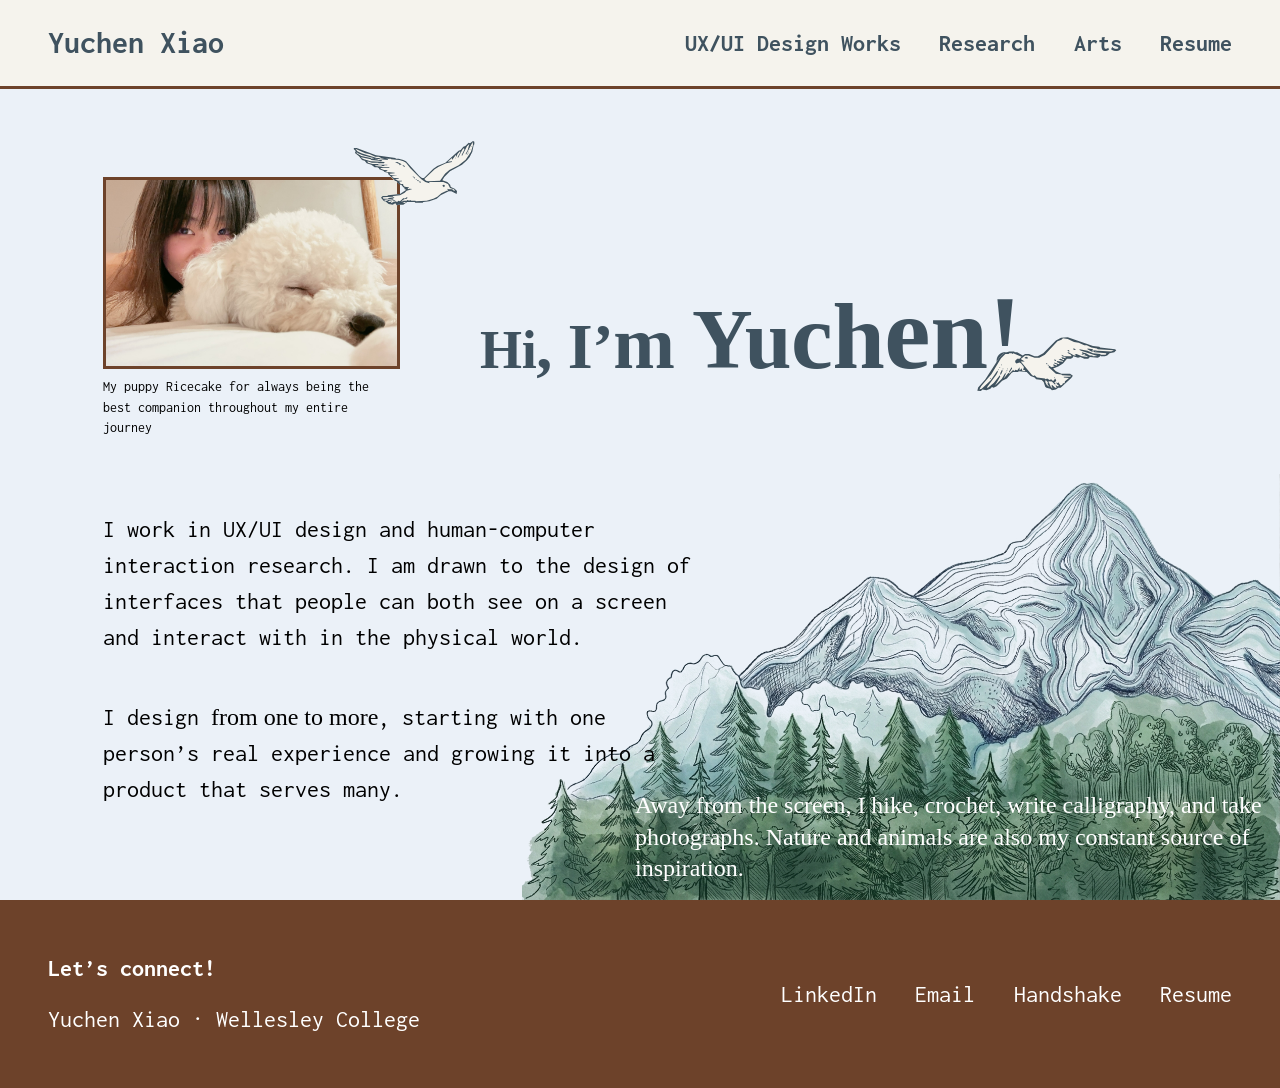
<file: index.html>
<!DOCTYPE html>
<html lang="en">
<head>
<meta charset="utf-8" />
<meta name="viewport" content="width=device-width, initial-scale=1" />
<title>Yuchen Xiao — Designer · Researcher</title>
<link rel="preconnect" href="https://fonts.googleapis.com">
<link rel="preconnect" href="https://fonts.gstatic.com" crossorigin>
<link href="https://fonts.googleapis.com/css2?family=Inconsolata:wght@400;500;700&family=Irish+Grover&display=swap" rel="stylesheet">
<link rel="stylesheet" href="styles.css?v=4">
<style>
  :root {
    --page-bg: #EBF1F8; --header-bg: #F5F3ED; --ink: #3F525F; --brown: var(--footer-bg);
    --gut: 48px; --navH: 89px; --content-x: 103px;
  }
  body { background: var(--page-bg); }

  /* ---- Top nav ---- */
  .topnav { display: flex; align-items: center; justify-content: space-between;
    padding: 16px var(--gut); background: var(--header-bg); border-bottom: 3px solid var(--brown); }
  .topnav .brand { font-family: "Inconsolata", monospace; font-weight: 700; font-size: 32px; color: var(--ink); }
  .topnav-links { display: flex; align-items: center; gap: clamp(24px, 3vw, 52px); }
  .topnav-links a { font-family: "Inconsolata", monospace; font-weight: 700; font-size: 24px; color: var(--ink); }
  .topnav-links a:hover { opacity: .7; }

  /* ---- Hero stage ---- */
  .hp { position: relative; background: var(--page-bg); }
  .hp-stage { position: relative; height: calc(100vh - var(--navH)); min-height: 640px; overflow: hidden; }

  .hp-mountain { position: absolute; right: 0; bottom: 0; width: 758px; z-index: 0; pointer-events: none; user-select: none; }

  /* headshot: left edge at x=103; frame bottom is the title's alignment anchor */
  .hp-headshot { position: absolute; top: 88px; left: var(--content-x); width: 297px; z-index: 3; }
  .hp-headshot .frame { width: 297px; height: 192px; border: 3px solid var(--brown); border-radius: 0; overflow: hidden; line-height: 0; }
  .hp-headshot img { width: 100%; height: 100%; object-fit: cover; display: block; }
  .hp-caption { margin-top: 8px; font-family: "Inconsolata", monospace; font-size: 13.5px; line-height: 1.5; color: #000000; max-width: 297px; text-align: left; }

  /* title: bottom-aligned to headshot frame bottom (top:48 + 192 = 240) via translateY(-100%) */
  .hp-title { position: absolute; top: 296px; left: 480px; transform: translateY(-100%); z-index: 3; color: var(--ink);
    font-family: "Irish Grover", cursive; line-height: 1; white-space: pre; }
  .hp-title span { vertical-align: baseline; }
  .t1 { font-size: 54px; } .t2 { font-size: 64px; } .t3 { font-size: 74px; }
  .t4 { font-size: 84px; } .t5 { font-size: 94px; } .t6 { font-size: 104px; }

  /* ---------- Homepage title reveal ---------- */

.hp-title span {
  display: inline-block;          /* allows transform per span */
  opacity: 0;
  transform: translateY(16px);
  animation: titleRise 0.55s cubic-bezier(.22, 1, .36, 1) forwards;
}

/* stagger */
.hp-title .t1 { animation-delay: 150ms; }
.hp-title .t2 { animation-delay: 260ms; }
.hp-title .t3 { animation-delay: 370ms; }
.hp-title .t4 { animation-delay: 480ms; }
.hp-title .t5 { animation-delay: 590ms; }
.hp-title .t6 { animation-delay: 700ms; }

@keyframes titleRise {
  from {
    opacity: 0;
    transform: translateY(16px);
  }
  to {
    opacity: 1;
    transform: translateY(0);
  }
}

/* Respect reduced-motion preferences */
@media (prefers-reduced-motion: reduce) {
  .hp-title span {
    opacity: 1;
    transform: none;
    animation: none;
  }
}

  .deco-bird { position: absolute; z-index: 4; pointer-events: none; }
  .deco-bird svg { width: 100%; height: auto; display: block; }
  .deco-bird--1 { top: 48px; left: 350px; width: 130px; }   /* bird3 over headshot top-right */
  .deco-bird--2 { top: 30%; left: 76%; width: 150px; }     /* bird4 (unchanged) */

  /* bio: left edge at x=103, black text */
  .hp-bio { position: absolute; top: 52%; left: var(--content-x); width: 50%; max-width: 600px; z-index: 3; }
  .hp-bio p { font-family: "Inconsolata", monospace; font-weight: 400; color: #000000; font-size: 24px; line-height: 1.5; margin: 0 0 44px; text-align: left; }
  .hp-bio p:last-child { margin-bottom: 0; }
  .hp-bio .ig { font-family: "Irish Grover", cursive; font-style: normal; }

  /* nature line: sits lower over the trees */
  /* right-anchored so it tracks the mountain and always sits on the left-bottom trees */
  .hp-nature { position: absolute; right: 10px; bottom: 0.5px; width: 635px; z-index: 2;
    color: #FFFFFF; font-family: "Irish Grover", cursive; font-size: 24px; line-height: 1.3; }

  /* ---- Footer ---- */
  .hp-footer { background: var(--footer-bg); color: #fff; padding: var(--gut);
    display: flex; align-items: center; justify-content: space-between; gap: 32px; flex-wrap: wrap; }
  .hp-footer .foot-left { font-family: "Inconsolata", monospace; }
  .hp-footer .foot-left .lead { font-size: 24px; font-weight: 700; margin-bottom: 10px; }
  .hp-footer .foot-left .who { font-size: 24px; }
  .hp-footer .foot-right { display: flex; align-items: center; gap: clamp(24px, 3vw, 44px); flex-wrap: wrap; }
  .hp-footer .foot-right a { color: #fff; font-family: "Inconsolata", monospace; font-size: 24px; }
  .hp-footer .foot-right a:hover { text-decoration: underline; }

  /* ---- Mobile ---- */
  @media (max-width: 900px) {
    .topnav { flex-wrap: wrap; gap: 10px; padding: 14px 24px; }
    .topnav .brand { font-size: 26px; }
    .topnav-links { flex-basis: 100%; justify-content: space-between; gap: 6px; }
    .topnav-links a { font-size: 15px; }

    .hp-stage { height: auto; min-height: 0; display: flex; flex-direction: column; padding: 28px 24px 0; }
    .hp-headshot, .hp-title, .hp-bio, .hp-nature, .hp-mountain, .deco-bird { position: static; width: auto; max-width: none; transform: none; }
    .hp-headshot { width: 297px; max-width: 100%; }
    .hp-title { white-space: normal; margin: 25px 0; }
    .t1{font-size:30px} .t2{font-size:36px} .t3{font-size:42px} .t4{font-size:48px} .t5{font-size:54px} .t6{font-size:60px}
    .deco-bird { display: none; }
    .hp-bio { margin: 8px 0 28px; } .hp-bio p { font-size: 19px; margin-bottom: 24px; }
    .hp-mountain { width: 118%; margin: 0 -9%; align-self: stretch; }
    .hp-nature { color: var(--ink); font-size: 19px; margin: 50px 0 36px; }
    .hp-footer { flex-direction: column; align-items: flex-start; }
    .hp-footer .foot-left .lead, .hp-footer .foot-left .who, .hp-footer .foot-right a { font-size: 19px; }
  }
</style>
</head>
<body>
  <header class="topnav">
    <a href="index.html" class="brand">Yuchen&nbsp;Xiao</a>
    <nav class="topnav-links" aria-label="Primary">
      <a href="design.html">UX/UI Design Works</a>
      <a href="research.html">Research</a>
      <a href="art.html">Arts</a>
      <a href="resume.pdf" download>Resume</a>
    </nav>
  </header>

  <main class="hp">
    <div class="hp-stage">
      <figure class="hp-headshot">
        <div class="frame"><img src="assets/headshot.jpeg" alt="Yuchen Xiao resting beside her sleeping puppy, Ricecake" /></div>
        <figcaption class="hp-caption">My puppy Ricecake for always being the best companion throughout my entire journey</figcaption>
      </figure>

      <h1 class="hp-title"><span class="t1">Hi</span><span class="t2">, I&rsquo;</span><span class="t3">m</span><span class="t4"> Yu</span><span class="t5">ch</span><span class="t6">en!</span></h1>

      <span class="deco-bird deco-bird--1" aria-hidden="true"><svg class="bird" viewBox="0 0 195 111" xmlns="http://www.w3.org/2000/svg" role="img" aria-label="Decorative gull" fill-rule="evenodd">
  <path class="bird-fill" d="M184.5,6.0 L186.5,7.0 L186.5,11.0 L185.5,12.0 L183.5,22.0 L179.5,30.0 L175.5,35.0 L168.0,41.5 L150.0,51.5 L139.5,63.0 L143.0,66.5 L146.0,67.5 L154.0,76.5 L157.0,77.5 L160.5,81.0 L160.0,85.5 L152.0,81.5 L148.0,81.5 L136.0,87.5 L130.0,92.5 L119.0,96.5 L110.0,97.5 L109.0,98.5 L86.0,97.5 L80.0,101.5 L72.0,101.5 L71.0,102.5 L68.0,100.5 L65.0,100.5 L64.0,101.5 L58.0,100.5 L53.0,96.5 L51.0,96.5 L46.5,91.0 L49.0,88.5 L56.0,88.5 L57.0,87.5 L75.0,85.5 L79.0,83.5 L82.5,80.0 L81.5,77.0 L76.0,71.5 L67.0,65.5 L54.0,52.5 L52.0,52.5 L50.0,50.5 L44.0,48.5 L41.0,45.5 L37.0,45.5 L32.0,41.5 L27.0,40.5 L21.0,35.5 L18.0,34.5 L7.5,24.0 L8.5,21.0 L5.5,18.0 L6.0,16.5 L10.0,16.5 L39.0,27.5 L68.0,31.5 L69.0,32.5 L73.0,32.5 L80.0,34.5 L84.0,36.5 L104.0,58.5 L108.0,61.5 L111.0,61.5 L125.0,47.5 L131.0,43.5 L143.0,38.5 L170.0,14.5 L173.0,13.5 L178.0,8.5 L180.0,9.5 L184.5,6.0Z" fill="#F5F3ED"/>
  <path class="bird-line" d="M184.5,6.0 L186.5,7.0 L186.5,11.0 L185.5,12.0 L183.5,22.0 L179.5,30.0 L175.5,35.0 L168.0,41.5 L150.0,51.5 L141.5,60.0 L138.5,65.0 L146.0,67.5 L150.5,72.0 L150.5,74.0 L152.0,75.5 L157.0,77.5 L160.5,81.0 L160.0,85.5 L152.0,81.5 L148.0,81.5 L136.0,87.5 L130.0,92.5 L119.0,96.5 L110.0,97.5 L109.0,98.5 L98.0,98.5 L97.0,97.5 L86.0,97.5 L84.0,98.5 L82.0,97.5 L78.5,99.0 L83.5,99.0 L80.0,101.5 L72.0,101.5 L71.0,102.5 L70.0,102.5 L68.0,99.5 L64.0,101.5 L58.0,100.5 L53.0,96.5 L51.0,96.5 L46.5,91.0 L49.0,88.5 L56.0,88.5 L57.0,87.5 L75.0,85.5 L84.5,79.0 L82.0,78.5 L81.5,76.0 L80.0,75.5 L77.0,71.5 L75.0,71.5 L71.0,68.5 L70.0,66.5 L67.0,65.5 L66.5,64.0 L57.5,56.0 L57.0,53.5 L52.0,52.5 L50.0,50.5 L44.0,48.5 L43.5,47.0 L41.0,45.5 L37.0,45.5 L32.0,41.5 L25.0,39.5 L22.0,35.5 L18.0,34.5 L13.5,29.0 L7.5,24.0 L8.5,21.0 L5.5,18.0 L6.0,16.5 L10.0,16.5 L39.0,27.5 L68.0,31.5 L69.0,32.5 L73.0,32.5 L80.0,34.5 L84.0,36.5 L104.0,58.5 L108.0,61.5 L111.0,61.5 L125.0,47.5 L131.0,43.5 L143.0,38.5 L163.0,20.5 L166.0,19.5 L170.0,14.5 L173.0,13.5 L178.0,8.5 L180.0,9.5 L184.5,6.0Z M184.0,7.5 L174.0,26.5 L173.5,25.0 L176.5,20.0 L179.0,10.5 L175.5,14.0 L168.0,28.5 L167.5,27.0 L171.5,19.0 L171.0,16.5 L168.5,19.0 L162.0,31.5 L161.5,30.0 L165.5,23.0 L165.0,21.5 L161.5,25.0 L159.0,30.5 L159.0,26.5 L153.0,34.5 L153.0,31.5 L146.5,37.0 L153.0,36.5 L153.0,37.5 L144.0,39.5 L133.0,44.5 L127.0,48.5 L111.5,63.0 L114.0,65.5 L117.0,66.5 L135.0,65.5 L142.5,55.0 L149.0,49.5 L163.0,42.5 L173.5,34.0 L181.5,22.0 L184.5,12.0 L184.0,7.5Z M181.5,14.0 L182.5,14.0 L182.0,15.5 L181.5,14.0Z M180.5,17.0 L181.5,17.0 L180.5,17.0Z M8.0,17.5 L11.0,21.5 L17.0,24.5 L40.0,31.5 L44.0,31.5 L45.0,32.5 L51.5,32.0 L47.0,31.5 L43.0,29.5 L38.0,29.5 L29.0,25.5 L23.0,24.5 L8.0,17.5Z M179.5,18.0 L180.5,18.0 L180.0,19.5 L179.5,18.0Z M178.5,20.0 L179.5,20.0 L178.5,20.0Z M177.5,22.0 L178.5,22.0 L178.0,23.5 L177.5,22.0Z M10.0,22.5 L10.0,24.5 L17.0,28.5 L31.0,31.5 L32.0,32.5 L36.5,32.0 L19.0,27.5 L12.0,24.5 L10.0,22.5Z M176.5,24.0 L177.5,24.0 L177.0,25.5 L176.5,24.0Z M175.5,26.0 L176.5,26.0 L176.0,27.5 L175.5,26.0Z M170.5,30.0 L171.5,30.0 L170.5,30.0Z M17.0,30.5 L17.0,31.5 L21.0,33.5 L31.0,36.5 L52.0,37.5 L51.0,39.5 L43.0,39.5 L42.0,38.5 L33.0,38.5 L26.0,36.5 L27.0,38.5 L34.0,40.5 L42.0,40.5 L43.0,41.5 L56.0,41.5 L56.0,42.5 L52.0,42.5 L51.0,43.5 L48.0,43.5 L47.0,42.5 L38.0,42.5 L38.0,43.5 L48.0,44.5 L49.0,45.5 L59.0,45.5 L59.0,46.5 L46.0,46.5 L46.0,47.5 L51.0,49.5 L56.0,49.5 L56.0,50.5 L52.5,51.0 L56.0,52.5 L67.0,53.5 L67.0,54.5 L59.5,55.0 L60.0,56.5 L63.0,57.5 L71.5,58.0 L63.0,58.5 L64.0,60.5 L66.0,61.5 L73.0,61.5 L73.0,62.5 L67.5,63.0 L72.0,65.5 L78.0,65.5 L78.0,66.5 L72.5,67.0 L74.0,67.5 L76.0,70.5 L80.0,70.5 L79.5,72.0 L82.0,74.5 L88.0,75.5 L88.5,76.0 L86.5,77.0 L87.0,78.5 L89.0,77.5 L93.5,78.0 L85.0,80.5 L82.0,83.5 L75.0,87.5 L65.0,88.5 L64.0,89.5 L49.0,90.5 L50.0,92.5 L57.0,92.5 L58.0,91.5 L66.0,90.5 L66.5,91.0 L64.0,92.5 L51.5,94.0 L52.0,95.5 L56.0,95.5 L57.0,94.5 L65.0,93.5 L65.0,94.5 L59.0,95.5 L56.5,97.0 L60.0,97.5 L63.0,96.5 L61.0,99.5 L68.0,96.5 L71.0,97.5 L72.0,95.5 L75.0,96.5 L79.0,92.5 L81.0,91.5 L82.0,92.5 L85.0,90.5 L86.5,91.0 L85.0,92.5 L81.0,93.5 L78.0,95.5 L77.0,97.5 L80.0,95.5 L85.0,95.5 L86.0,94.5 L89.0,95.5 L90.0,94.5 L92.0,95.5 L98.0,95.5 L99.0,96.5 L115.0,95.5 L125.0,92.5 L131.0,89.5 L137.0,84.5 L145.0,80.5 L147.0,80.5 L146.0,77.5 L148.0,78.5 L153.0,78.5 L155.5,80.0 L155.0,81.5 L156.0,80.5 L157.5,81.0 L156.0,78.5 L150.0,76.5 L147.0,70.5 L140.0,67.5 L119.0,67.5 L119.0,69.5 L113.0,67.5 L107.0,63.5 L90.5,47.0 L84.0,38.5 L80.0,36.5 L74.0,34.5 L62.0,33.5 L61.0,32.5 L55.0,32.5 L54.5,33.0 L57.0,33.5 L57.0,34.5 L38.0,32.5 L38.0,33.5 L41.0,33.5 L42.0,34.5 L47.0,34.5 L48.5,36.0 L45.0,36.5 L44.0,35.5 L32.0,34.5 L31.0,33.5 L17.0,30.5Z M157.5,31.0 L158.5,31.0 L158.0,32.5 L157.5,31.0Z M58.5,35.0 L61.5,35.0 L58.5,35.0Z M151.5,35.0 L152.5,35.0 L151.5,35.0Z M61.5,36.0 L65.5,36.0 L61.5,36.0Z M154.5,36.0 L155.5,36.0 L154.5,36.0Z M65.5,37.0 L67.5,37.0 L65.5,37.0Z M53.5,38.0 L56.5,38.0 L53.5,38.0Z M61.5,38.0 L62.5,38.0 L61.5,38.0Z M67.5,38.0 L71.0,37.5 L77.5,41.0 L74.0,42.5 L74.0,40.5 L67.5,38.0Z M56.5,39.0 L60.5,39.0 L56.5,39.0Z M62.5,39.0 L64.5,39.0 L62.5,39.0Z M60.5,40.0 L61.5,40.0 L60.5,40.0Z M69.5,41.0 L72.5,41.0 L69.5,41.0Z M36.0,41.5 L36.0,42.5 L36.0,41.5Z M77.5,42.0 L78.5,42.0 L77.5,42.0Z M78.5,43.0 L80.0,42.5 L82.0,43.5 L82.5,45.0 L78.5,43.0Z M65.5,45.0 L66.5,45.0 L65.5,45.0Z M82.5,46.0 L84.5,46.0 L82.5,46.0Z M67.5,47.0 L69.5,47.0 L67.5,47.0Z M68.5,49.0 L69.5,49.0 L68.5,49.0Z M71.5,50.0 L74.5,50.0 L71.5,50.0Z M57.5,51.0 L60.5,51.0 L57.5,51.0Z M73.5,53.0 L76.5,53.0 L73.5,53.0Z M124.5,54.0 L125.5,54.0 L124.5,54.0Z M123.5,56.0 L126.5,56.0 L123.5,56.0Z M120.5,57.0 L123.5,57.0 L120.5,57.0Z M93.5,58.0 L97.5,61.0 L97.0,62.5 L93.5,58.0Z M121.5,60.0 L122.5,60.0 L121.5,60.0Z M82.5,61.0 L87.5,61.0 L82.5,61.0Z M90.5,62.0 L93.5,62.0 L90.5,62.0Z M98.5,63.0 L100.5,64.0 L99.0,64.5 L98.5,63.0Z M94.5,64.0 L96.5,64.0 L94.5,64.0Z M100.5,65.0 L102.0,64.5 L103.5,66.0 L102.0,66.5 L100.5,65.0Z M85.5,67.0 L87.5,67.0 L85.5,67.0Z M88.5,67.0 L90.5,67.0 L88.5,67.0Z M95.5,67.0 L97.5,67.0 L95.5,67.0Z M103.5,67.0 L105.0,66.5 L106.5,68.0 L105.0,68.5 L103.5,67.0Z M76.5,68.0 L77.5,68.0 L76.5,68.0Z M78.5,68.0 L80.5,68.0 L78.5,68.0Z M99.5,69.0 L100.5,69.0 L99.5,69.0Z M106.5,69.0 L107.5,69.0 L106.5,69.0Z M100.5,70.0 L103.5,70.0 L100.5,70.0Z M107.5,70.0 L109.5,70.0 L107.5,70.0Z M109.5,71.0 L110.5,71.0 L109.5,71.0Z M139.5,72.0 L141.0,71.5 L142.5,73.0 L141.0,75.5 L138.5,73.0 L139.5,72.0Z M152.0,79.5 L152.0,80.5 L152.0,79.5Z M131.5,84.0 L133.5,84.0 L131.5,84.0Z M134.5,84.0 L136.5,84.0 L134.5,84.0Z M88.5,89.0 L89.5,89.0 L88.5,89.0Z M69.5,90.0 L71.5,90.0 L69.5,90.0Z M73.5,90.0 L74.5,90.0 L73.5,90.0Z M86.5,90.0 L88.5,90.0 L86.5,90.0Z M72.5,91.0 L73.5,91.0 L72.5,91.0Z M97.5,91.0 L98.5,91.0 L97.5,91.0Z M68.5,92.0 L71.5,92.0 L68.5,92.0Z M111.5,92.0 L112.5,92.0 L111.5,92.0Z M65.5,93.0 L68.5,93.0 L65.5,93.0Z M72.5,93.0 L74.5,93.0 L72.5,93.0Z M68.5,94.0 L69.5,94.0 L68.5,94.0Z M70.5,94.0 L72.5,94.0 L70.5,94.0Z M75.5,94.0 L76.5,94.0 L75.5,94.0Z M105.5,94.0 L106.5,94.0 L105.5,94.0Z M65.5,95.0 L68.5,95.0 L66.0,96.5 L63.5,96.0 L65.5,95.0Z M74.0,98.5 L74.0,99.5 L74.0,98.5Z" fill="#3F525F"/>
</svg></span>
      <span class="deco-bird deco-bird--2" aria-hidden="true"><svg class="bird" viewBox="0 0 190 82" xmlns="http://www.w3.org/2000/svg" role="img" aria-label="Decorative gull" fill-rule="evenodd">
  <path class="bird-fill" d="M111.5,6.0 L120.0,5.5 L152.0,16.5 L160.0,17.5 L161.0,18.5 L180.0,20.5 L181.5,22.0 L179.0,24.5 L173.0,25.5 L170.0,28.5 L161.0,29.5 L158.0,31.5 L148.0,30.5 L146.0,32.5 L141.0,32.5 L136.0,30.5 L133.0,31.5 L128.0,29.5 L124.0,32.5 L120.0,32.5 L114.0,38.5 L107.0,42.5 L103.5,46.0 L109.0,50.5 L112.0,51.5 L123.0,51.5 L126.5,54.0 L124.5,57.0 L111.0,69.5 L108.0,69.5 L105.0,71.5 L100.0,72.5 L98.0,70.5 L93.0,69.5 L91.5,68.0 L90.5,64.0 L86.0,59.5 L80.0,58.5 L78.0,56.5 L73.0,54.5 L68.0,49.5 L58.0,48.5 L57.0,49.5 L51.0,49.5 L43.0,57.5 L37.0,60.5 L30.0,67.5 L26.0,69.5 L24.0,68.5 L22.0,70.5 L17.0,72.5 L12.0,71.5 L10.0,73.5 L5.5,73.0 L6.5,69.0 L15.5,59.0 L33.5,31.0 L39.0,25.5 L46.0,23.5 L52.0,23.5 L53.0,24.5 L56.0,24.5 L63.0,28.5 L66.0,26.5 L71.0,26.5 L78.0,29.5 L82.0,29.5 L89.0,25.5 L105.0,9.5 L111.5,6.0Z" fill="#F5F3ED"/>
  <path class="bird-line" d="M111.5,6.0 L120.0,5.5 L152.0,16.5 L160.0,17.5 L161.0,18.5 L180.0,20.5 L181.5,22.0 L179.0,24.5 L173.0,25.5 L170.0,28.5 L167.0,29.5 L162.0,29.5 L161.0,28.5 L160.5,30.0 L158.0,31.5 L148.0,30.5 L146.0,32.5 L141.0,32.5 L136.0,30.5 L133.0,31.5 L127.0,29.5 L126.5,31.0 L124.0,32.5 L119.0,32.5 L114.0,38.5 L108.0,42.5 L101.5,45.0 L105.0,48.5 L109.0,50.5 L112.0,51.5 L123.0,51.5 L126.5,54.0 L124.5,57.0 L111.0,69.5 L108.0,69.5 L105.0,71.5 L100.0,72.5 L98.0,70.5 L93.0,69.5 L91.5,68.0 L89.5,62.0 L87.0,59.5 L80.0,58.5 L78.0,56.5 L73.0,54.5 L68.0,49.5 L58.0,48.5 L57.0,49.5 L51.0,49.5 L49.0,50.5 L43.0,57.5 L37.0,60.5 L30.0,67.5 L26.0,69.5 L24.0,68.5 L22.0,70.5 L17.0,72.5 L12.0,71.5 L10.0,73.5 L5.5,73.0 L6.5,69.0 L15.5,59.0 L33.5,31.0 L39.0,25.5 L46.0,23.5 L52.0,23.5 L53.0,24.5 L56.0,24.5 L63.0,28.5 L66.0,26.5 L71.0,26.5 L78.0,29.5 L82.0,29.5 L89.0,25.5 L105.0,9.5 L111.5,6.0Z M114.0,6.5 L112.0,8.5 L107.0,10.5 L91.0,27.5 L84.0,31.5 L78.0,31.5 L70.0,28.5 L66.0,28.5 L60.5,33.0 L65.5,36.0 L60.5,36.0 L75.0,53.5 L77.0,54.5 L78.0,53.5 L81.0,56.5 L91.0,57.5 L92.0,58.5 L94.0,57.5 L97.0,59.5 L99.0,58.5 L101.0,60.5 L102.0,60.5 L104.0,57.5 L105.5,60.0 L104.0,62.5 L102.5,62.0 L104.5,64.0 L104.0,65.5 L100.0,61.5 L95.5,61.0 L98.5,68.0 L101.0,70.5 L99.5,67.0 L100.0,65.5 L104.0,69.5 L106.0,69.5 L104.5,66.0 L107.0,67.5 L108.0,67.5 L108.5,66.0 L107.0,65.5 L105.0,62.5 L107.0,63.5 L108.0,62.5 L111.0,66.5 L113.0,65.5 L114.0,63.5 L116.0,63.5 L116.5,61.0 L121.5,57.0 L115.0,56.5 L115.0,55.5 L123.0,55.5 L124.5,54.0 L113.0,53.5 L112.0,52.5 L105.0,51.5 L95.5,43.0 L97.0,41.5 L99.0,43.5 L103.0,42.5 L103.5,42.0 L101.5,41.0 L102.0,39.5 L106.0,41.5 L106.5,40.0 L103.0,38.5 L103.0,37.5 L109.0,39.5 L109.5,38.0 L107.0,37.5 L106.0,35.5 L114.0,36.5 L114.0,35.5 L108.5,34.0 L111.0,32.5 L115.0,34.5 L115.5,33.0 L113.0,32.5 L112.0,30.5 L117.5,32.0 L117.0,30.5 L113.0,29.5 L112.0,27.5 L116.0,29.5 L125.0,29.5 L124.0,27.5 L119.5,25.0 L121.0,24.5 L128.0,28.5 L130.0,28.5 L130.5,28.0 L128.5,27.0 L131.0,26.5 L138.0,29.5 L145.0,30.5 L145.0,29.5 L140.5,28.0 L142.0,27.5 L142.0,26.5 L138.0,27.5 L137.5,27.0 L139.5,26.0 L138.0,25.5 L138.0,24.5 L143.0,25.5 L148.0,28.5 L151.0,28.5 L152.0,29.5 L157.5,29.0 L137.0,22.5 L135.0,21.5 L135.0,20.5 L145.0,22.5 L152.0,25.5 L161.0,26.5 L162.0,27.5 L168.0,27.5 L169.0,25.5 L154.0,24.5 L153.0,23.5 L150.0,23.5 L145.0,20.5 L145.0,19.5 L152.0,20.5 L151.0,22.5 L157.0,21.5 L157.5,22.0 L155.0,22.5 L155.0,23.5 L158.0,22.5 L175.0,23.5 L178.5,22.0 L158.0,20.5 L157.0,19.5 L150.0,18.5 L144.0,15.5 L141.0,15.5 L134.0,12.5 L128.0,11.5 L120.0,7.5 L114.0,6.5Z M124.5,19.0 L126.5,19.0 L124.5,19.0Z M130.5,19.0 L132.5,19.0 L130.5,19.0Z M141.5,19.0 L143.5,19.0 L141.5,19.0Z M126.5,20.0 L128.0,19.5 L130.5,21.0 L128.0,21.5 L126.5,20.0Z M132.5,20.0 L134.5,20.0 L132.5,20.0Z M119.5,22.0 L121.0,21.5 L122.5,23.0 L121.0,23.5 L119.5,22.0Z M130.5,22.0 L132.5,22.0 L130.5,22.0Z M115.5,23.0 L117.5,23.0 L115.5,23.0Z M132.5,23.0 L135.5,23.0 L132.5,23.0Z M117.5,24.0 L118.5,24.0 L117.5,24.0Z M122.5,24.0 L124.5,24.0 L122.5,24.0Z M135.5,24.0 L137.5,24.0 L135.5,24.0Z M160.0,23.5 L160.0,24.5 L160.0,23.5Z M124.5,25.0 L126.5,25.0 L124.5,25.0Z M132.5,25.0 L133.5,25.0 L132.5,25.0Z M46.0,25.5 L45.0,26.5 L41.0,26.5 L35.5,32.0 L23.5,52.0 L10.5,67.0 L8.0,71.5 L11.0,70.5 L22.5,60.0 L31.0,47.5 L31.5,49.0 L29.5,53.0 L17.5,69.0 L19.0,69.5 L26.5,63.0 L34.0,53.5 L34.5,55.0 L28.0,66.5 L36.5,58.0 L41.0,50.5 L41.5,52.0 L39.0,57.5 L45.0,50.5 L46.0,51.5 L51.0,46.5 L52.0,48.5 L54.0,46.5 L56.0,47.5 L59.0,43.5 L59.0,47.5 L62.0,44.5 L62.0,47.5 L65.0,48.5 L66.5,47.0 L63.5,47.0 L64.5,43.0 L61.0,38.5 L59.0,37.5 L55.0,38.5 L53.5,37.0 L53.5,35.0 L56.0,32.5 L59.0,32.5 L61.5,30.0 L51.0,25.5 L50.0,26.5 L49.0,25.5 L46.0,25.5Z M108.5,26.0 L110.5,26.0 L108.5,26.0Z M126.5,26.0 L128.5,26.0 L126.5,26.0Z M134.5,26.0 L136.5,26.0 L134.5,26.0Z M110.5,27.0 L111.5,27.0 L110.5,27.0Z M108.5,29.0 L109.5,29.0 L108.5,29.0Z M67.5,30.0 L69.5,31.0 L69.0,32.5 L65.5,32.0 L65.5,31.0 L67.5,30.0Z M106.5,30.0 L107.5,30.0 L106.5,30.0Z M110.5,30.0 L111.5,30.0 L110.5,30.0Z M107.5,31.0 L108.5,31.0 L107.5,31.0Z M105.5,32.0 L106.5,32.0 L105.5,32.0Z M106.5,33.0 L108.5,33.0 L106.5,33.0Z M102.5,34.0 L104.0,33.5 L105.5,35.0 L104.0,35.5 L102.5,34.0Z M98.5,37.0 L99.5,37.0 L98.5,37.0Z M101.5,37.0 L102.5,37.0 L101.5,37.0Z M92.5,38.0 L94.5,39.0 L93.0,39.5 L92.5,38.0Z M36.5,39.0 L37.5,39.0 L36.5,39.0Z M35.5,40.0 L36.5,40.0 L36.0,41.5 L35.5,40.0Z M94.5,40.0 L96.5,41.0 L95.0,41.5 L94.5,40.0Z M97.5,40.0 L98.5,40.0 L97.5,40.0Z M98.5,41.0 L100.5,41.0 L98.5,41.0Z M34.5,42.0 L35.5,42.0 L34.5,42.0Z M33.5,43.0 L34.5,43.0 L34.0,44.5 L33.5,43.0Z M44.5,44.0 L45.5,44.0 L44.5,44.0Z M48.5,44.0 L49.0,43.5 L49.5,45.0 L46.0,50.5 L45.5,49.0 L48.5,44.0Z M32.5,45.0 L33.5,45.0 L32.5,45.0Z M37.5,45.0 L38.5,45.0 L38.0,46.5 L37.5,45.0Z M43.5,45.0 L44.5,45.0 L44.0,46.5 L43.5,45.0Z M52.5,45.0 L53.5,45.0 L52.5,45.0Z M55.5,45.0 L56.5,45.0 L55.5,45.0Z M29.5,46.0 L30.5,46.0 L29.5,46.0Z M31.5,46.0 L32.5,46.0 L32.0,47.5 L31.5,46.0Z M51.5,46.0 L52.5,46.0 L51.5,46.0Z M54.5,46.0 L55.5,46.0 L54.5,46.0Z M36.5,47.0 L37.0,46.5 L37.5,48.0 L35.0,53.5 L34.5,51.0 L36.5,47.0Z M42.5,47.0 L43.5,47.0 L43.0,48.5 L42.5,47.0Z M27.5,49.0 L28.5,49.0 L27.5,49.0Z M41.5,49.0 L42.5,49.0 L42.0,50.5 L41.5,49.0Z M33.5,50.0 L34.5,50.0 L33.5,50.0Z M26.5,51.0 L27.5,51.0 L26.5,51.0Z M75.5,51.0 L76.5,51.0 L75.5,51.0Z M25.5,52.0 L26.5,52.0 L25.5,52.0Z M32.5,52.0 L33.5,52.0 L32.5,52.0Z M79.5,52.0 L80.5,52.0 L79.5,52.0Z M80.5,53.0 L81.5,53.0 L80.5,53.0Z M24.5,54.0 L25.5,54.0 L24.5,54.0Z M31.5,54.0 L32.5,54.0 L31.5,54.0Z M23.5,55.0 L24.5,55.0 L23.5,55.0Z M30.5,55.0 L31.5,55.0 L30.5,55.0Z M81.5,55.0 L82.5,55.0 L81.5,55.0Z M85.5,55.0 L86.5,55.0 L85.5,55.0Z M22.5,56.0 L23.5,56.0 L22.5,56.0Z M86.5,56.0 L87.5,56.0 L86.5,56.0Z M91.5,56.0 L92.5,56.0 L91.5,56.0Z M94.5,56.0 L95.5,56.0 L94.5,56.0Z M102.5,56.0 L103.5,56.0 L103.0,57.5 L102.5,56.0Z M109.5,56.0 L110.5,56.0 L109.5,56.0Z M21.5,57.0 L22.5,57.0 L22.0,58.5 L21.5,57.0Z M96.5,57.0 L97.5,57.0 L96.5,57.0Z M99.5,57.0 L100.5,57.0 L99.5,57.0Z M111.5,57.0 L114.5,57.0 L111.5,57.0Z M28.5,58.0 L29.5,58.0 L28.5,58.0Z M97.5,58.0 L98.5,58.0 L97.5,58.0Z M114.5,58.0 L117.5,58.0 L114.5,58.0Z M20.5,59.0 L21.5,59.0 L20.5,59.0Z M101.5,59.0 L102.5,59.0 L101.5,59.0Z M110.5,59.0 L111.5,59.0 L110.5,59.0Z M92.0,59.5 L91.5,62.0 L93.5,66.0 L97.0,68.5 L94.5,65.0 L95.5,63.0 L92.0,59.5Z M113.5,60.0 L114.5,60.0 L113.5,60.0Z M92.5,62.0 L93.5,62.0 L92.5,62.0Z M93.5,63.0 L94.5,63.0 L94.0,64.5 L93.5,63.0Z" fill="#3F525F"/>
</svg></span>

      <div class="hp-bio">
        <p>I work in UX/UI design and human-computer interaction research. I am drawn to the design of interfaces that people can both see on a screen and interact with in the physical world.</p>
        <p>I design <span class="ig">from one to more</span>, starting with one person&rsquo;s real experience and growing it into a product that serves many.</p>
      </div>

      <img class="hp-mountain" src="assets/mountain-cut.png" alt="" role="presentation" />

      <p class="hp-nature">Away from the screen, I hike, crochet, write calligraphy, and take photographs. Nature and animals are also my constant source of inspiration.</p>
    </div>
  </main>

  <footer class="hp-footer">
    <div class="foot-left">
      <div class="lead">Let&rsquo;s connect!</div>
      <div class="who">Yuchen Xiao · Wellesley College</div>
    </div>
    <nav class="foot-right" aria-label="Contact">
      <a href="https://www.linkedin.com/in/yuchen-xiao-a57701251/" target="_blank" rel="noopener">LinkedIn</a>
      <a href="mailto:yx106@wellesley.edu">Email</a>
      <a href="https://app.joinhandshake.com/profiles/cx3z9w" target="_blank" rel="noopener">Handshake</a>
      <a href="resume.pdf" download>Resume</a>
    </nav>
  </footer>
</body>
</html>
</file>
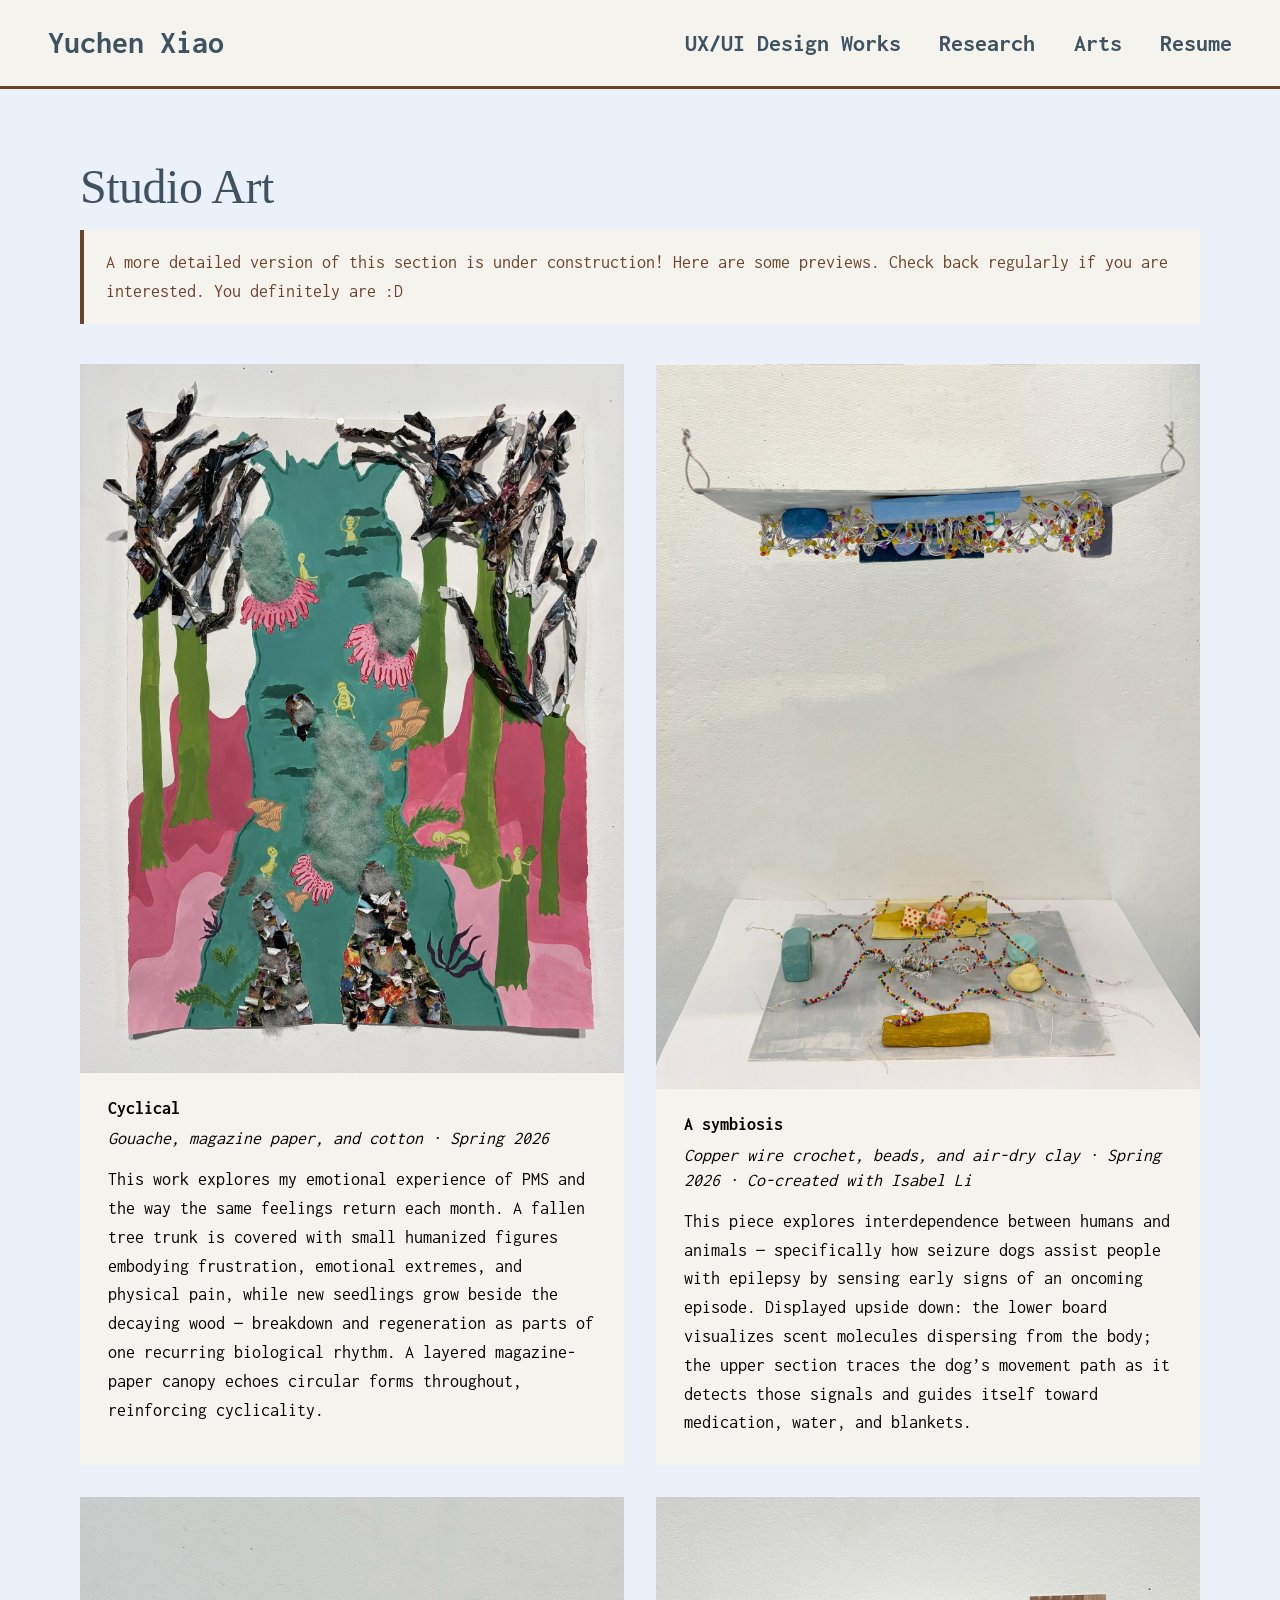
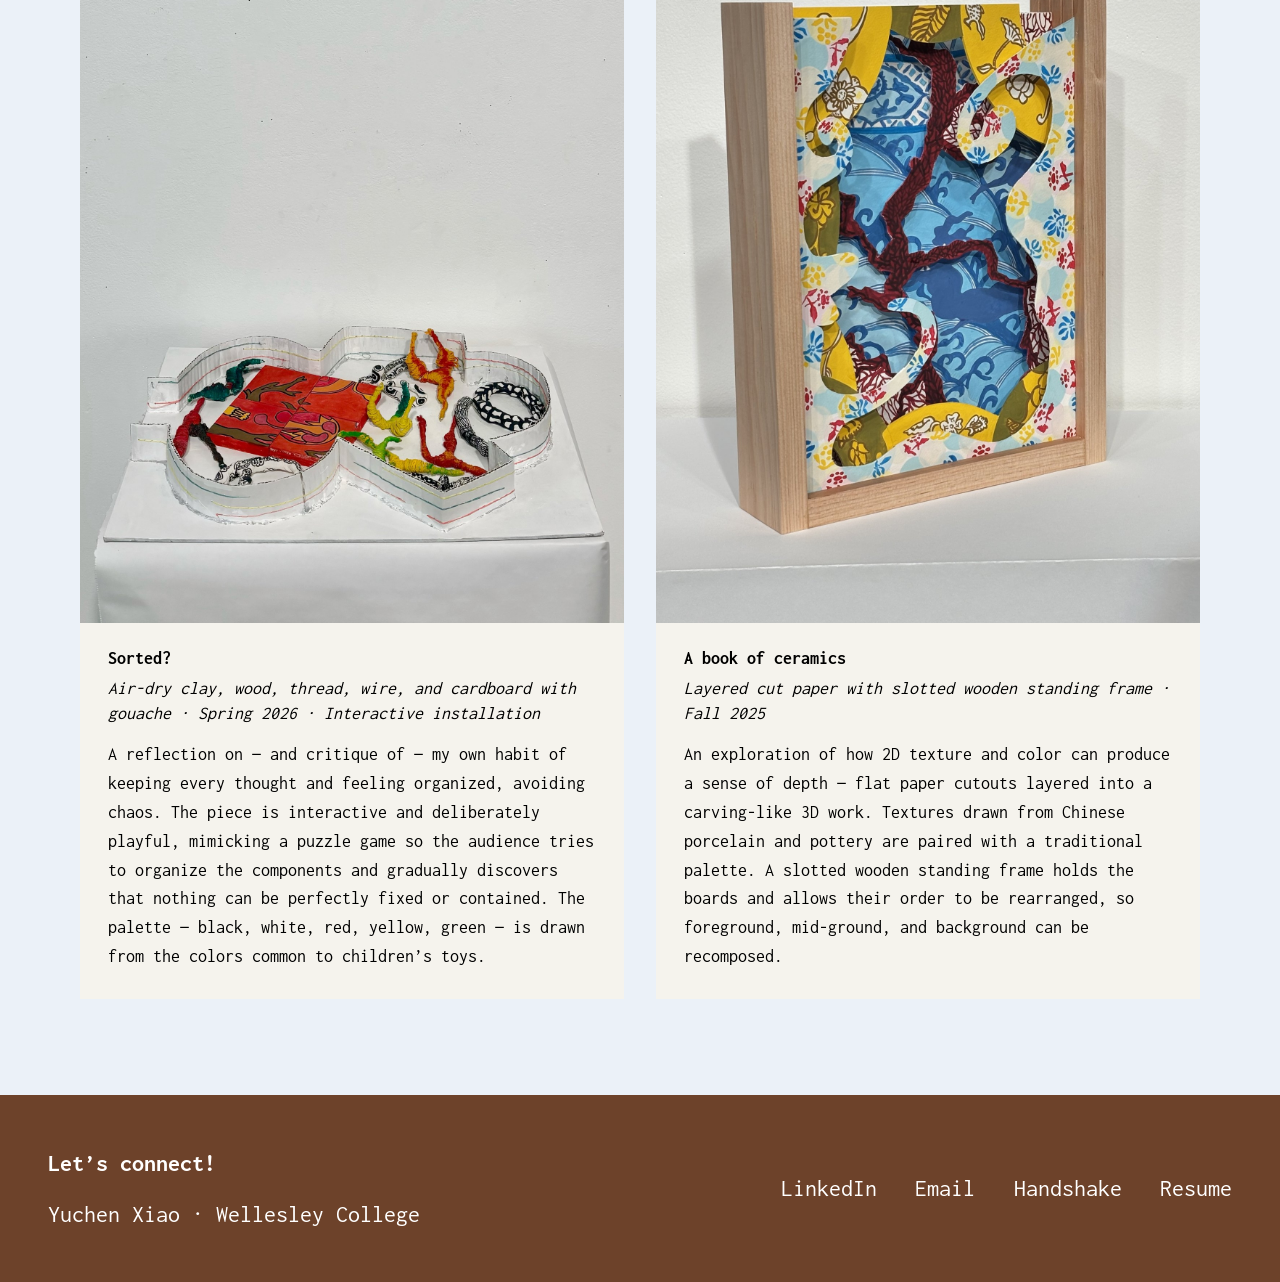
<file: art.html>
<!DOCTYPE html>
<html lang="en">
<head>
<meta charset="utf-8" />
<meta name="viewport" content="width=device-width, initial-scale=1" />
<title>Studio Art — Yuchen Xiao</title>
<link rel="preconnect" href="https://fonts.googleapis.com">
<link rel="preconnect" href="https://fonts.gstatic.com" crossorigin>
<link href="https://fonts.googleapis.com/css2?family=Inconsolata:wght@400;500;700&family=Irish+Grover&display=swap" rel="stylesheet">
<link rel="stylesheet" href="styles.css?v=4">
<style>
  /* ===== Studio Art page ===== */
  .art { width: min(1120px, 100% - 96px); margin: 0 auto; padding: clamp(40px, 6vw, 72px) 0 96px; }
  .art-title { font-family: "Irish Grover", cursive; font-weight: 400; font-size: 48px; color: #3F525F; margin: 0 0 16px; line-height: 1.1; }
  /* top line — boxed note (like the Bee My Eyes note), different color */
  .art-note { border-left: 4px solid #6D422A; background: #F5F3ED; border-radius: 0; padding: 18px 22px; margin: 0 0 40px;
    font-family: "Inconsolata", monospace; font-size: 18px; color: #6D422A; line-height: 1.6; }

  .art-grid { display: grid; grid-template-columns: repeat(2, 1fr); gap: 32px; }
  .art-block { background: #F5F3ED; border-radius: 0; display: flex; flex-direction: column; }
  /* full image, no crop */
  .art-block img { width: 100%; height: auto; display: block; border-radius: 0; }
  .art-text { padding: 24px 28px 28px; }
  .art-name { font-family: "Inconsolata", monospace; font-weight: 700; font-size: 18px; color: #000000; margin: 0 0 6px; line-height: 1.3; }
  .art-medium { font-family: "Inconsolata", monospace; font-weight: 400; font-style: italic; font-size: 18px; color: #000000; margin: 0 0 14px; line-height: 1.4; }
  .art-desc { font-family: "Inconsolata", monospace; font-weight: 400; font-size: 18px; color: #000000; margin: 0; line-height: 1.6; }

  @media (max-width: 820px) {
    .art-title { font-size: 38px; }
    .art-grid { grid-template-columns: 1fr; }
  }
</style>
</head>
<body>
  <header class="topnav">
    <a href="index.html" class="brand">Yuchen&nbsp;Xiao</a>
    <nav class="topnav-links" aria-label="Primary">
      <a href="design.html">UX/UI Design Works</a>
      <a href="research.html">Research</a>
      <a href="art.html" aria-current="page">Arts</a>
      <a href="resume.pdf" download>Resume</a>
    </nav>
  </header>

  <main>
    <div class="art">
      <h1 class="art-title">Studio Art</h1>
      <p class="art-note">A more detailed version of this section is under construction! Here are some previews. Check back regularly if you are interested. You definitely are :D</p>

      <div class="art-grid">

        <!-- 1 -->
        <div class="art-block">
          <img src="assets/art/artproject1/project-1-final.jpg" alt="Cyclical — a fallen tree trunk covered with small humanized figures, with new seedlings growing beside the decaying wood and a layered magazine-paper canopy above" loading="lazy">
          <div class="art-text">
            <p class="art-name">Cyclical</p>
            <p class="art-medium">Gouache, magazine paper, and cotton · Spring 2026</p>
            <p class="art-desc">This work explores my emotional experience of PMS and the way the same feelings return each month. A fallen tree trunk is covered with small humanized figures embodying frustration, emotional extremes, and physical pain, while new seedlings grow beside the decaying wood &mdash; breakdown and regeneration as parts of one recurring biological rhythm. A layered magazine-paper canopy echoes circular forms throughout, reinforcing cyclicality.</p>
          </div>
        </div>

        <!-- 2 -->
        <div class="art-block">
          <img src="assets/art/artproject2/project-2-final-2.jpg" alt="A symbiosis — a three-dimensional copper wire and clay structure with a board tracing scent molecules and a section tracing a dog's movement path" loading="lazy">
          <div class="art-text">
            <p class="art-name">A symbiosis</p>
            <p class="art-medium">Copper wire crochet, beads, and air-dry clay · Spring 2026 · Co-created with Isabel Li</p>
            <p class="art-desc">This piece explores interdependence between humans and animals &mdash; specifically how seizure dogs assist people with epilepsy by sensing early signs of an oncoming episode. Displayed upside down: the lower board visualizes scent molecules dispersing from the body; the upper section traces the dog&rsquo;s movement path as it detects those signals and guides itself toward medication, water, and blankets.</p>
          </div>
        </div>

        <!-- 3 -->
        <div class="art-block">
          <img src="assets/art/artproject3/project-3-final-1.jpg" alt="Sorted? — an interactive installation resembling a puzzle game, with black-and-white patterned clay pieces, bendable thread and wire forms, and printed wood squares inside a painted cardboard container" loading="lazy">
          <div class="art-text">
            <p class="art-name">Sorted?</p>
            <p class="art-medium">Air-dry clay, wood, thread, wire, and cardboard with gouache · Spring 2026 · Interactive installation</p>
            <p class="art-desc">A reflection on &mdash; and critique of &mdash; my own habit of keeping every thought and feeling organized, avoiding chaos. The piece is interactive and deliberately playful, mimicking a puzzle game so the audience tries to organize the components and gradually discovers that nothing can be perfectly fixed or contained. The palette &mdash; black, white, red, yellow, green &mdash; is drawn from the colors common to children&rsquo;s toys.</p>
          </div>
        </div>

        <!-- 4 -->
        <div class="art-block">
          <img src="assets/art/artproject4/project-4-final-1.jpg" alt="A book of ceramics — layered flat paper cutouts forming a carving-like three-dimensional composition in cobalt blue, amber orange, and alabaster white, held in a slotted wooden frame" loading="lazy">
          <div class="art-text">
            <p class="art-name">A book of ceramics</p>
            <p class="art-medium">Layered cut paper with slotted wooden standing frame · Fall 2025</p>
            <p class="art-desc">An exploration of how 2D texture and color can produce a sense of depth &mdash; flat paper cutouts layered into a carving-like 3D work. Textures drawn from Chinese porcelain and pottery are paired with a traditional palette. A slotted wooden standing frame holds the boards and allows their order to be rearranged, so foreground, mid-ground, and background can be recomposed.</p>
          </div>
        </div>

      </div>
    </div>
  </main>

  <footer class="hp-footer">
    <div class="foot-left">
      <div class="lead">Let&rsquo;s connect!</div>
      <div class="who">Yuchen Xiao · Wellesley College</div>
    </div>
    <nav class="foot-right" aria-label="Contact">
      <a href="https://www.linkedin.com/in/yuchen-xiao-a57701251/" target="_blank" rel="noopener">LinkedIn</a>
      <a href="mailto:yx106@wellesley.edu">Email</a>
      <a href="https://app.joinhandshake.com/profiles/cx3z9w" target="_blank" rel="noopener">Handshake</a>
      <a href="resume.pdf" download>Resume</a>
    </nav>
  </footer>
</body>
</html>
</file>
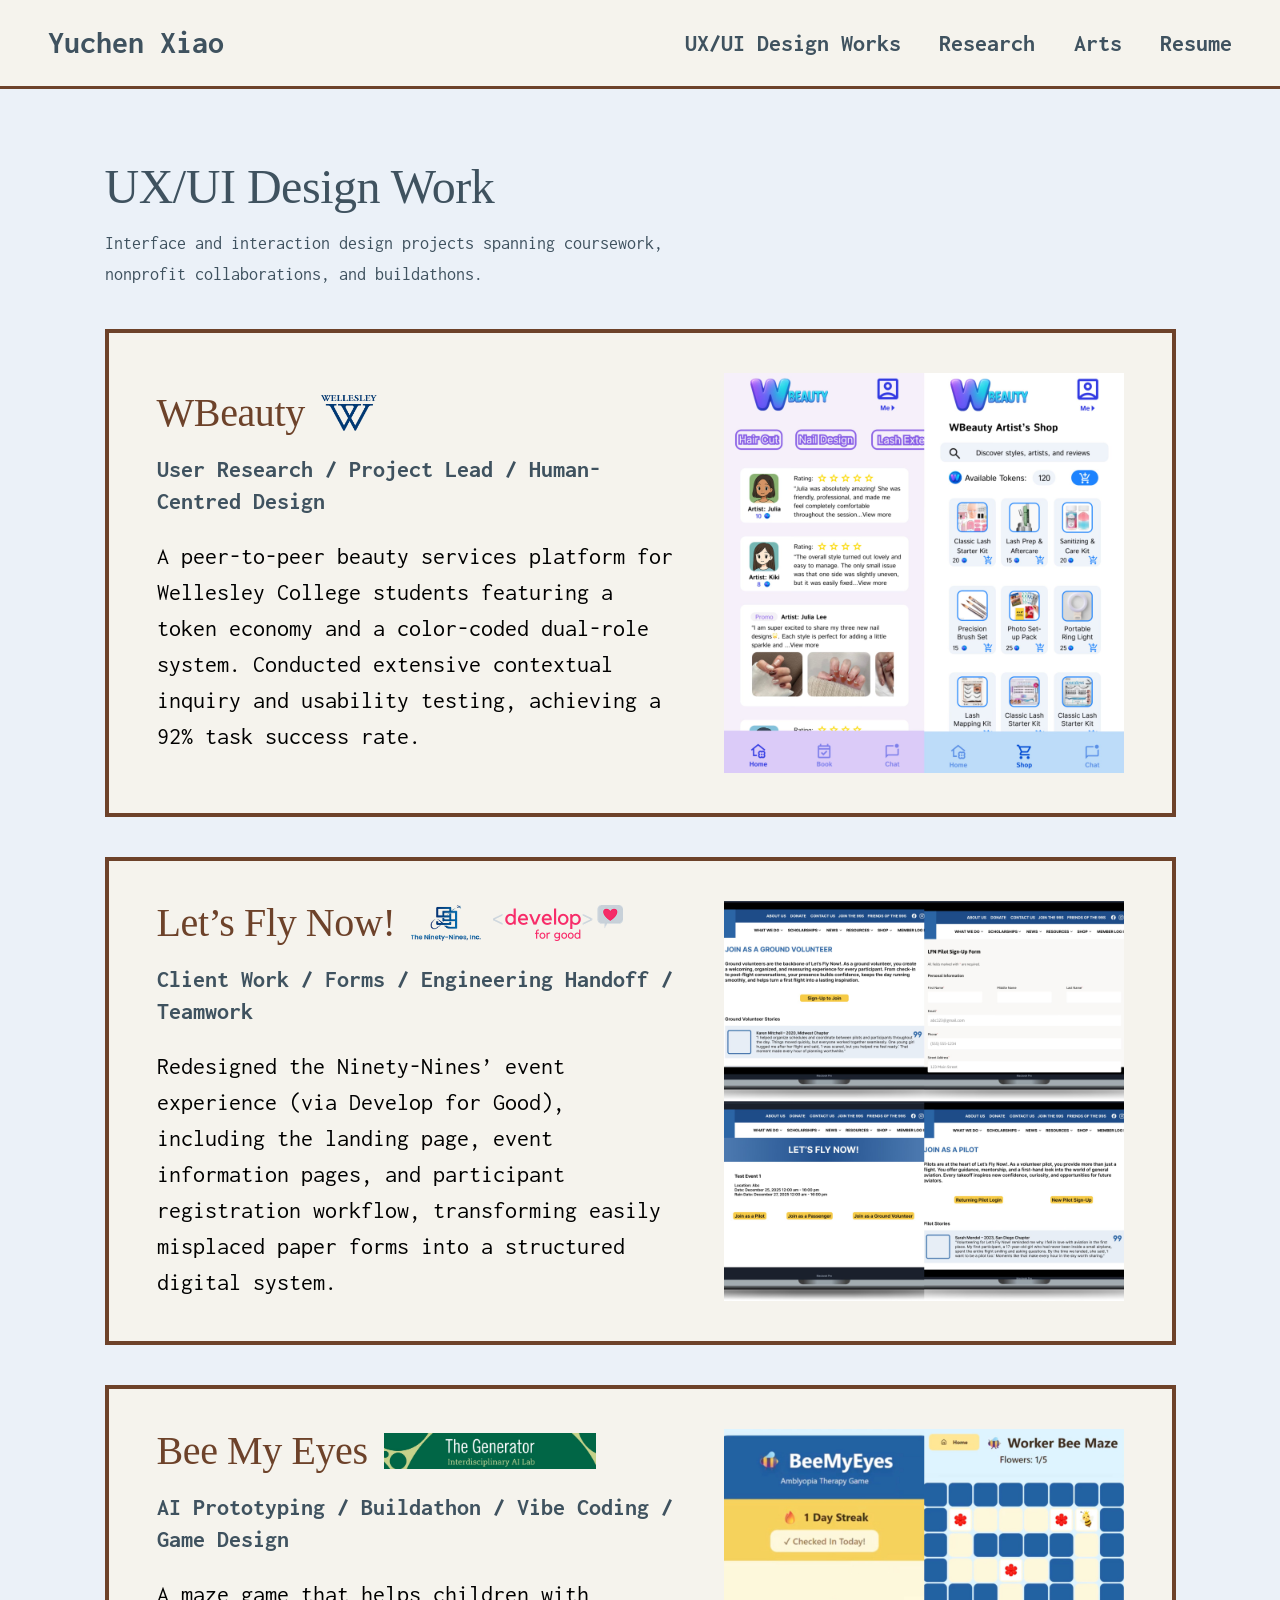
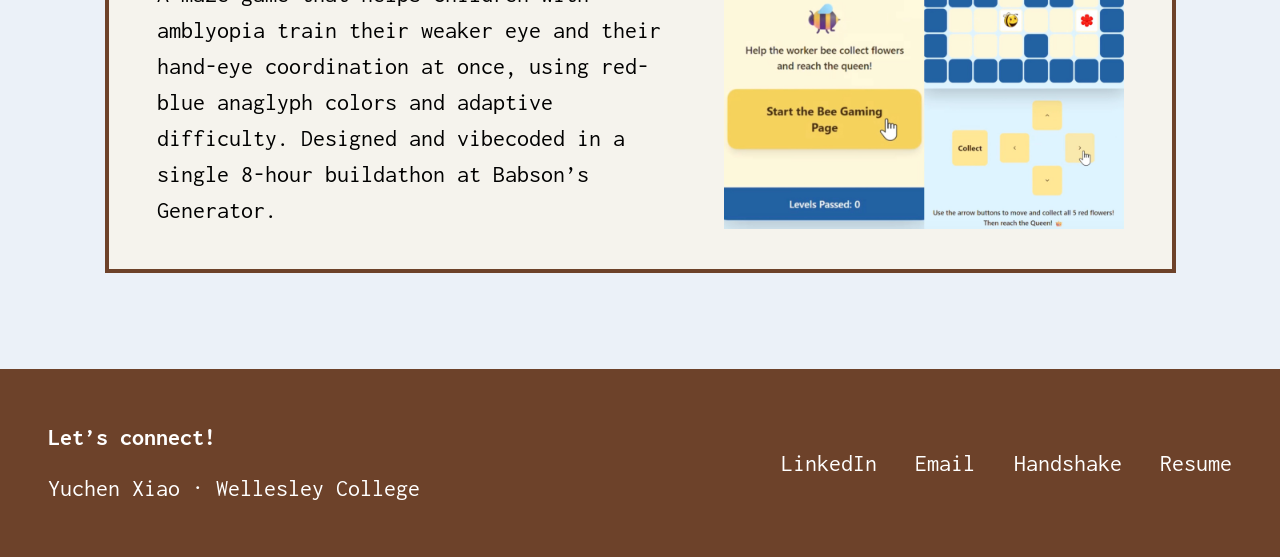
<file: design.html>
<!DOCTYPE html>
<html lang="en">
<head>
<meta charset="utf-8" />
<meta name="viewport" content="width=device-width, initial-scale=1" />
<title>Design — Yuchen Xiao</title>
<link rel="preconnect" href="https://fonts.googleapis.com">
<link rel="preconnect" href="https://fonts.gstatic.com" crossorigin>
<link href="https://fonts.googleapis.com/css2?family=Inconsolata:wght@400;500;700&family=Irish+Grover&display=swap" rel="stylesheet">
<link rel="stylesheet" href="styles.css?v=4">
<style>
  /* ===== Design / Work page (per Yuchen's ideation) ===== */
  .work { width: min(1071px, 100% - 48px); margin: 0 auto; padding: clamp(40px, 6vw, 72px) 0 96px; }

  .work-title { font-family: "Irish Grover", cursive; font-weight: 400; font-size: 48px; color: #3F525F; margin: 0 0 14px; line-height: 1.1; }
  .work-intro { font-family: "Inconsolata", monospace; font-size: 18px; color: #3F525F; margin: 0 0 40px; max-width: 68ch; }

  .work-list { display: flex; flex-direction: column; gap: 40px; }

  .work-item {
    display: flex; align-items: center; gap: 40px;
    width: 100%; min-height: 433px;
    background: #F5F3ED; border: 4px solid #6D422A; border-radius: 0;
    padding: 40px 48px; box-sizing: border-box;
    text-decoration: none; transition: box-shadow var(--ease);
  }
  .work-item:hover { box-shadow: var(--shadow-soft); }

  .work-text { flex: 1 1 auto; min-width: 0; }
  .work-head { display: flex; align-items: center; gap: 16px; flex-wrap: nowrap; margin-bottom: 20px; }
  .work-head h2 { font-family: "Irish Grover", cursive; font-weight: 400; font-size: 40px; color: #6D422A; margin: 0; line-height: 1; flex: 0 1 auto; }
  .work-logos { display: flex; align-items: center; gap: 12px; flex: 0 0 auto; }
  .work-logos img { height: 36px; width: auto; display: block; }

  .work-tags { font-family: "Inconsolata", monospace; font-size: 24px; font-weight: 700; color: #3F525F; margin: 0 0 20px; line-height: 1.35; }
  .work-desc { font-family: "Inconsolata", monospace; font-size: 24px; font-weight: 400; color: #000000; line-height: 1.5; margin: 0; }

  .work-hero { flex: 0 0 400px; }
  .work-hero img { width:auto; max-width: 400px; object-fit: cover; object-position: top center; display: block; border-radius: 0; }

  /* Mobile: stack, hero below text, box grows to fit */
  @media (max-width: 900px) {
    .work-title { font-size: 38px; }
    .work-item { flex-direction: column; align-items: flex-start; min-height: 0; gap: 24px; padding: 28px 24px; }
    .work-hero { flex: none; width: 100%; }
    .work-hero img { width: 100%; height: auto; aspect-ratio: 437 / 350; }
    .work-head h2 { font-size: 32px; }
    .work-tags, .work-desc { font-size: 19px; }
  }
</style>
</head>
<body>
  <header class="topnav">
    <a href="index.html" class="brand">Yuchen&nbsp;Xiao</a>
    <nav class="topnav-links" aria-label="Primary">
      <a href="design.html" aria-current="page">UX/UI Design Works</a>
      <a href="research.html">Research</a>
      <a href="art.html">Arts</a>
      <a href="resume.pdf" download>Resume</a>
    </nav>
  </header>

  <main>
    <div class="work">
      <h1 class="work-title">UX/UI Design Work</h1>
      <p class="work-intro">Interface and interaction design projects spanning coursework, nonprofit collaborations, and buildathons.</p>

      <div class="work-list">

        <!-- WBeauty -->
        <a class="work-item" href="wbeauty.html">
          <div class="work-text">
            <div class="work-head">
              <h2>WBeauty</h2>
              <span class="work-logos"><img src="assets/wellesley.png" alt="Wellesley College logo"></span>
            </div>
            <p class="work-tags">User Research / Project Lead / Human-Centred Design</p>
            <p class="work-desc">A peer-to-peer beauty services platform for Wellesley College students featuring a token economy and a color-coded dual-role system. Conducted extensive contextual inquiry and usability testing, achieving a 92% task success rate.</p>
          </div>
          <div class="work-hero"><img src="assets/fontW.jpeg" alt="WBeauty client home screen" loading="lazy"></div>
        </a>

        <!-- Let's Fly Now -->
        <a class="work-item" href="lets-fly-now.html">
          <div class="work-text">
            <div class="work-head">
              <h2>Let&rsquo;s Fly Now!</h2>
              <span class="work-logos">
                <img src="assets/99s.png" alt="The Ninety-Nines logo">
                <img src="assets/develop4good.png" alt="Develop for Good logo">
              </span>
            </div>
            <p class="work-tags">Client Work / Forms / Engineering Handoff / Teamwork</p>
            <p class="work-desc">Redesigned the Ninety-Nines&rsquo; event experience (via Develop for Good), including the landing page, event information pages, and participant registration workflow, transforming easily misplaced paper forms into a structured digital system.</p>
          </div>
          <div class="work-hero"><img src="assets/fontL.jpeg" alt="Let's Fly Now landing page" loading="lazy"></div>
        </a>

        <!-- Bee My Eyes -->
        <a class="work-item" href="bee-my-eyes.html">
          <div class="work-text">
            <div class="work-head">
              <h2>Bee My Eyes</h2>
              <span class="work-logos"><img src="assets/babson.jpg" alt="Babson College logo"></span>
            </div>
            <p class="work-tags">AI Prototyping / Buildathon / Vibe Coding / Game Design</p>
            <p class="work-desc">A maze game that helps children with amblyopia train their weaker eye and their hand-eye coordination at once, using red-blue anaglyph colors and adaptive difficulty. Designed and vibecoded in a single 8-hour buildathon at Babson&rsquo;s Generator.</p>
          </div>
          <div class="work-hero"><img src="assets/fontB.jpeg" alt="Bee My Eyes game page" loading="lazy"></div>
        </a>

      </div>
    </div>
  </main>

  <footer class="hp-footer">
    <div class="foot-left">
      <div class="lead">Let&rsquo;s connect!</div>
      <div class="who">Yuchen Xiao · Wellesley College</div>
    </div>
    <nav class="foot-right" aria-label="Contact">
      <a href="https://www.linkedin.com/in/yuchen-xiao-a57701251/" target="_blank" rel="noopener">LinkedIn</a>
      <a href="mailto:yx106@wellesley.edu">Email</a>
      <a href="https://app.joinhandshake.com/profiles/cx3z9w" target="_blank" rel="noopener">Handshake</a>
      <a href="resume.pdf" download>Resume</a>
    </nav>
  </footer>
  <script src="app.js"></script>
</body>
</html>
</file>
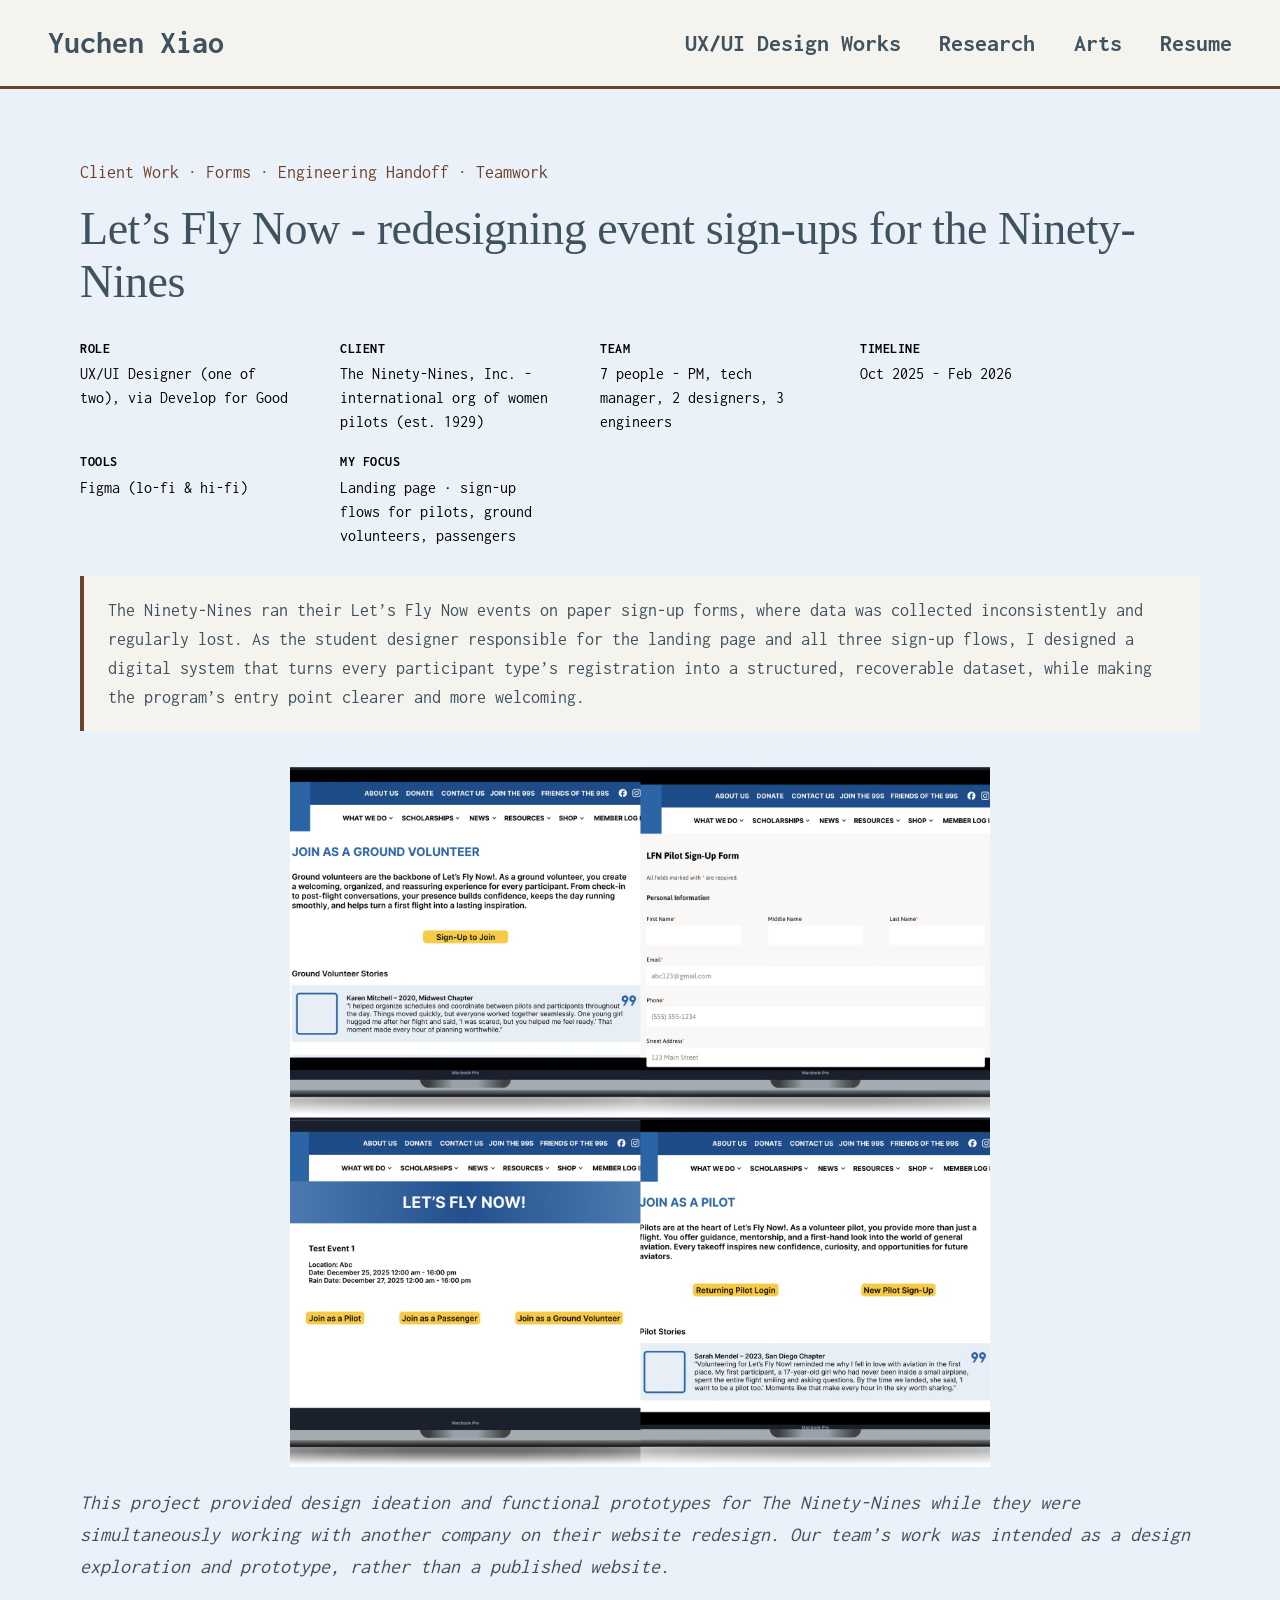
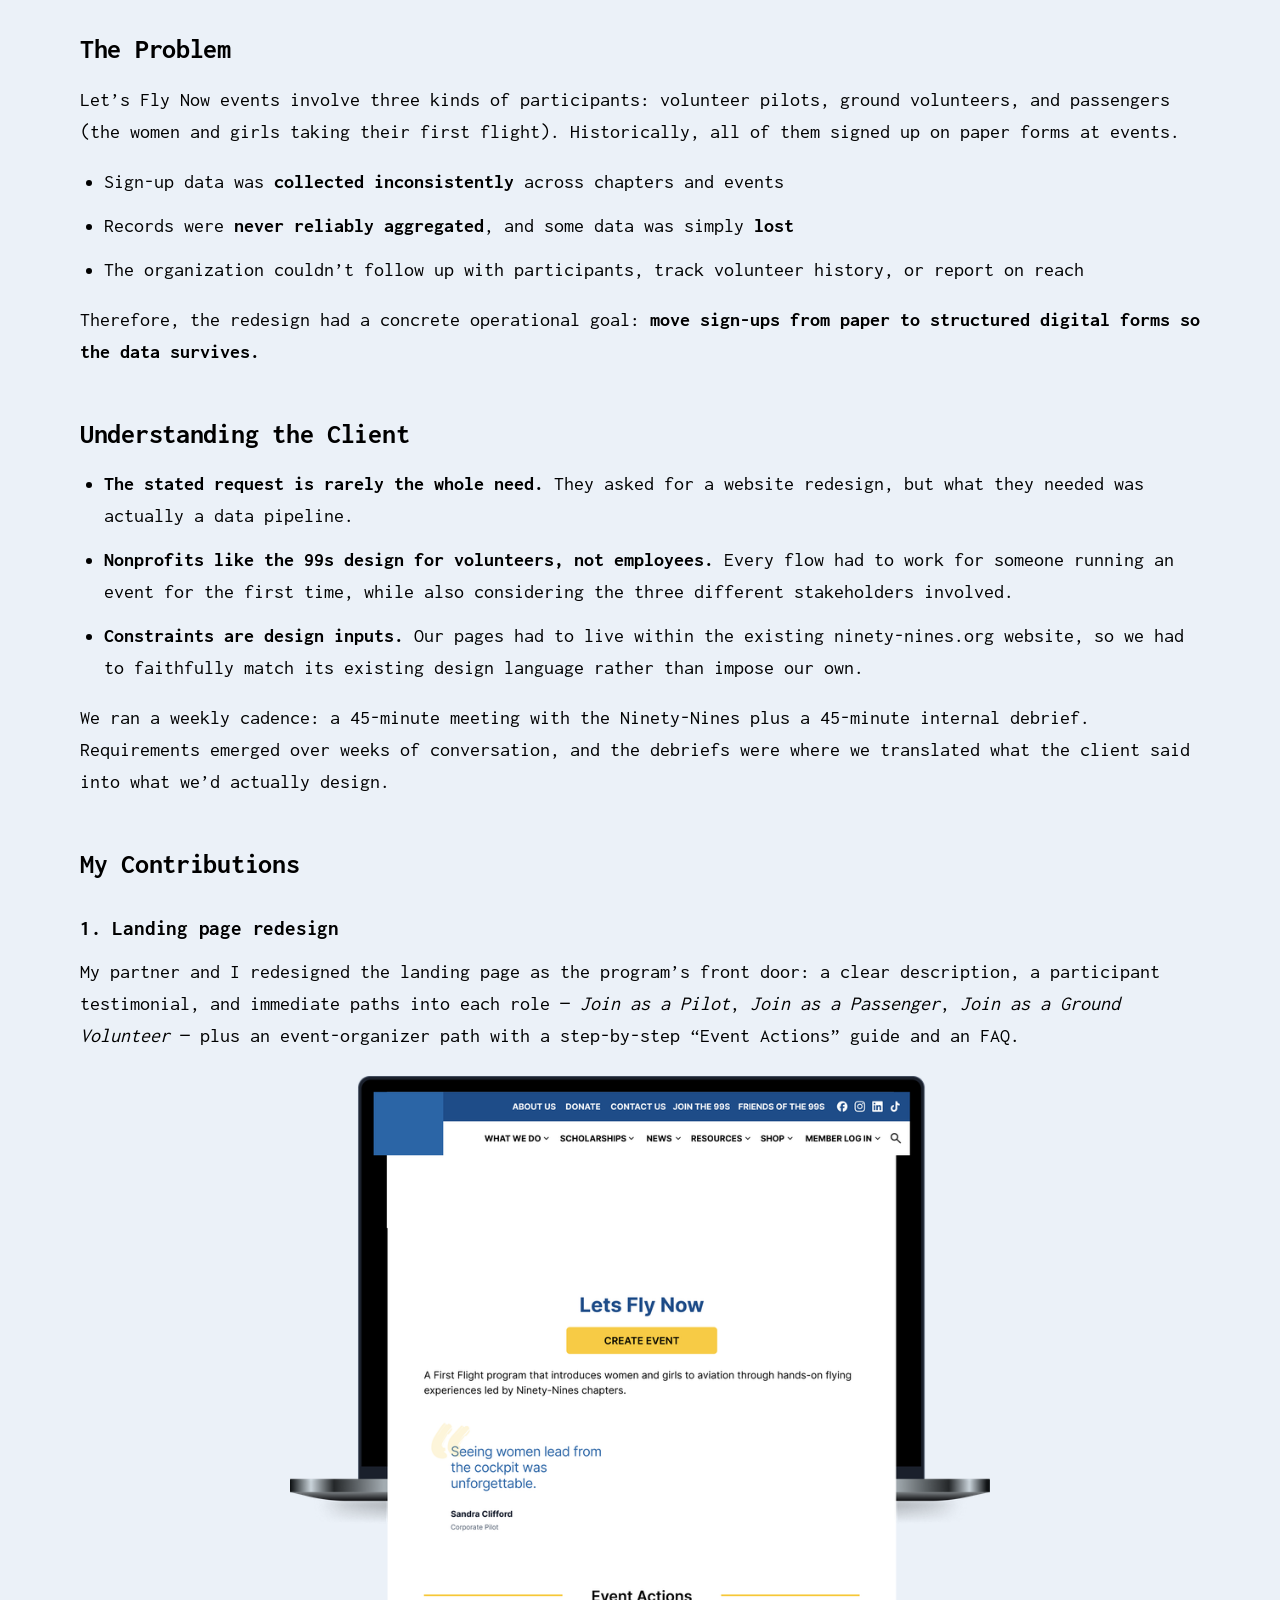
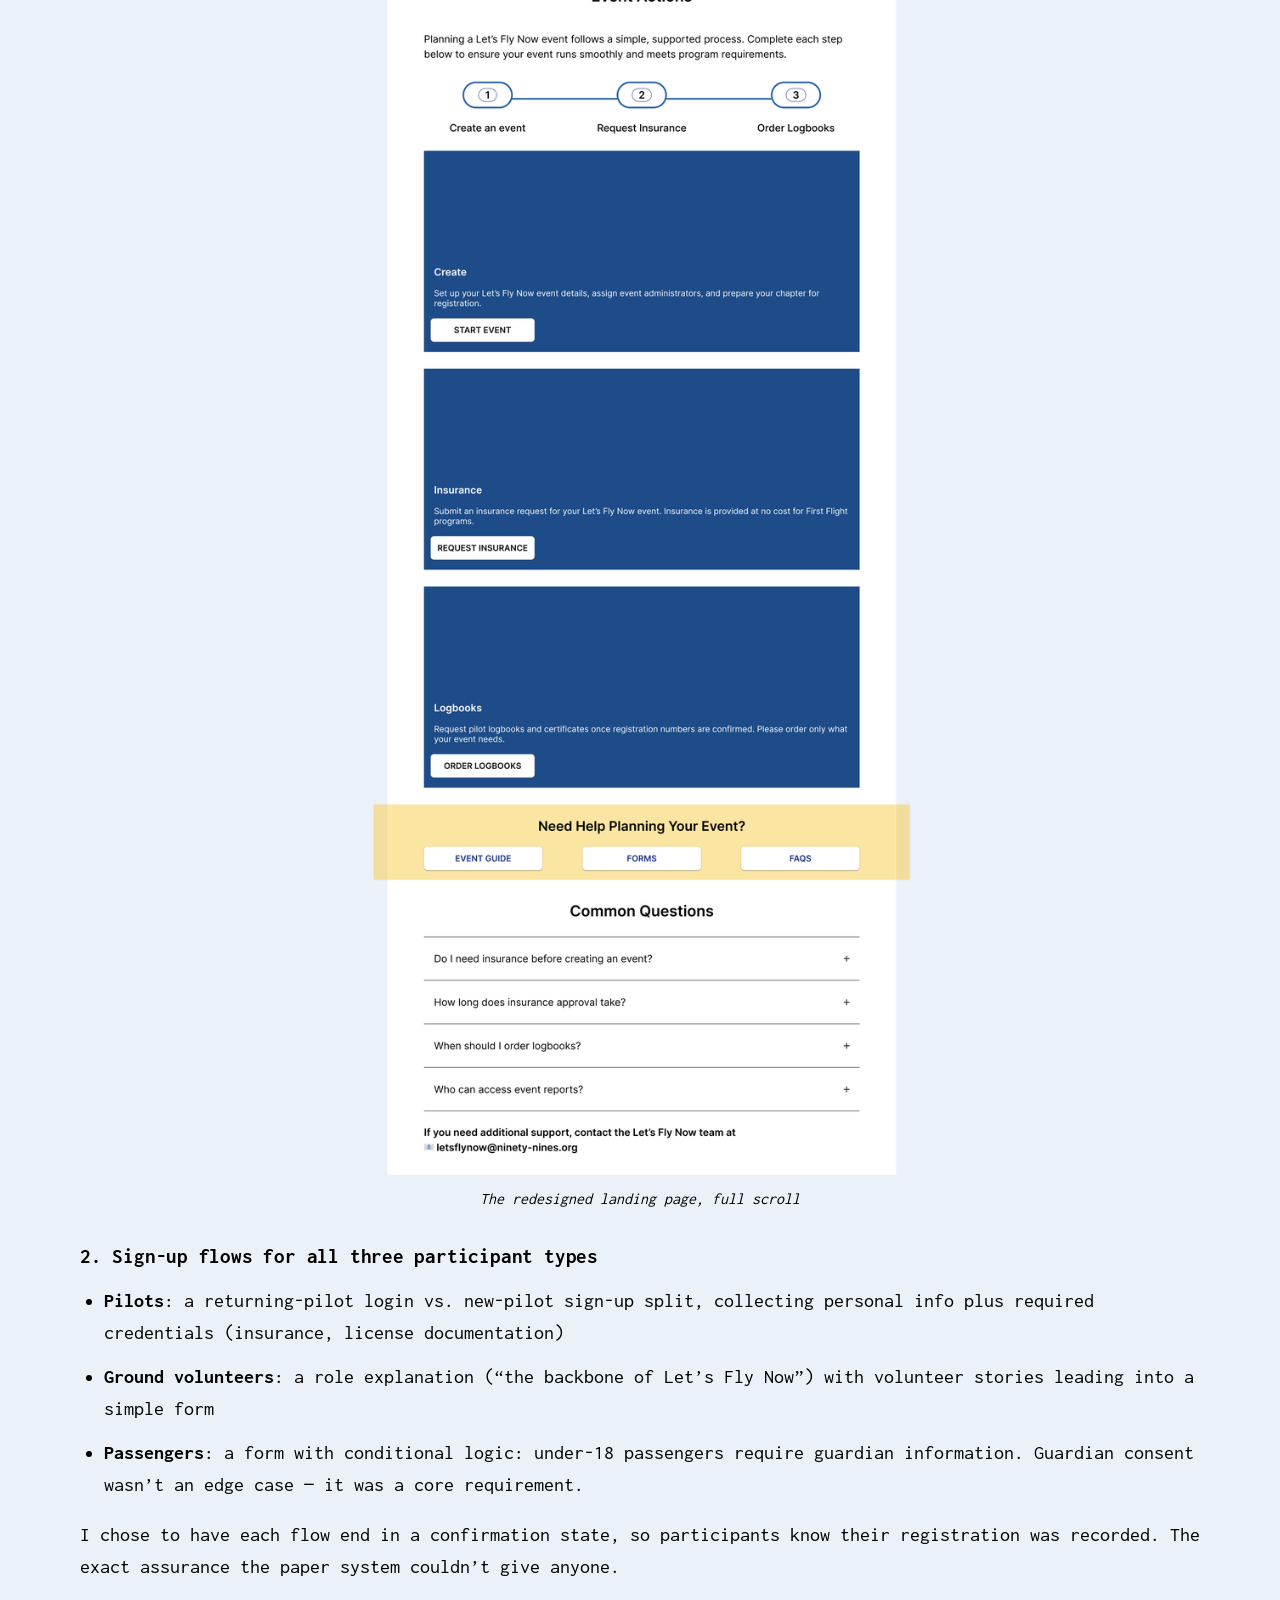
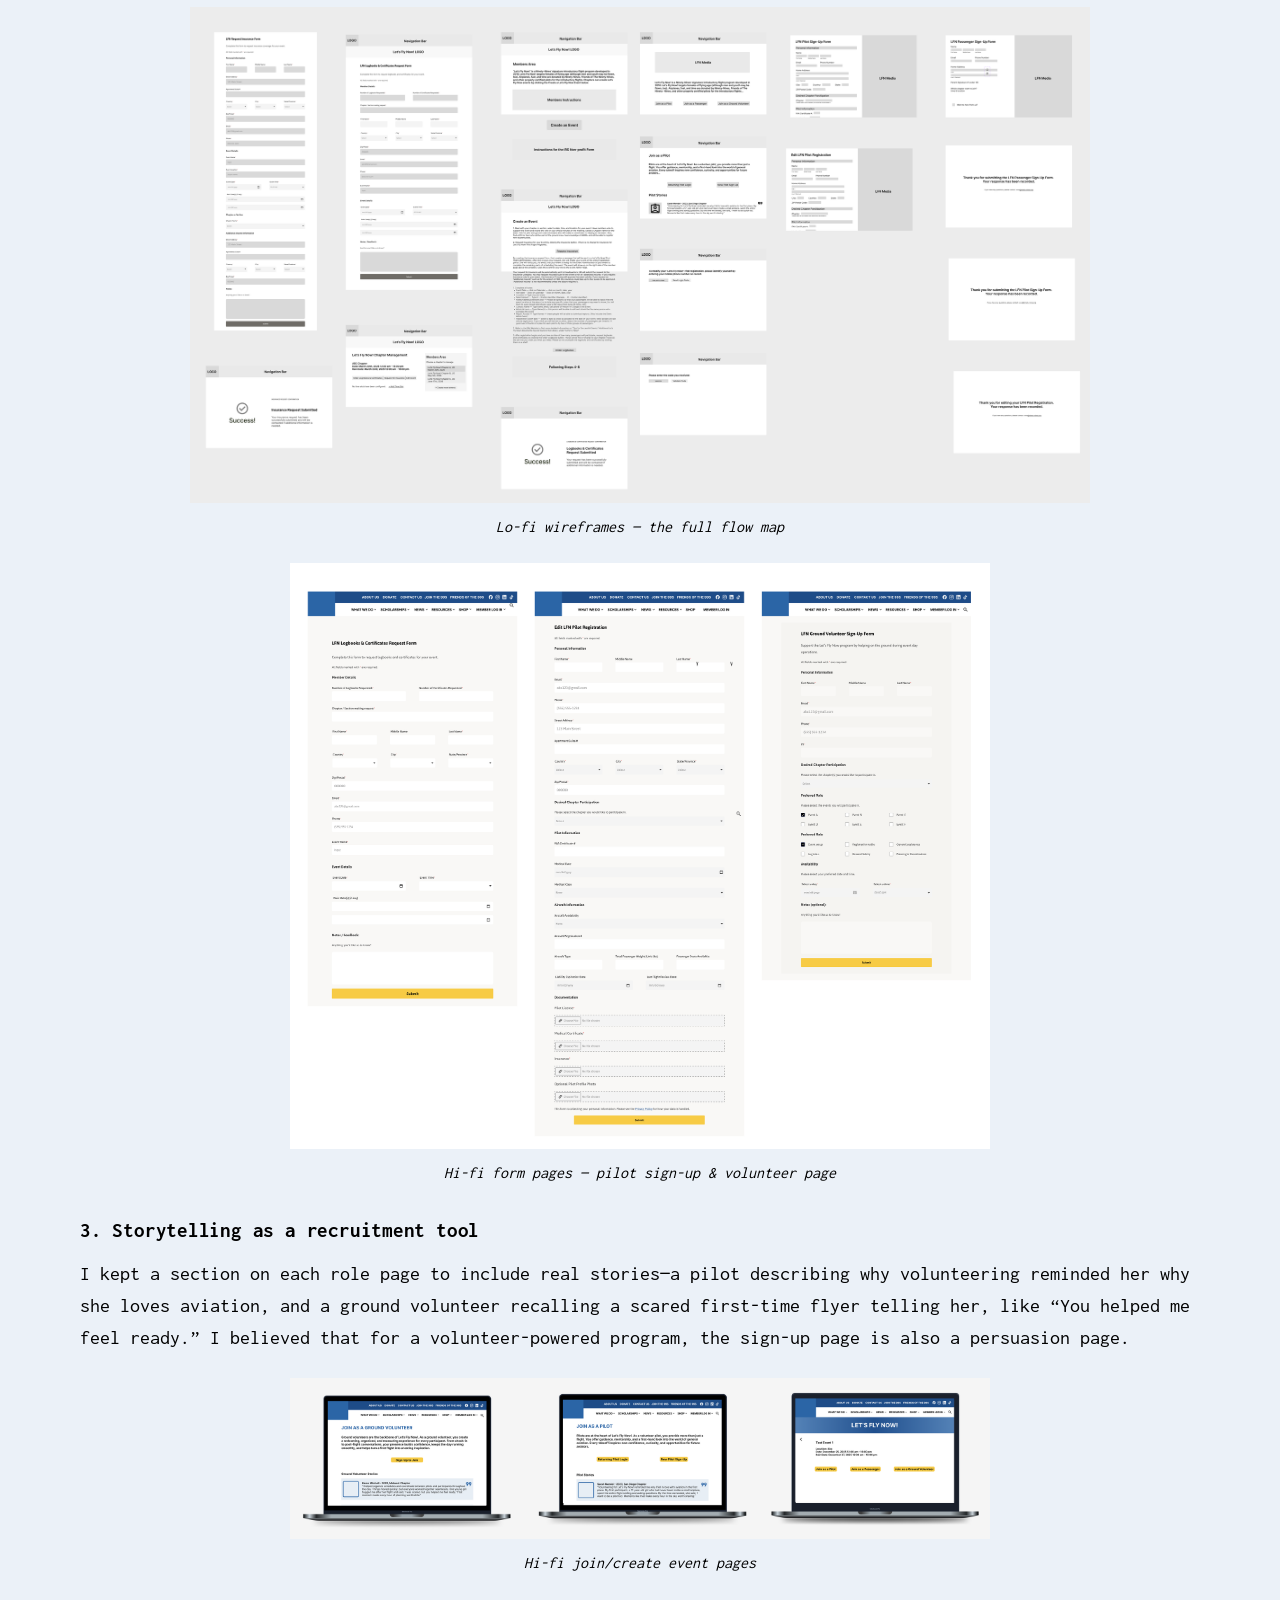
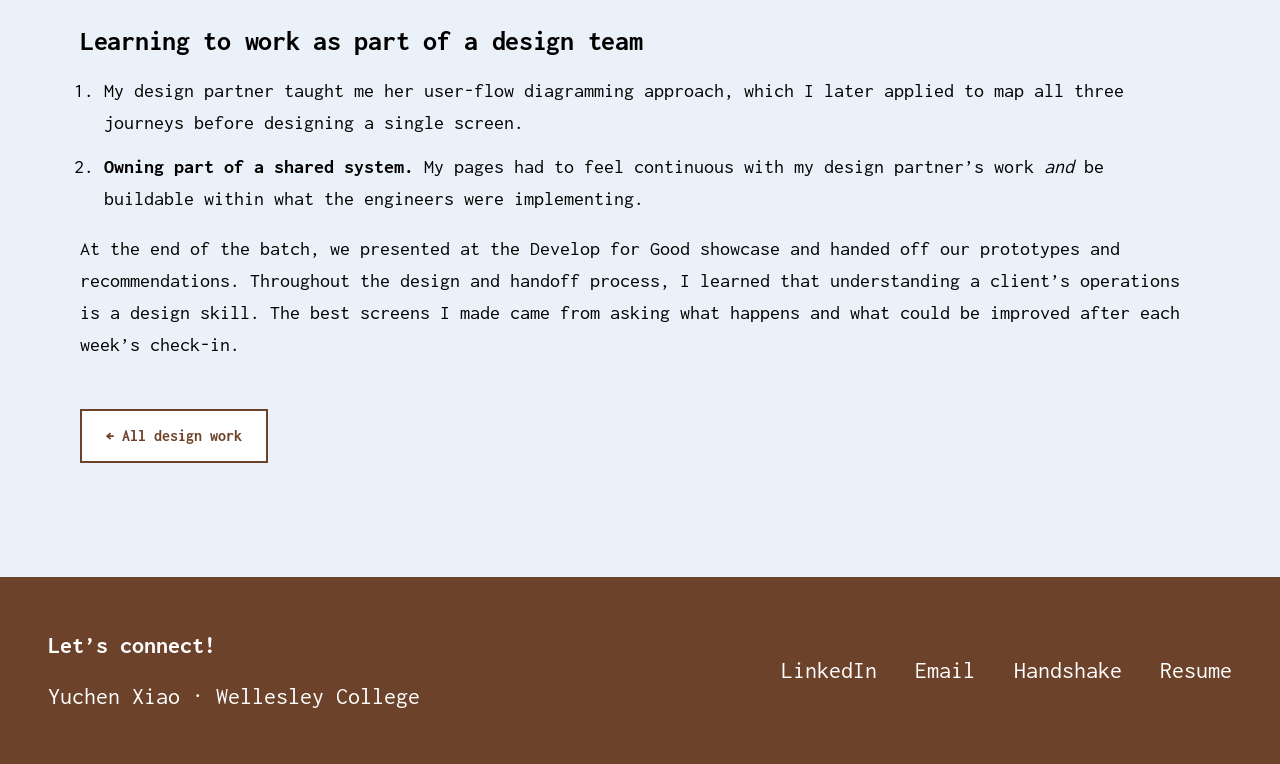
<file: lets-fly-now.html>
<!DOCTYPE html>
<html lang="en">
<head>
<meta charset="utf-8" />
<meta name="viewport" content="width=device-width, initial-scale=1" />
<title>Let&rsquo;s Fly Now — Yuchen Xiao</title>
<link rel="preconnect" href="https://fonts.googleapis.com">
<link rel="preconnect" href="https://fonts.gstatic.com" crossorigin>
<link href="https://fonts.googleapis.com/css2?family=Inconsolata:wght@400;500;700&family=Irish+Grover&display=swap" rel="stylesheet">
<link rel="stylesheet" href="styles.css?v=4">
</head>
<body>
  <header class="topnav">
    <a href="index.html" class="brand">Yuchen&nbsp;Xiao</a>
    <nav class="topnav-links" aria-label="Primary">
      <a href="design.html" aria-current="page">UX/UI Design Works</a>
      <a href="research.html">Research</a>
      <a href="art.html">Arts</a>
      <a href="resume.pdf" download>Resume</a>
    </nav>
  </header>

  <main>
    <article class="pc">
      <p class="pc-kicker">Client Work · Forms · Engineering Handoff · Teamwork</p>
      <h1 class="pc-title">Let&rsquo;s Fly Now - redesigning event sign-ups for the Ninety-Nines</h1>

      <dl class="pc-meta">
        <div><dt>Role</dt><dd>UX/UI Designer (one of two), via Develop for Good</dd></div>
        <div><dt>Client</dt><dd>The Ninety-Nines, Inc. - international org of women pilots (est. 1929)</dd></div>
        <div><dt>Team</dt><dd>7 people - PM, tech manager, 2 designers, 3 engineers</dd></div>
        <div><dt>Timeline</dt><dd>Oct 2025 - Feb 2026</dd></div>
        <div><dt>Tools</dt><dd>Figma (lo-fi &amp; hi-fi)</dd></div>
        <div><dt>My focus</dt><dd>Landing page · sign-up flows for pilots, ground volunteers, passengers</dd></div>
      </dl>

      <div class="pc-tldr">The Ninety-Nines ran their Let&rsquo;s Fly Now events on paper sign-up forms, where data was collected inconsistently and regularly lost. As the student designer responsible for the landing page and all three sign-up flows, I designed a digital system that turns every participant type&rsquo;s registration into a structured, recoverable dataset, while making the program&rsquo;s entry point clearer and more welcoming.</div>

      <figure class="pc-hero" style="text-align:center; margin:0 0 20px;">
        <img src="assets/fontL.jpeg" alt="Let's Fly Now — final landing page and sign-up pages" loading="lazy" style="display:block; max-width:700px; width:100%; height:auto; margin:0 auto;">
      </figure>
      <p style="font-family:Inconsolata,monospace; font-style:italic; font-size:20px; color:#3F525F; line-height:1.6; text-align:left; margin:0 0 44px;">This project provided design ideation and functional prototypes for The Ninety-Nines while they were simultaneously working with another company on their website redesign. Our team&rsquo;s work was intended as a design exploration and prototype, rather than a published website.</p>

      <div class="pc-body">
        <h2>The Problem</h2>
        <p>Let&rsquo;s Fly Now events involve three kinds of participants: volunteer pilots, ground volunteers, and passengers (the women and girls taking their first flight). Historically, all of them signed up on paper forms at events.</p>
        <ul>
          <li>Sign-up data was <strong>collected inconsistently</strong> across chapters and events</li>
          <li>Records were <strong>never reliably aggregated</strong>, and some data was simply <strong>lost</strong></li>
          <li>The organization couldn&rsquo;t follow up with participants, track volunteer history, or report on reach</li>
        </ul>
        <p>Therefore, the redesign had a concrete operational goal: <strong>move sign-ups from paper to structured digital forms so the data survives.</strong></p>

        <h2>Understanding the Client</h2>
        <ul>
          <li><strong>The stated request is rarely the whole need.</strong> They asked for a website redesign, but what they needed was actually a data pipeline.</li>
          <li><strong>Nonprofits like the 99s design for volunteers, not employees.</strong> Every flow had to work for someone running an event for the first time, while also considering the three different stakeholders involved.</li>
          <li><strong>Constraints are design inputs.</strong> Our pages had to live within the existing ninety-nines.org website, so we had to faithfully match its existing design language rather than impose our own.</li>
        </ul>
        <p>We ran a weekly cadence: a 45-minute meeting with the Ninety-Nines plus a 45-minute internal debrief. Requirements emerged over weeks of conversation, and the debriefs were where we translated what the client said into what we&rsquo;d actually design.</p>

        <h2>My Contributions</h2>
        <h3>1. Landing page redesign</h3>
        <p>My partner and I redesigned the landing page as the program&rsquo;s front door: a clear description, a participant testimonial, and immediate paths into each role — <em>Join as a Pilot</em>, <em>Join as a Passenger</em>, <em>Join as a Ground Volunteer</em> — plus an event-organizer path with a step-by-step &ldquo;Event Actions&rdquo; guide and an FAQ.</p>
        <figure class="pc-figure" style="text-align:center;">
          <img src="assets/lets-fly-now/landing-page-full.png" alt="Full landing page scroll" loading="lazy" style="display:block; max-width:700px; width:100%; height:auto; margin:0 auto;">
          <figcaption style="text-align:center; font-style:italic;">The redesigned landing page, full scroll</figcaption>
        </figure>

        <h3>2. Sign-up flows for all three participant types</h3>
        <ul>
          <li><strong>Pilots</strong>: a returning-pilot login vs. new-pilot sign-up split, collecting personal info plus required credentials (insurance, license documentation)</li>
          <li><strong>Ground volunteers</strong>: a role explanation (&ldquo;the backbone of Let&rsquo;s Fly Now&rdquo;) with volunteer stories leading into a simple form</li>
          <li><strong>Passengers</strong>: a form with conditional logic: under-18 passengers require guardian information. Guardian consent wasn&rsquo;t an edge case — it was a core requirement.</li>
        </ul>
        <p>I chose to have each flow end in a confirmation state, so participants know their registration was recorded. The exact assurance the paper system couldn&rsquo;t give anyone.</p>
        <figure class="pc-figure" style="text-align:center;">
          <img src="assets/lets-fly-now/lofi-wireframes.png" alt="Low-fidelity wireframe flow map" loading="lazy" style="display:block; max-width:900px; width:100%; height:auto; margin:0 auto;">
          <figcaption style="text-align:center; font-style:italic;">Lo-fi wireframes — the full flow map</figcaption>
        </figure>
        <figure class="pc-figure" style="text-align:center;">
          <img src="assets/lets-fly-now/hifi-form-pages.png" alt="High-fidelity form pages" loading="lazy" style="display:block; max-width:700px; width:100%; height:auto; margin:0 auto;">
          <figcaption style="text-align:center; font-style:italic;">Hi-fi form pages — pilot sign-up &amp; volunteer page</figcaption>
        </figure>

        <h3>3. Storytelling as a recruitment tool</h3>
        <p>I kept a section on each role page to include real stories—a pilot describing why volunteering reminded her why she loves aviation, and a ground volunteer recalling a scared first-time flyer telling her, like “You helped me feel ready.” I believed that for a volunteer-powered program, the sign-up page is also a persuasion page.</p>
        <figure class="pc-figure" style="text-align:center;">
          <img src="assets/lets-fly-now/Hi-fi signup.png" alt="High-fidelity join/create events pages" loading="lazy" style="display:block; max-width:700px; width:100%; height:auto; margin:0 auto;">
          <figcaption style="text-align:center; font-style:italic;">Hi-fi join/create event pages</figcaption>
        </figure>

        <h2>Learning to work as part of a design team</h2>
        <ol>
          <li>My design partner taught me her user-flow diagramming approach, which I later applied to map all three journeys before designing a single screen.</li>
          <li><strong>Owning part of a shared system.</strong> My pages had to feel continuous with my design partner&rsquo;s work <em>and</em> be buildable within what the engineers were implementing.</li>
        </ol>
        <p>At the end of the batch, we presented at the Develop for Good showcase and handed off our prototypes and recommendations. Throughout the design and handoff process, I learned that understanding a client’s operations is a design skill. The best screens I made came from asking what happens and what could be improved after each week’s check-in.</p>

        <p style="margin-top:48px"><a href="design.html" style="display:inline-block; padding:12px 24px; background:#FFFFFF; color:#6D422A; border:2px solid #6D422A; border-radius:0; font-family:Inconsolata, ui-monospace, SFMono-Regular, Menlo, monospace; font-weight:700; font-size:16px; text-decoration:none;">&larr; All design work</a></p>
      </div>
    </article>
  </main>

  <footer class="hp-footer">
    <div class="foot-left">
      <div class="lead">Let&rsquo;s connect!</div>
      <div class="who">Yuchen Xiao · Wellesley College</div>
    </div>
    <nav class="foot-right" aria-label="Contact">
      <a href="https://www.linkedin.com/in/yuchen-xiao-a57701251/" target="_blank" rel="noopener">LinkedIn</a>
      <a href="mailto:yx106@wellesley.edu">Email</a>
      <a href="https://app.joinhandshake.com/profiles/cx3z9w" target="_blank" rel="noopener">Handshake</a>
      <a href="resume.pdf" download>Resume</a>
    </nav>
  </footer>
</body>
</html>
</file>
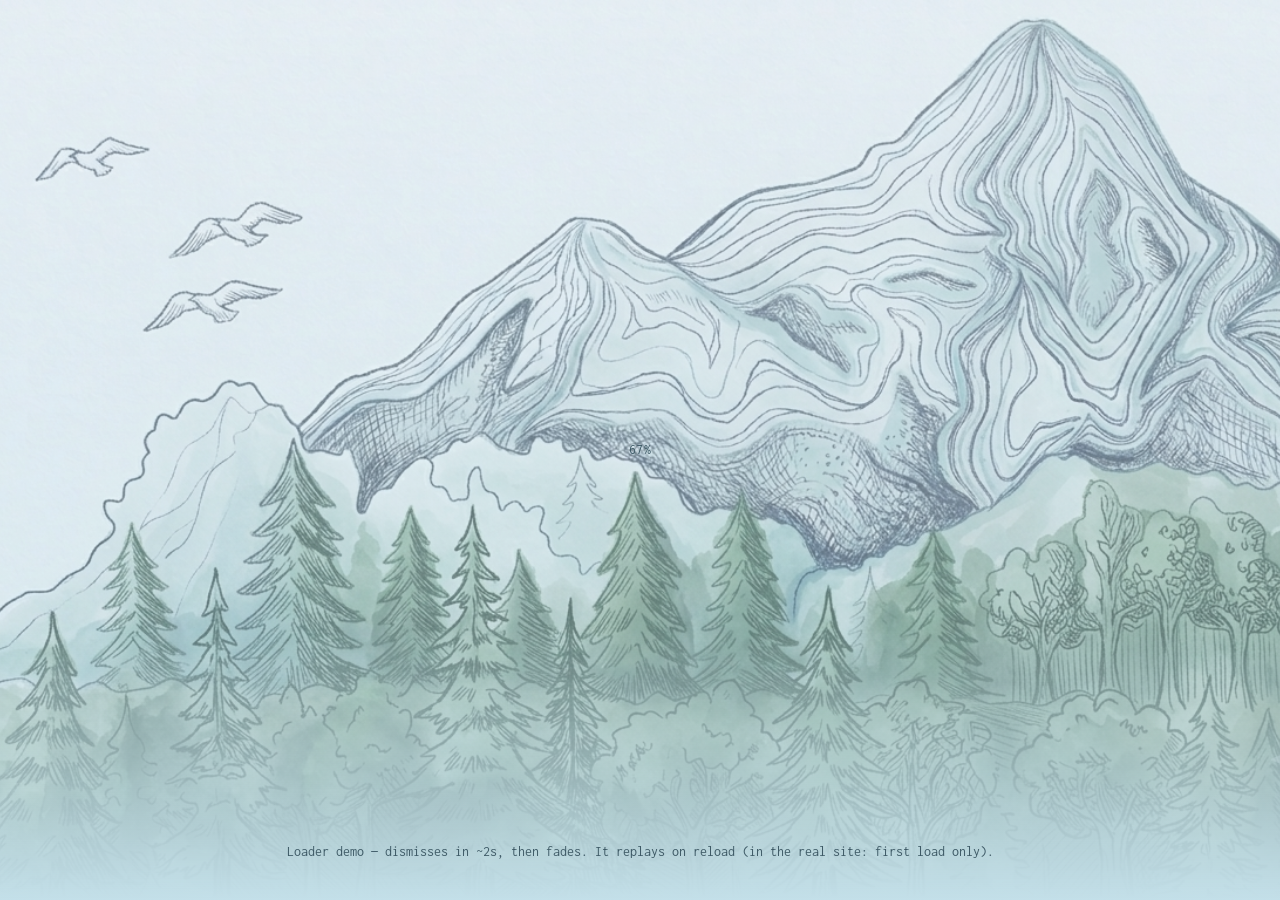
<file: loading.html>
<!DOCTYPE html>
<html lang="en">
<head>
<meta charset="utf-8" />
<meta name="viewport" content="width=device-width, initial-scale=1" />
<title>Loading — Yuchen Xiao</title>
<link rel="preconnect" href="https://fonts.googleapis.com">
<link rel="preconnect" href="https://fonts.gstatic.com" crossorigin>
<link href="https://fonts.googleapis.com/css2?family=Inconsolata:wght@400;500;700&display=swap" rel="stylesheet">
<link rel="stylesheet" href="styles.css?v=4">
<style>
  /* ---- Loader (§6): rain over mountain, CSS-only, first load, max 2s ---- */
  .loader {
    position: fixed; inset: 0; z-index: 100; display: grid; place-items: center;
    background: var(--bg); overflow: hidden; transition: opacity 400ms ease-out;
  }
  .loader.done { opacity: 0; pointer-events: none; }
  /* mountain held behind everything, lightened to sit under the UI */
  .loader-mountain {
    position: absolute; inset: 0; width: 100%; height: 100%; object-fit: cover;
    opacity: 0.55; z-index: 0;
    -webkit-mask-image: linear-gradient(to bottom, #000 70%, transparent 100%);
            mask-image: linear-gradient(to bottom, #000 70%, transparent 100%);
  }
  /* fallback wash if the image fails */
  .loader::before { content: ""; position: absolute; inset: 0; z-index: -1;
    background: linear-gradient(to bottom, var(--bg), color-mix(in srgb, var(--decor) 30%, var(--bg))); }

  .rain { position: absolute; inset: 0; z-index: 1; pointer-events: none; }
  .drop {
    position: absolute; top: -12%; width: 1.5px; height: 64px;
    background: linear-gradient(to bottom, transparent, var(--decor));
    opacity: 0.5; animation: fall linear infinite;
  }
  @keyframes fall { to { transform: translateY(130vh); } }

  .loader-progress { position: relative; z-index: 2; text-align: center; }
  .loader-progress .pct { font-family: "Inconsolata", monospace; font-size: var(--fs-small); color: var(--text-muted); letter-spacing: 0.04em; }

  .demo-note { position: fixed; bottom: 20px; left: 0; right: 0; z-index: 101; text-align: center; font-size: var(--fs-small); color: var(--text-muted); }

  @media (prefers-reduced-motion: reduce) {
    .drop { display: none; }              /* §6.2: no rain, static mountain */
    .loader { transition: none; }
  }
</style>
</head>
<body>
  <!-- Real content sits behind the loader, accessible to screen readers (§6.4) -->
  <div class="loader" id="loader" aria-hidden="true">
    <img class="loader-mountain" src="assets/mountain.png" alt="" onerror="this.style.display='none'">
    <div class="rain" id="rain"></div>
    <div class="loader-progress">
      <div class="pct"><span id="pct">0</span>%</div>
    </div>
  </div>

  <p class="demo-note">Loader demo &mdash; dismisses in ~2s, then fades. It replays on reload (in the real site: first load only).</p>

  <main class="container" style="padding-top:120px">
    <h1 style="font-family:Inconsolata,monospace;font-weight:700;font-size:var(--fs-h1)">Home content is here</h1>
    <p style="color:var(--text-secondary);max-width:60ch">This page is a standalone demo of the loading screen. In the built site the loader overlays the real homepage, is <code>aria-hidden</code>, and never blocks the content behind it.</p>
    <p><a class="btn btn-ghost" href="index.html">Go to the homepage &rarr;</a></p>
  </main>

  <script>
    const reduce = window.matchMedia('(prefers-reduced-motion: reduce)').matches;
    const rain = document.getElementById('rain');
    // build ~48 drops with varied speed/delay/position (natural randomness)
    if (!reduce) {
      for (let i = 0; i < 48; i++) {
        const d = document.createElement('div');
        d.className = 'drop';
        d.style.left = Math.random() * 100 + '%';
        d.style.animationDuration = (0.5 + Math.random() * 0.7) + 's';
        d.style.animationDelay = (-Math.random() * 1.2) + 's';
        d.style.opacity = 0.25 + Math.random() * 0.4;
        d.style.height = (36 + Math.random() * 44) + 'px';
        rain.appendChild(d);
      }
    }
    // progress 0 -> 100 tied to a ~1.6s window (stand-in for real asset loading)
    const pctEl = document.getElementById('pct');
    const loader = document.getElementById('loader');
    const start = performance.now();
    const DURATION = 1600;
    function tick(now) {
      const p = Math.min(100, Math.round(((now - start) / DURATION) * 100));
      pctEl.textContent = p;
      if (p < 100) { requestAnimationFrame(tick); }
      else { setTimeout(() => loader.classList.add('done'), 200); }
    }
    requestAnimationFrame(tick);
  </script>
</body>
</html>
</file>
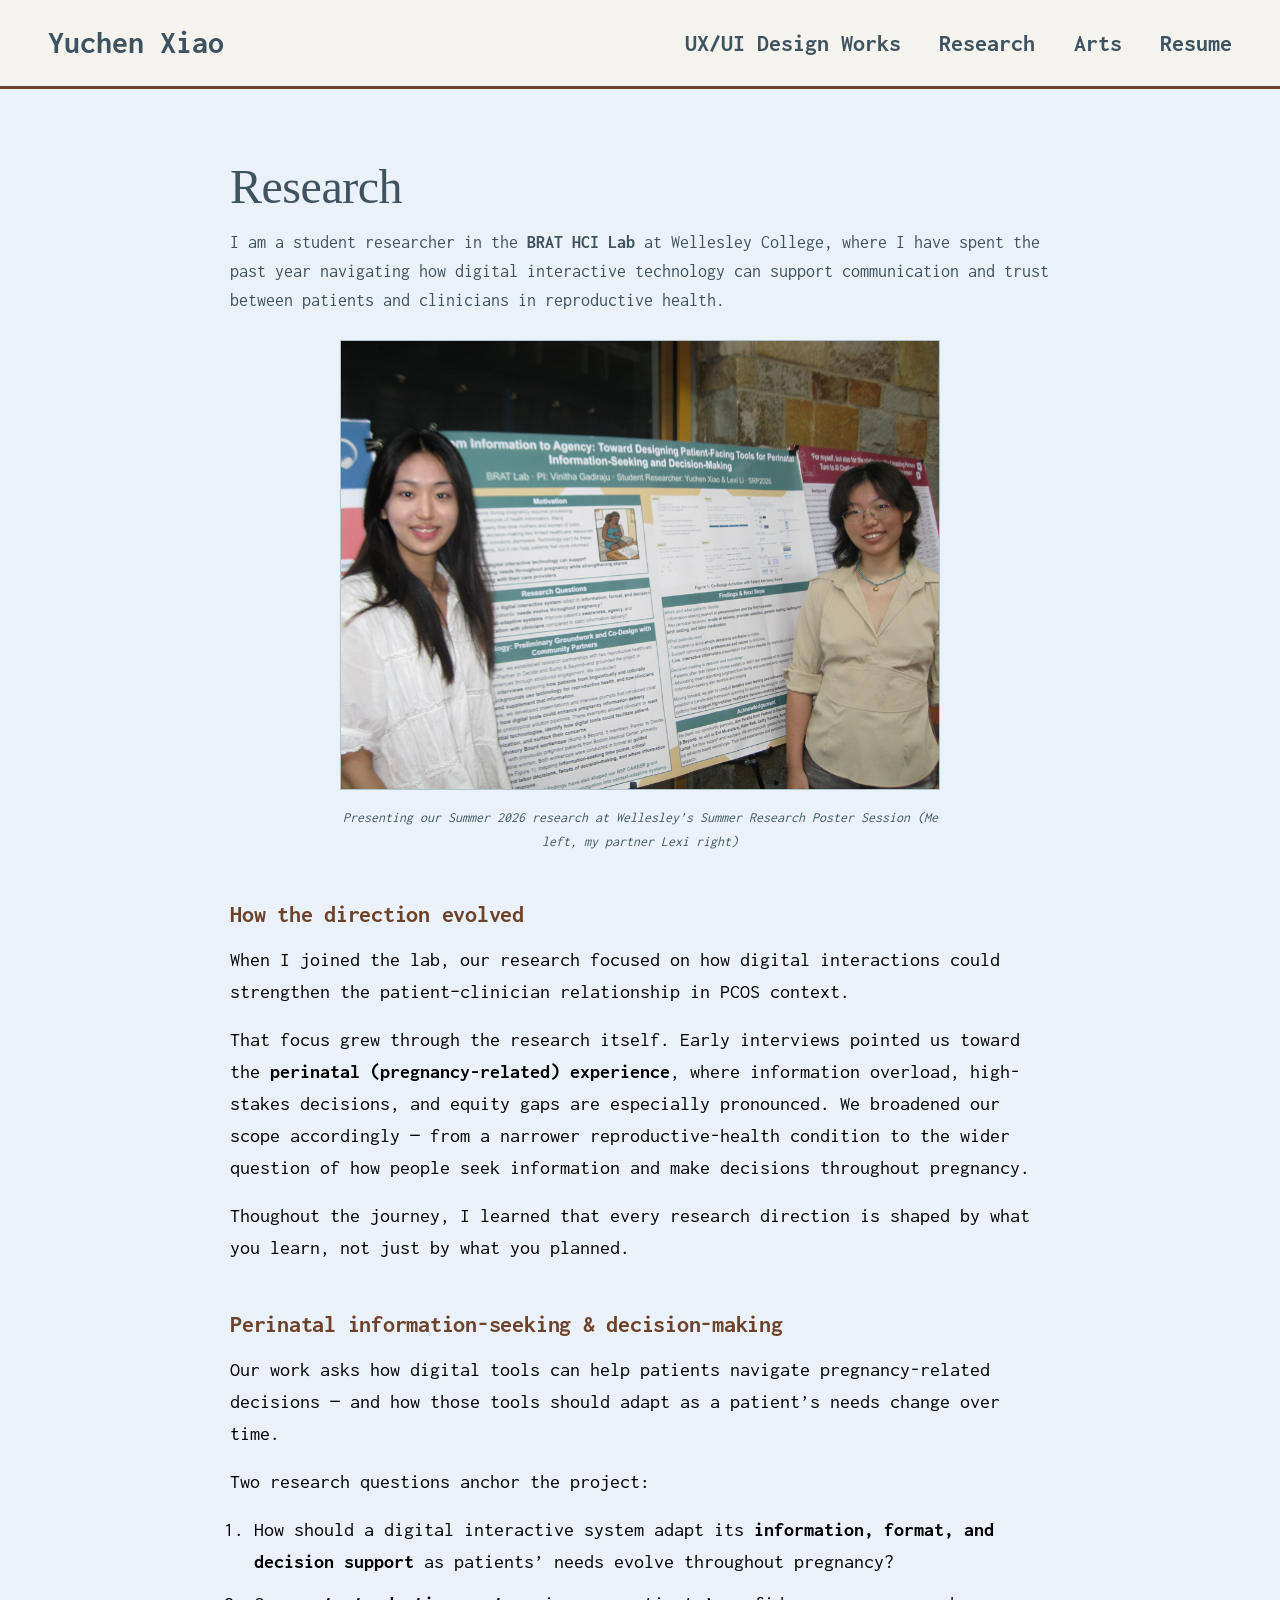
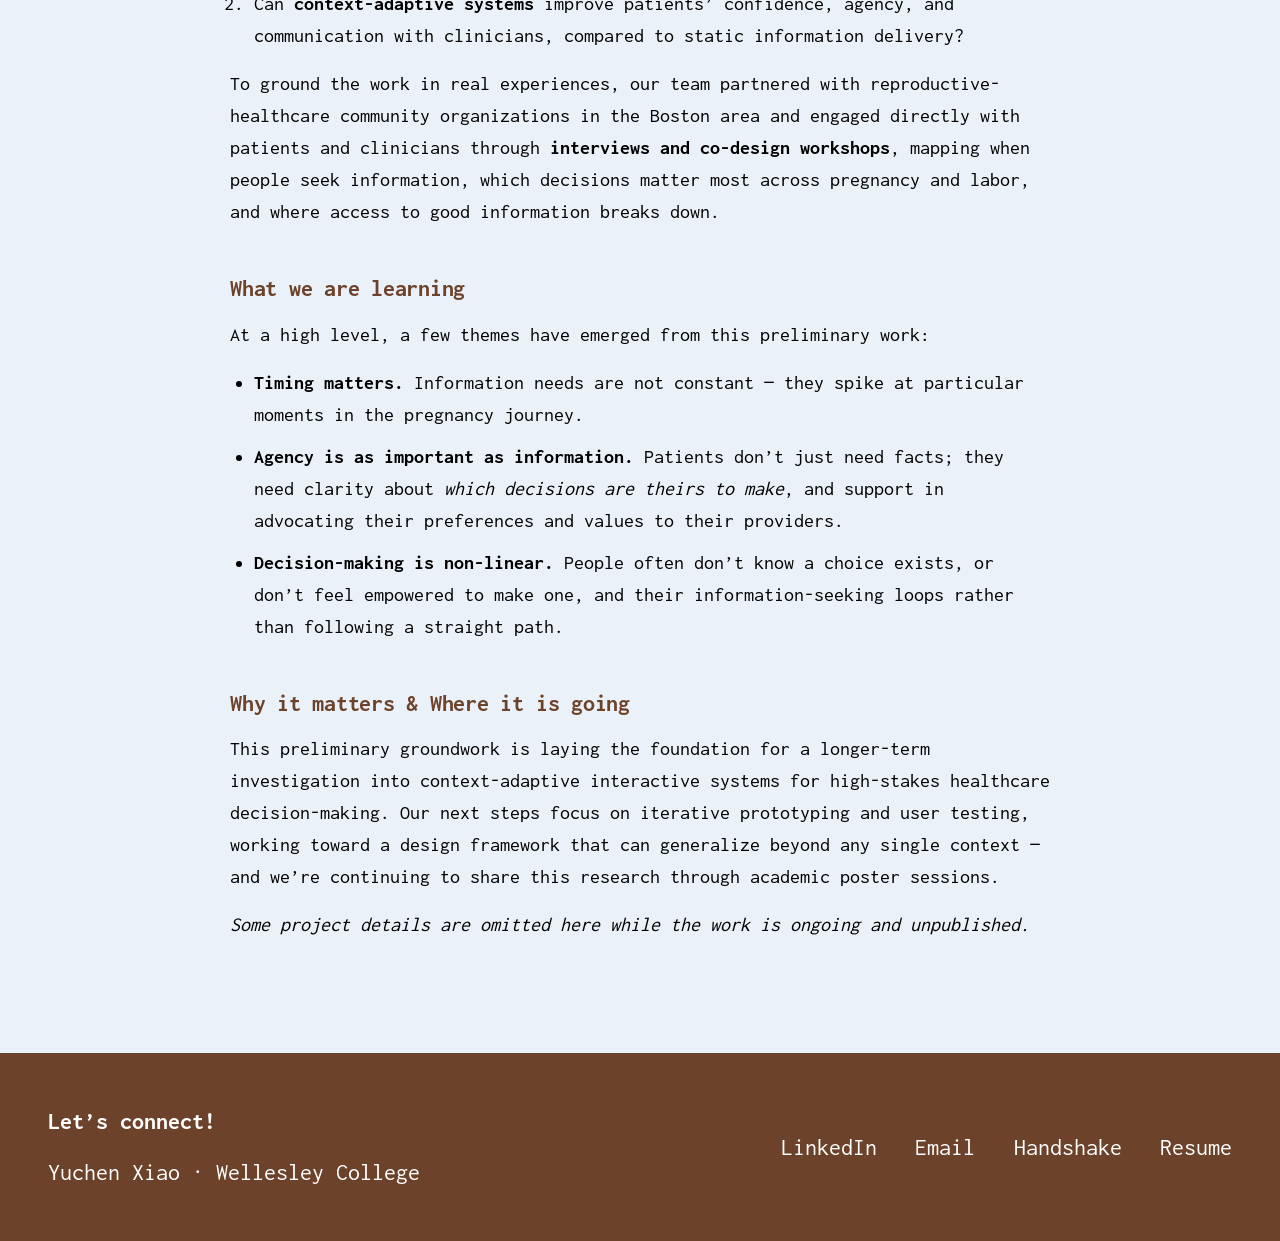
<file: research.html>
<!DOCTYPE html>
<html lang="en">
<head>
<meta charset="utf-8" />
<meta name="viewport" content="width=device-width, initial-scale=1" />
<title>Research — Yuchen Xiao</title>
<link rel="preconnect" href="https://fonts.googleapis.com">
<link rel="preconnect" href="https://fonts.gstatic.com" crossorigin>
<link href="https://fonts.googleapis.com/css2?family=Inconsolata:wght@400;500;700&family=Irish+Grover&display=swap" rel="stylesheet">
<link rel="stylesheet" href="styles.css?v=4">
<style>
  /* ===== Research page — text only ===== */
  .rp { width: min(820px, 100% - 48px); margin: 0 auto; padding: clamp(40px, 6vw, 72px) 0 96px; }
  .rp-title { font-family: "Irish Grover", cursive; font-weight: 400; font-size: 48px; color: #3F525F; margin: 0 0 14px; line-height: 1.1; }
  .rp-intro { font-family: "Inconsolata", monospace; font-size: 18px; color: #3F525F; margin: 0 0 8px; line-height: 1.6; }

  .rp-body h2 { font-family: "Inconsolata", monospace; font-weight: 700; font-size: 24px; color: #6D422A; margin: 44px 0 14px; line-height: 1.35; }
  .rp-body p, .rp-body li { font-family: "Inconsolata", monospace; font-weight: 400; font-size: 20px; color: #000000; line-height: 1.6; }
  .rp-body p { margin: 0 0 16px; }
  .rp-body ul, .rp-body ol { margin: 0 0 16px; padding-left: 1.4em; }
  .rp-body li { margin-bottom: 10px; }
  .rp-body strong { font-weight: 700; }
  .rp-body em { font-style: italic; }
  .rp-note { font-family: "Inconsolata", monospace; font-size: 18px; color: #6D422A; font-style: italic; line-height: 1.6; margin: 44px 0 0; }
  .rp-figure {
  margin: 25px auto;
  max-width: 600px;
  }
  .rp-figure img {
    display: block;
    width: 100%;
    height: auto;
    border: 1px solid var(--border);
  }
  .rp-figcaption {
  margin-top: 16px;
  text-align: center;
  font-family: "Inconsolata", monospace; font-style: italic;
  font-size: 14px;
  color: var(--text-muted);
  line-height: 1.5;
  }
</style>
</head>
<body>
  <header class="topnav">
    <a href="index.html" class="brand">Yuchen&nbsp;Xiao</a>
    <nav class="topnav-links" aria-label="Primary">
      <a href="design.html">UX/UI Design Works</a>
      <a href="research.html" aria-current="page">Research</a>
      <a href="art.html">Arts</a>
      <a href="resume.pdf" download>Resume</a>
    </nav>
  </header>

  <main>
    <div class="rp">
      <h1 class="rp-title">Research</h1>
      <p class="rp-intro">I am a student researcher in the <strong>BRAT HCI Lab</strong> at Wellesley College, where I have spent the past year navigating how digital interactive technology can support communication and trust between patients and clinicians in reproductive health.</p>
      <figure class="rp-figure">
        <img src="assets/poster.jpg" alt="Research poster: From Information to Agency — perinatal information-seeking and decision-making" />
        <figcaption style="text-align:center; font-style:italic;">
          Presenting our Summer 2026 research at Wellesley’s Summer Research Poster Session (Me left, my partner Lexi right)
        </figcaption>
      </figure>
      <div class="rp-body">
        <h2>How the direction evolved</h2>
        <p>When I joined the lab, our research focused on how digital interactions could strengthen the patient&ndash;clinician relationship in PCOS context.</p>
        <p>That focus grew through the research itself. Early interviews pointed us toward the <strong>perinatal (pregnancy-related) experience</strong>, where information overload, high-stakes decisions, and equity gaps are especially pronounced. We broadened our scope accordingly &mdash; from a narrower reproductive-health condition to the wider question of how people seek information and make decisions throughout pregnancy.</p>
        <p>Thoughout the journey, I learned that every research direction is shaped by what you learn, not just by what you planned.</p>

        <h2>Perinatal information-seeking &amp; decision-making</h2>
        <p>Our work asks how digital tools can help patients navigate pregnancy-related decisions &mdash; and how those tools should adapt as a patient&rsquo;s needs change over time.</p>
        <p>Two research questions anchor the project:</p>
        <ol>
          <li>How should a digital interactive system adapt its <strong>information, format, and decision support</strong> as patients&rsquo; needs evolve throughout pregnancy?</li>
          <li>Can <strong>context-adaptive systems</strong> improve patients&rsquo; confidence, agency, and communication with clinicians, compared to static information delivery?</li>
        </ol>
        <p>To ground the work in real experiences, our team partnered with reproductive-healthcare community organizations in the Boston area and engaged directly with patients and clinicians through <strong>interviews and co-design workshops</strong>, mapping when people seek information, which decisions matter most across pregnancy and labor, and where access to good information breaks down.</p>

        <h2>What we are learning</h2>
        <p>At a high level, a few themes have emerged from this preliminary work:</p>
        <ul>
          <li><strong>Timing matters.</strong> Information needs are not constant &mdash; they spike at particular moments in the pregnancy journey.</li>
          <li><strong>Agency is as important as information.</strong> Patients don&rsquo;t just need facts; they need clarity about <em>which decisions are theirs to make</em>, and support in advocating their preferences and values to their providers.</li>
          <li><strong>Decision-making is non-linear.</strong> People often don&rsquo;t know a choice exists, or don&rsquo;t feel empowered to make one, and their information-seeking loops rather than following a straight path.</li>
        </ul>

        <h2>Why it matters &amp; Where it is going</h2>
        <p>This preliminary groundwork is laying the foundation for a longer-term investigation into context-adaptive interactive systems for high-stakes healthcare decision-making. Our next steps focus on iterative prototyping and user testing, working toward a design framework that can generalize beyond any single context &mdash; and we&rsquo;re continuing to share this research through academic poster sessions.</p>

        <p class="rp-note">Some project details are omitted here while the work is ongoing and unpublished.</p>
      </div>
    </div>
  </main>

  <footer class="hp-footer">
    <div class="foot-left">
      <div class="lead">Let&rsquo;s connect!</div>
      <div class="who">Yuchen Xiao · Wellesley College</div>
    </div>
    <nav class="foot-right" aria-label="Contact">
      <a href="https://www.linkedin.com/in/yuchen-xiao-a57701251/" target="_blank" rel="noopener">LinkedIn</a>
      <a href="mailto:yx106@wellesley.edu">Email</a>
      <a href="https://app.joinhandshake.com/profiles/cx3z9w" target="_blank" rel="noopener">Handshake</a>
      <a href="resume.pdf" download>Resume</a>
    </nav>
  </footer>
</body>
</html>
</file>
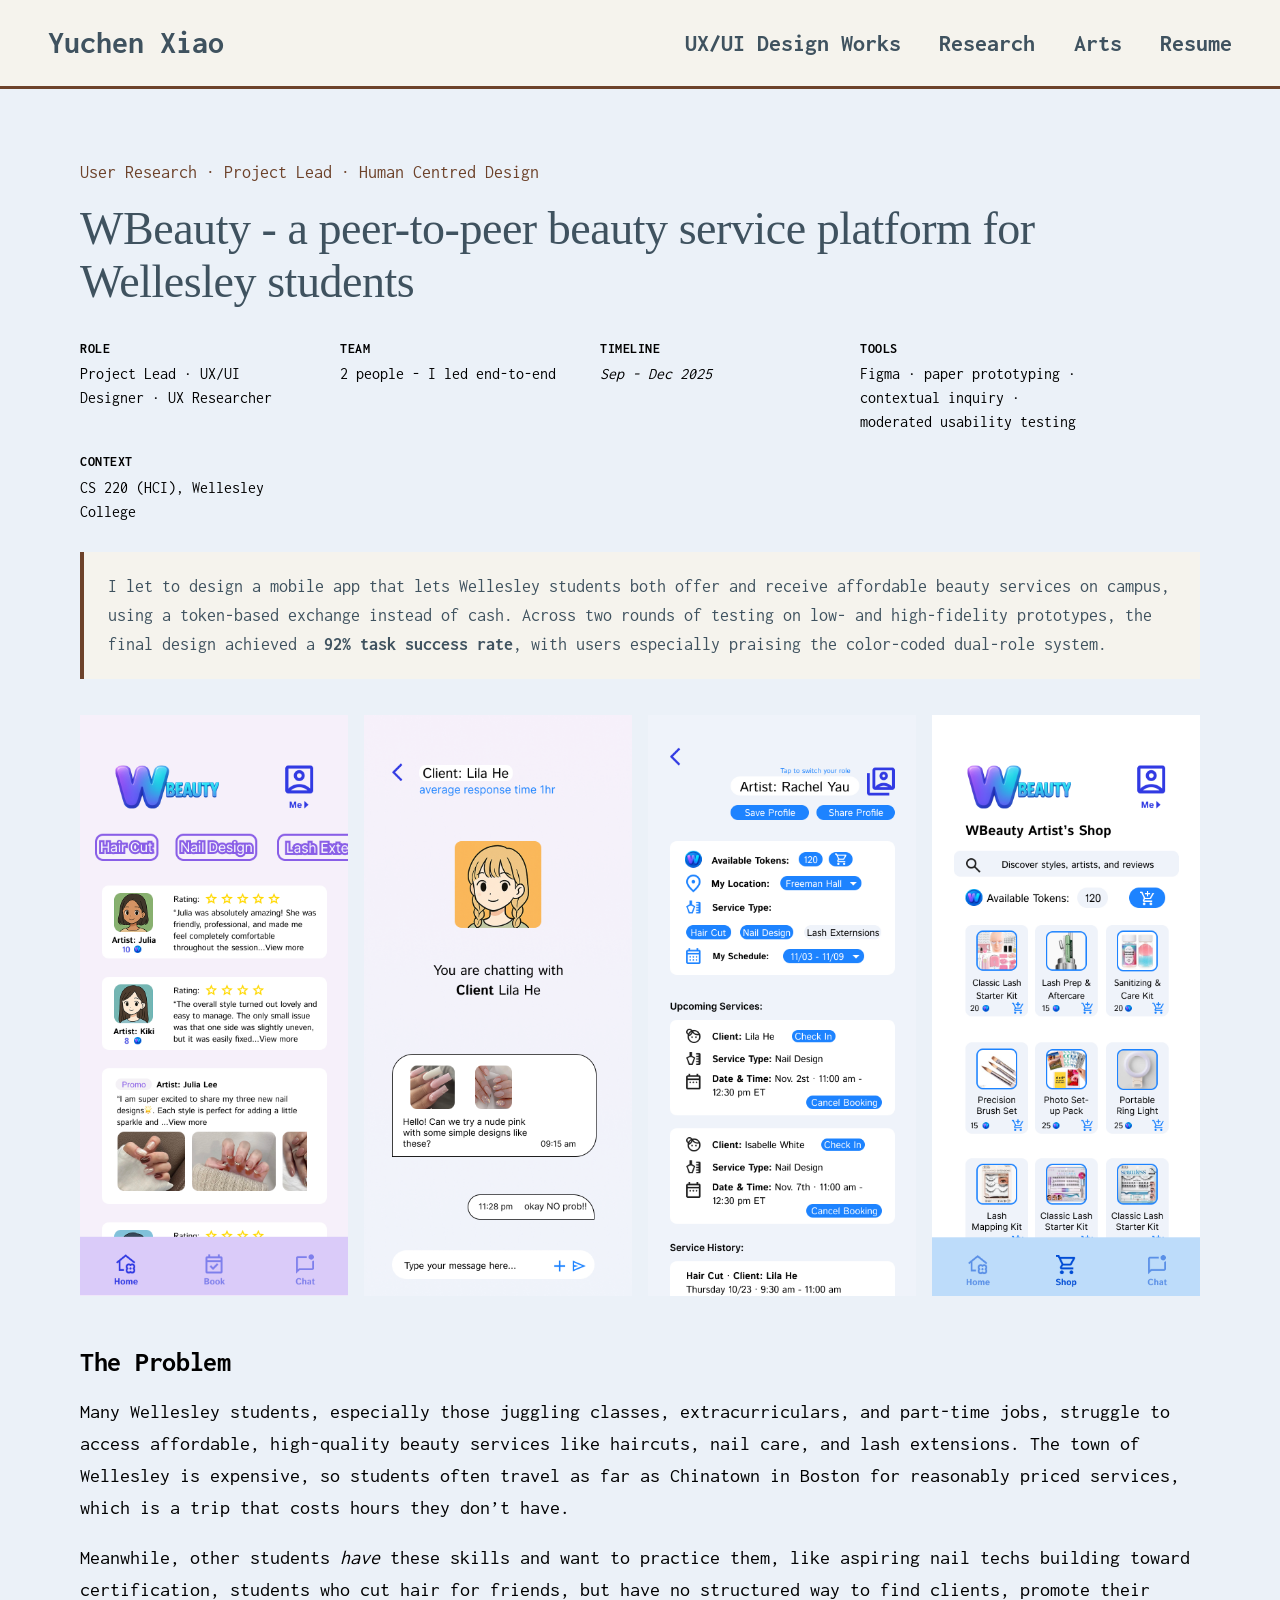
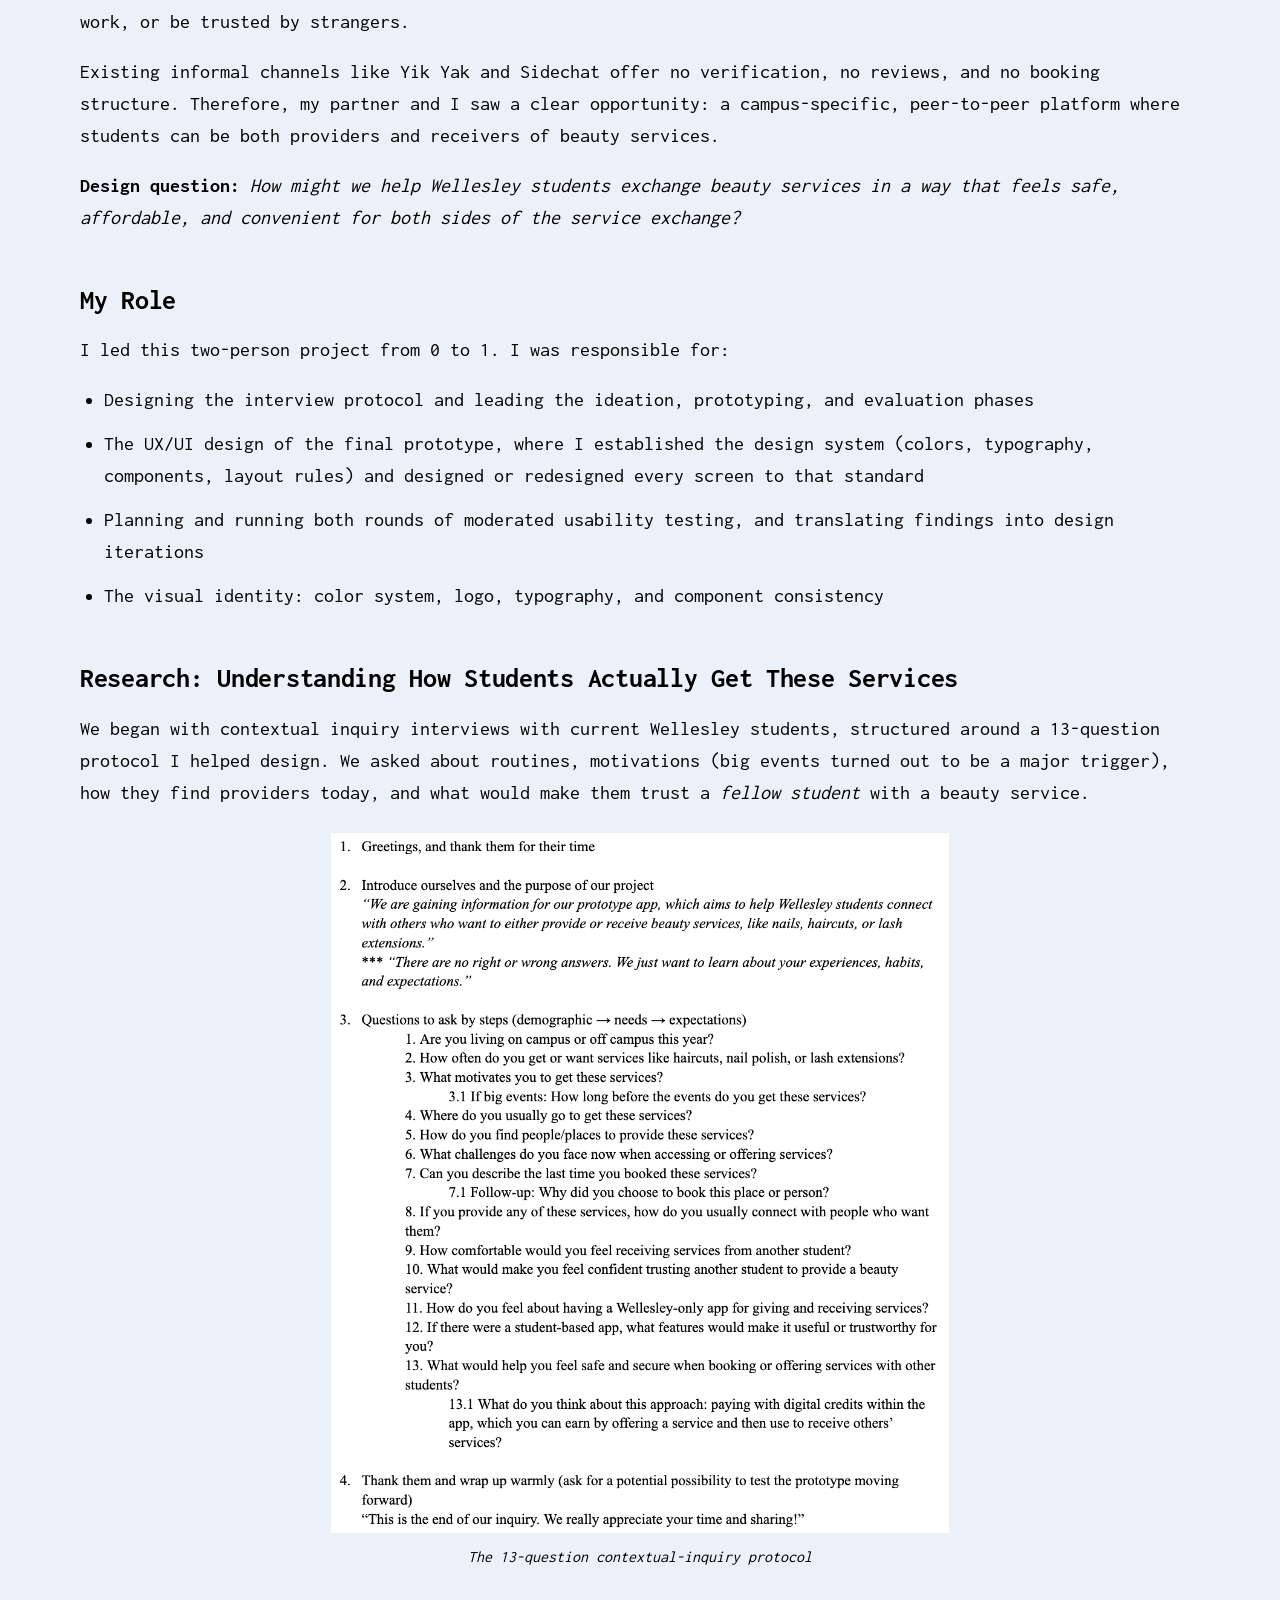
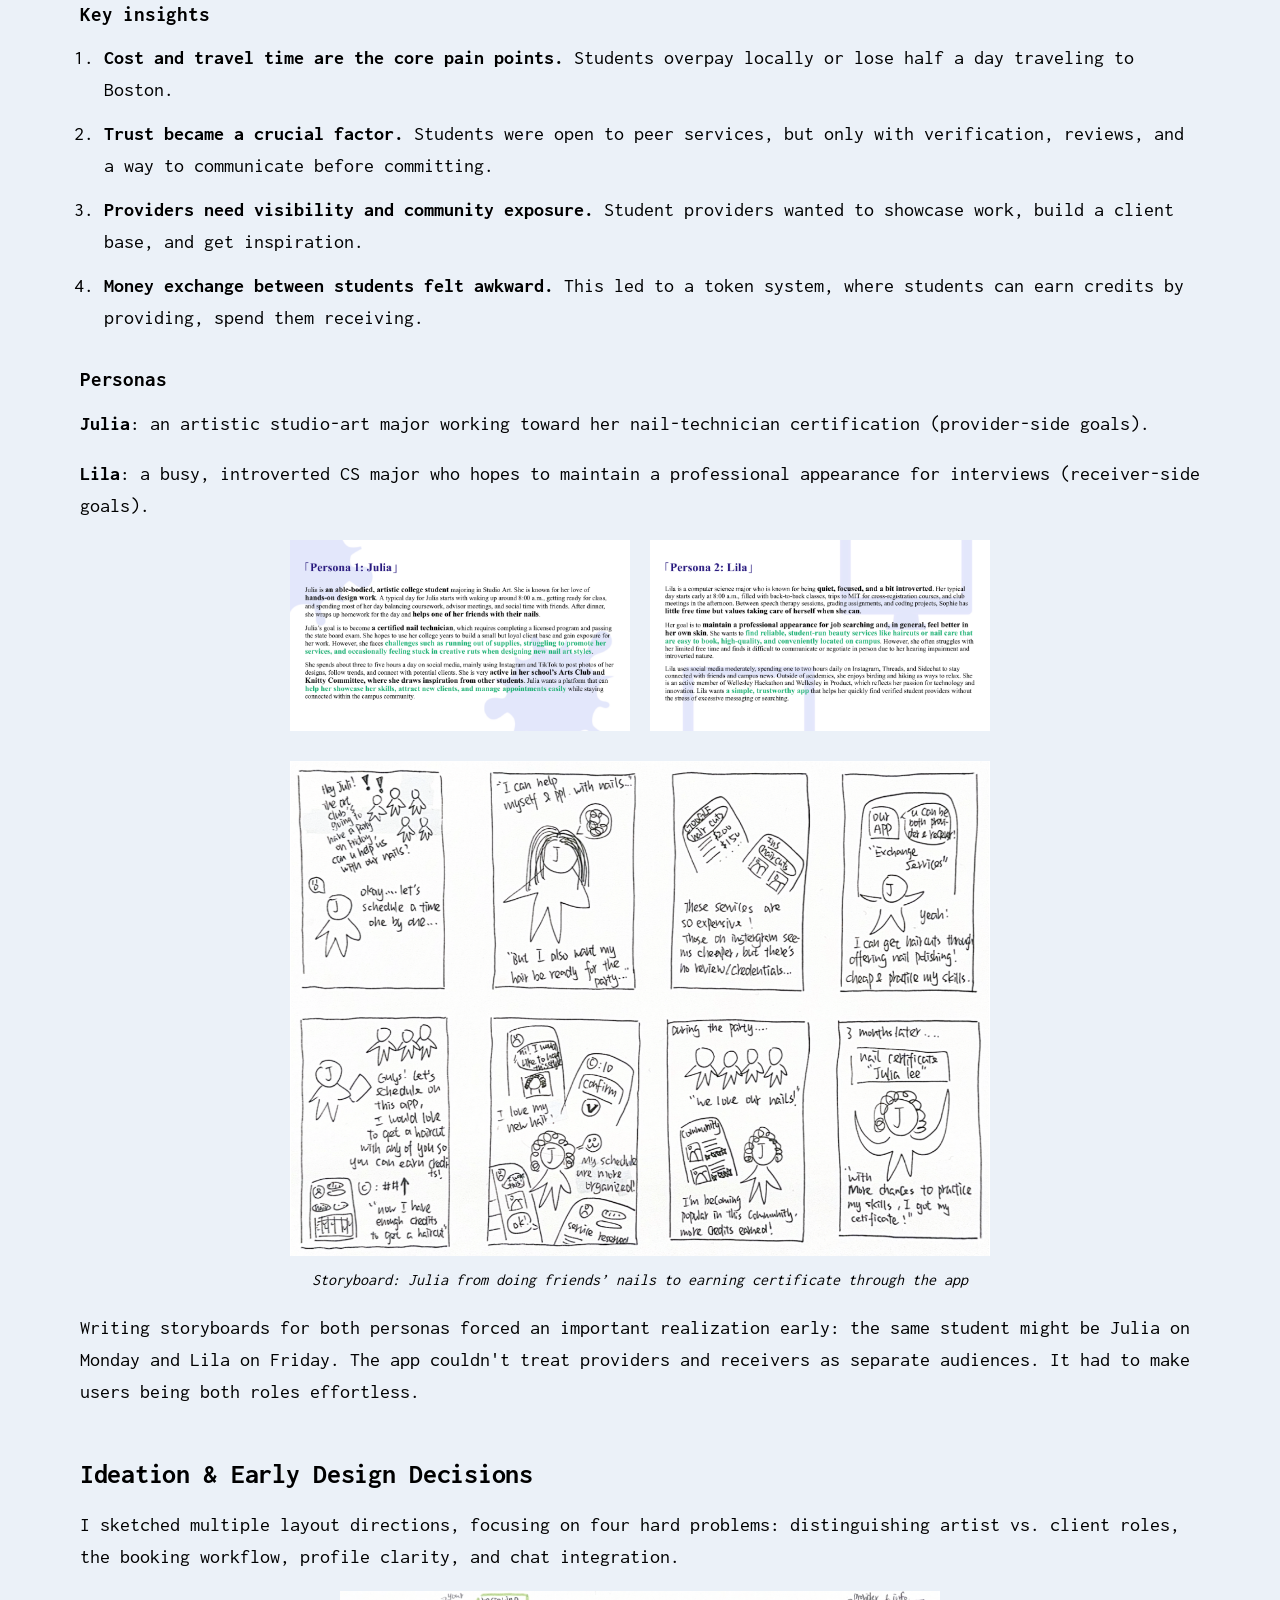
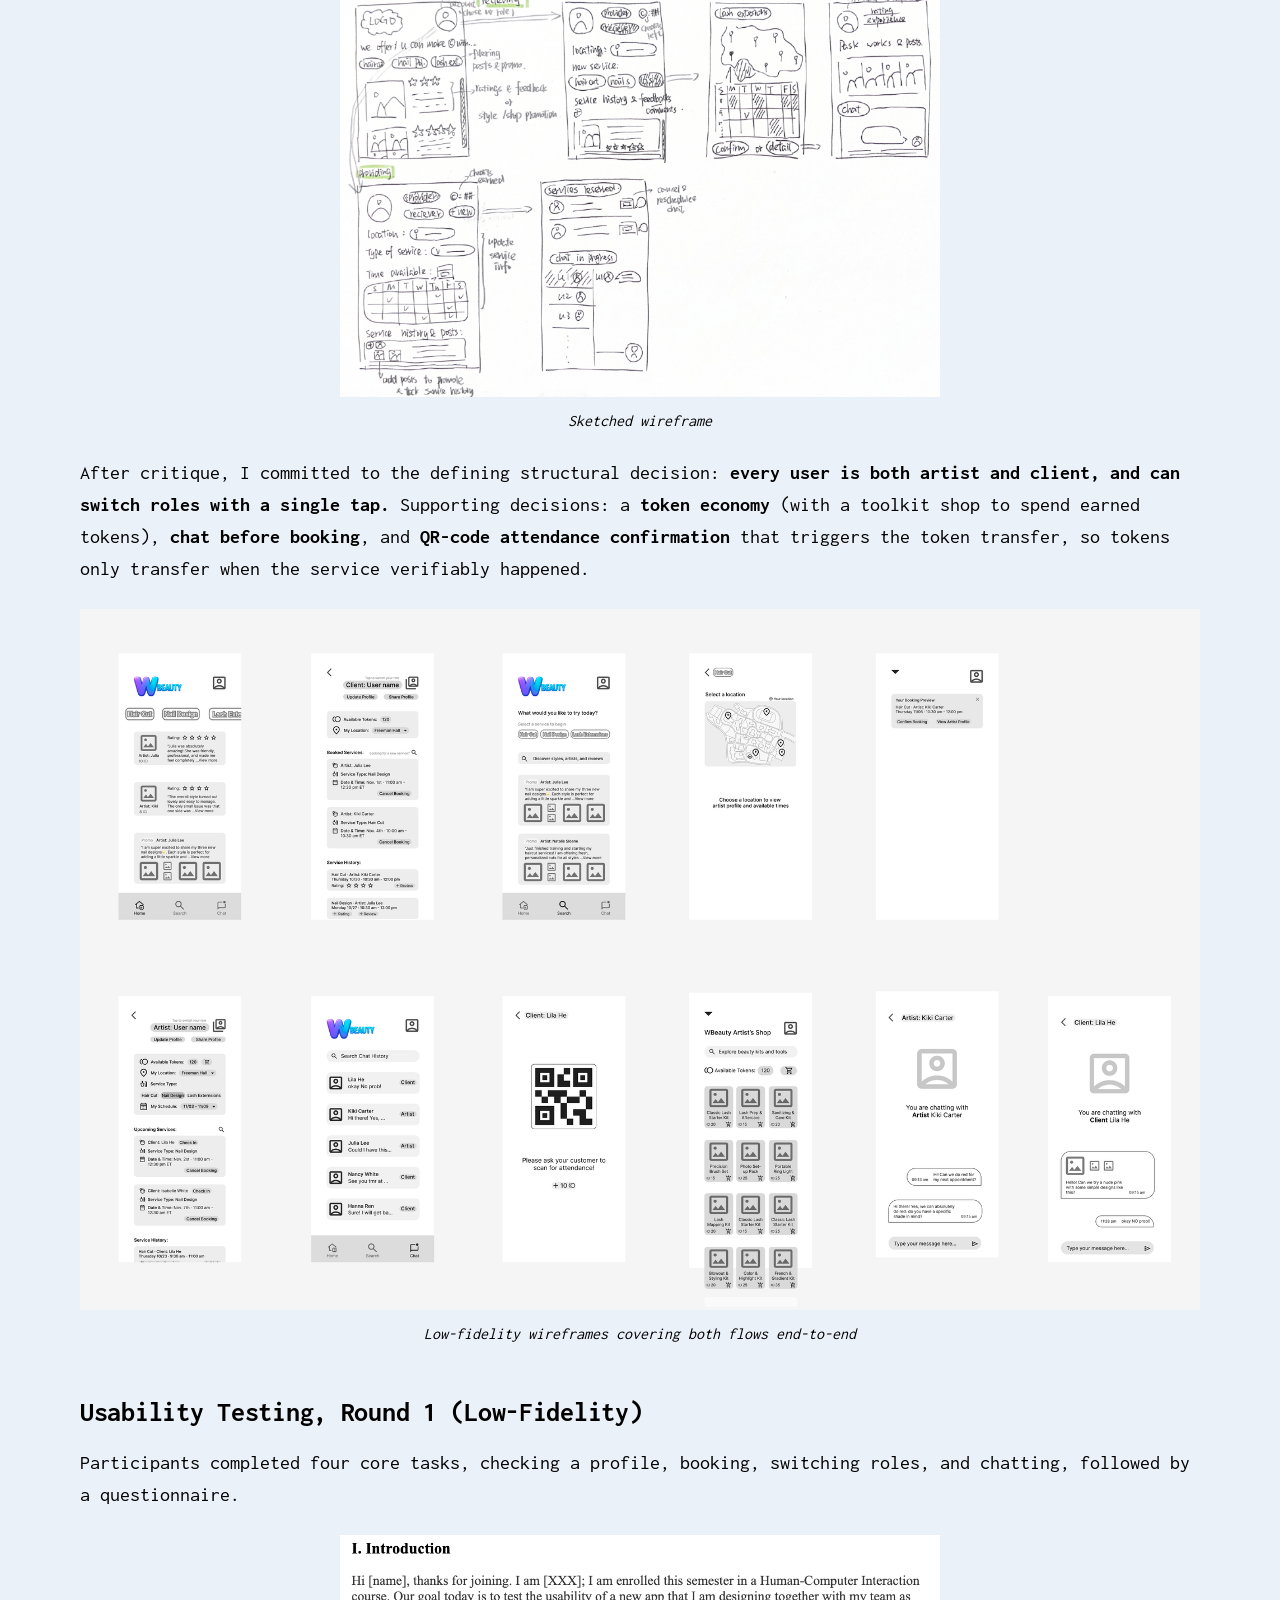
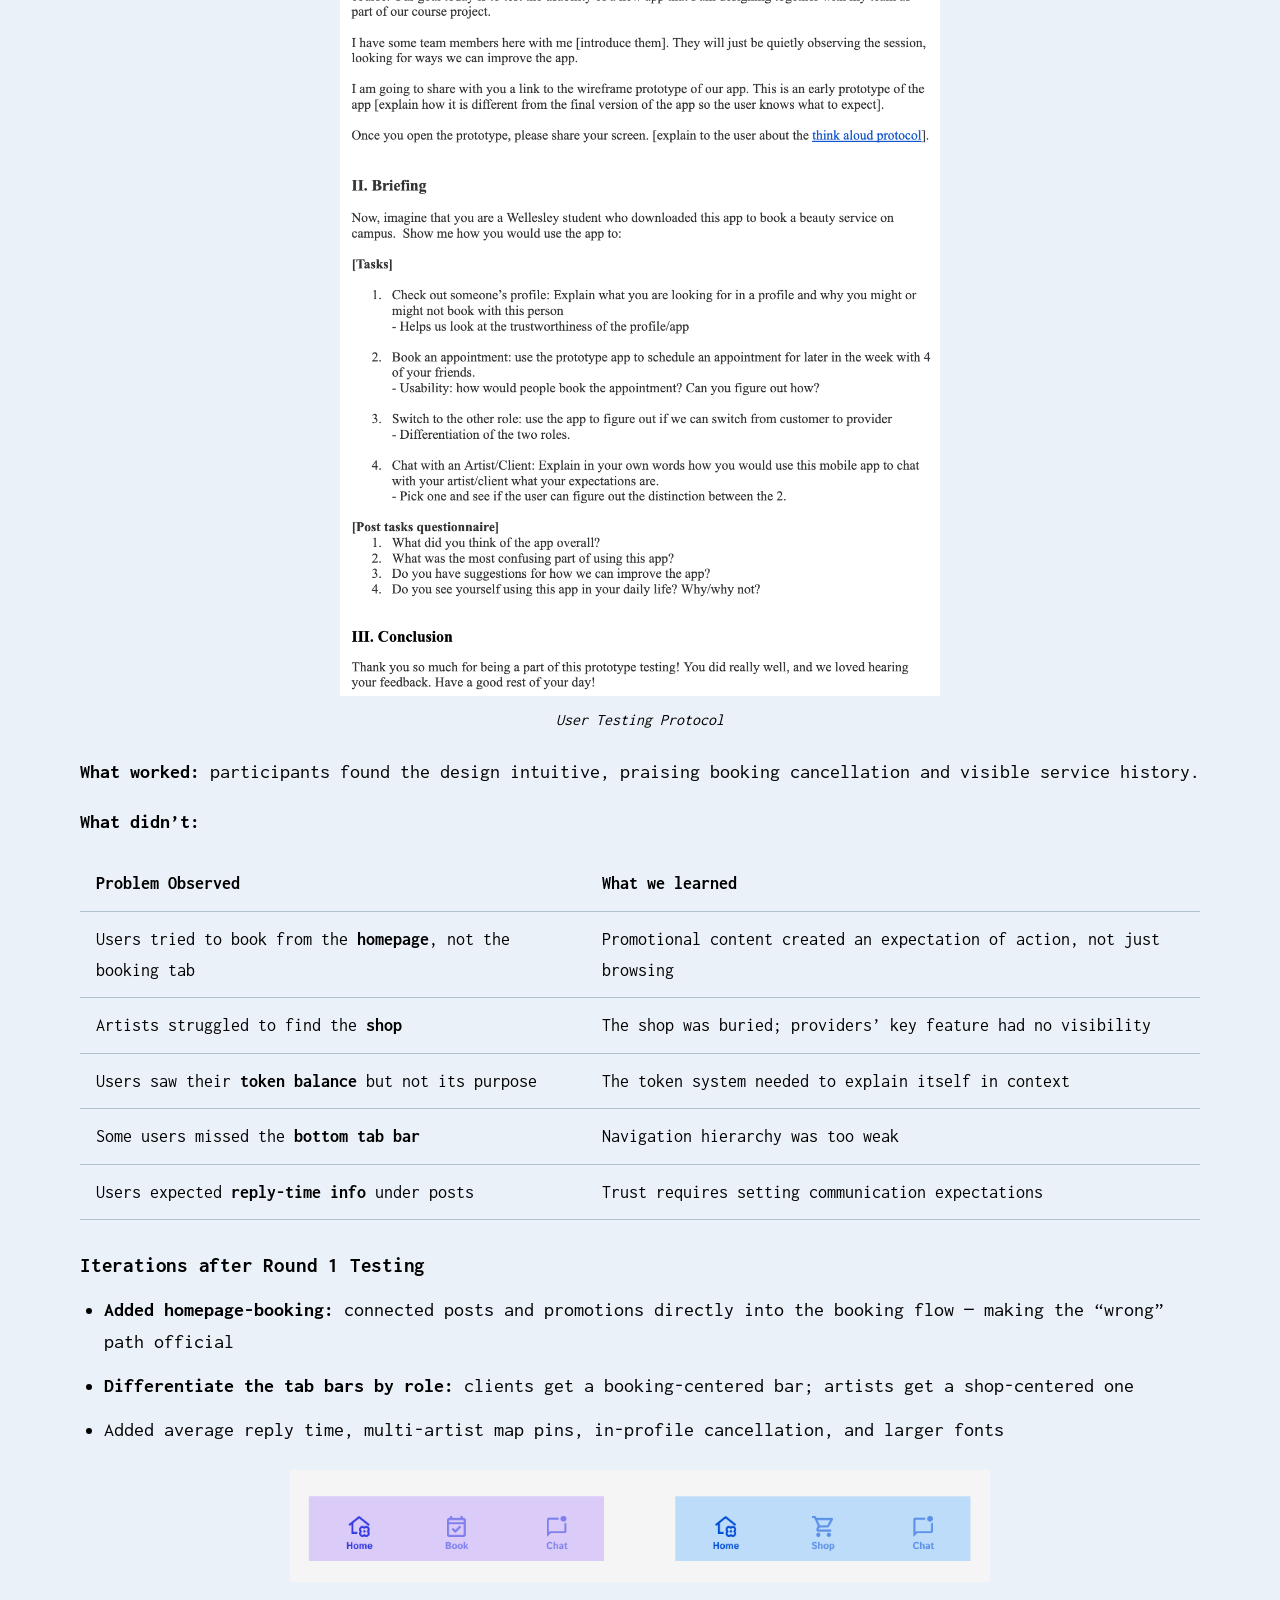
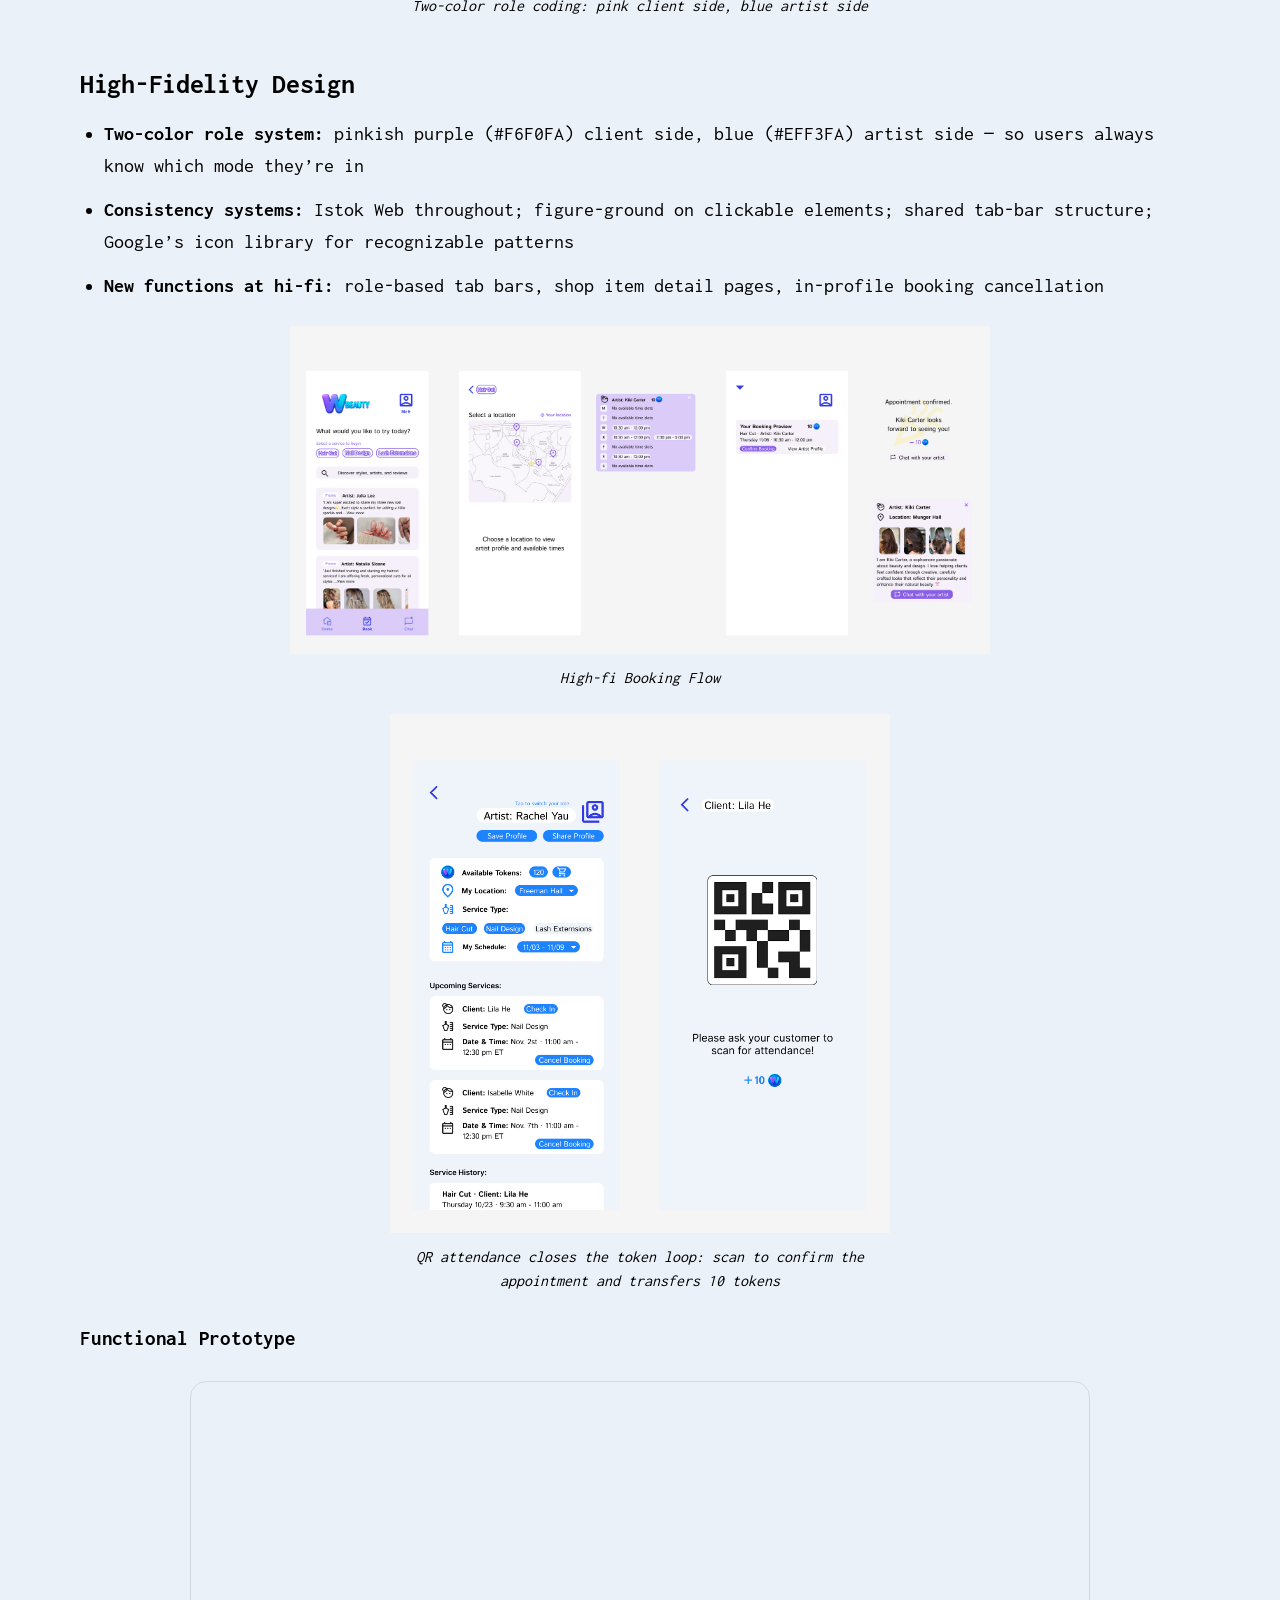
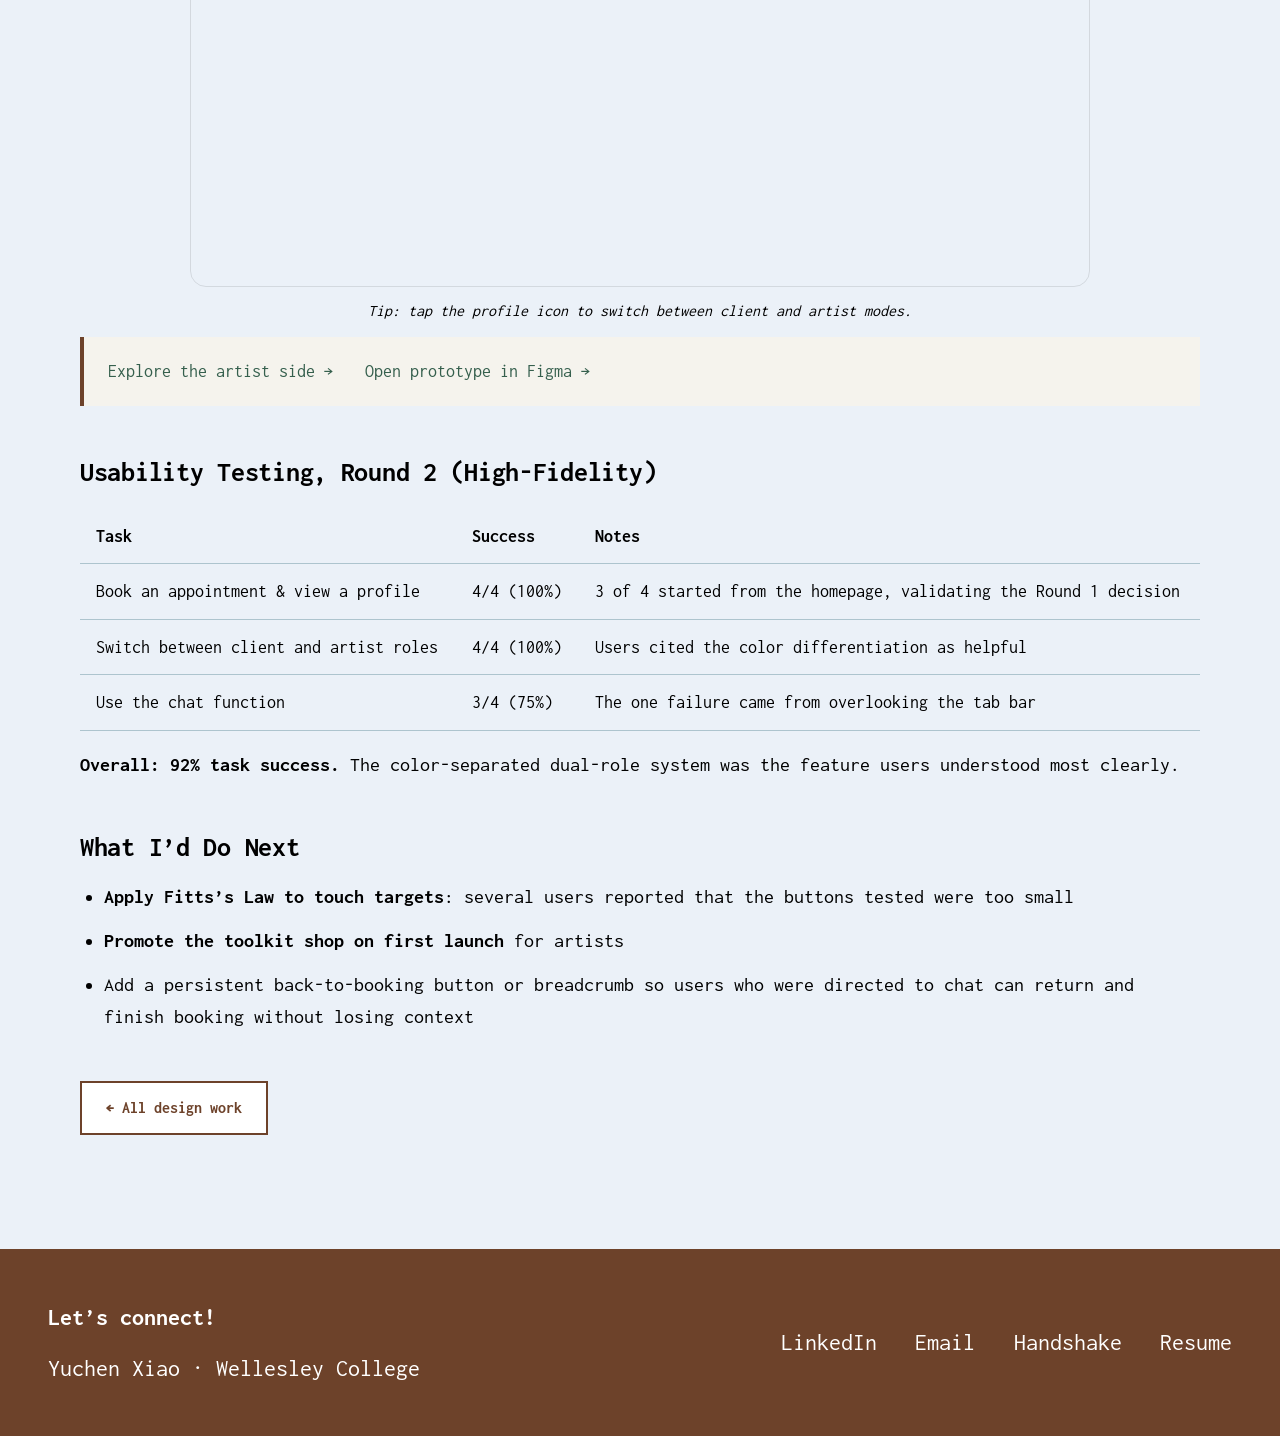
<file: wbeauty.html>
<!DOCTYPE html>
<html lang="en">
<head>
<meta charset="utf-8" />
<meta name="viewport" content="width=device-width, initial-scale=1" />
<title>WBeauty - Yuchen Xiao</title>
<link rel="preconnect" href="https://fonts.googleapis.com">
<link rel="preconnect" href="https://fonts.gstatic.com" crossorigin>
<link href="https://fonts.googleapis.com/css2?family=Inconsolata:wght@400;500;700&family=Irish+Grover&display=swap" rel="stylesheet">
<link rel="stylesheet" href="styles.css?v=4">
</head>
<body>
  <header class="topnav">
    <a href="index.html" class="brand">Yuchen&nbsp;Xiao</a>
    <nav class="topnav-links" aria-label="Primary">
      <a href="design.html" aria-current="page">UX/UI Design Works</a>
      <a href="research.html">Research</a>
      <a href="art.html">Arts</a>
      <a href="resume.pdf" download>Resume</a>
    </nav>
  </header>

  <main>
    <article class="pc">
      <p class="pc-kicker">User Research · Project Lead · Human Centred Design</p>
      <h1 class="pc-title">WBeauty - a peer-to-peer beauty service platform for Wellesley students</h1>

      <dl class="pc-meta">
        <div><dt>Role</dt><dd>Project Lead · UX/UI Designer · UX Researcher</dd></div>
        <div><dt>Team</dt><dd>2 people - I led end-to-end</dd></div>
        <div><dt>Timeline</dt><dd><em>Sep - Dec 2025</em></dd></div>
        <div><dt>Tools</dt><dd>Figma · paper prototyping · contextual inquiry · moderated usability testing</dd></div>
        <div><dt>Context</dt><dd>CS 220 (HCI), Wellesley College</dd></div>
      </dl>

      <div class="pc-tldr">I let to design a mobile app that lets Wellesley students both offer and receive affordable beauty services on campus, using a token-based exchange instead of cash. Across two rounds of testing on low- and high-fidelity prototypes, the final design achieved a <strong>92% task success rate</strong>, with users especially praising the color-coded dual-role system.</div>

      <div class="pc-hero-row">
        <img src="assets/wbeauty/hero/home-client.png" alt="WBeauty client home page showing artist reviews and promotions" loading="lazy">
        <img src="assets/wbeauty/hero/profile-client.png" alt="WBeauty client profile page showing tokens, booked services, and history" loading="lazy">
        <img src="assets/wbeauty/hero/profile-artist.png" alt="WBeauty artist profile page showing tokens, services offered, and appointments" loading="lazy">
        <img src="assets/wbeauty/hero/shop-artist.png" alt="WBeauty artist toolkit shop page showing supplies priced in tokens" loading="lazy">
      </div>

      <div class="pc-body">
        <h2>The Problem</h2>
        <p>Many Wellesley students, especially those juggling classes, extracurriculars, and part-time jobs, struggle to access affordable, high-quality beauty services like haircuts, nail care, and lash extensions. The town of Wellesley is expensive, so students often travel as far as Chinatown in Boston for reasonably priced services, which is a trip that costs hours they don&rsquo;t have.</p>
        <p>Meanwhile, other students <em>have</em> these skills and want to practice them, like aspiring nail techs building toward certification, students who cut hair for friends, but have no structured way to find clients, promote their work, or be trusted by strangers.</p>
        <p>Existing informal channels like Yik Yak and Sidechat offer no verification, no reviews, and no booking structure. Therefore, my partner and I saw a clear opportunity: a campus-specific, peer-to-peer platform where students can be both providers and receivers of beauty services.</p>
        <p><strong>Design question:</strong> <em>How might we help Wellesley students exchange beauty services in a way that feels safe, affordable, and convenient for both sides of the service exchange?</em></p>

        <h2>My Role</h2>
        <p>I led this two-person project from 0 to 1. I was responsible for:</p>
        <ul>
          <li>Designing the interview protocol and leading the ideation, prototyping, and evaluation phases</li>
          <li>The UX/UI design of the final prototype, where I established the design system (colors, typography, components, layout rules) and designed or redesigned every screen to that standard</li>
          <li>Planning and running both rounds of moderated usability testing, and translating findings into design iterations</li>
          <li>The visual identity: color system, logo, typography, and component consistency</li>
        </ul>

        <h2>Research: Understanding How Students Actually Get These Services</h2>
        <p>We began with contextual inquiry interviews with current Wellesley students, structured around a 13-question protocol I helped design. We asked about routines, motivations (big events turned out to be a major trigger), how they find providers today, and what would make them trust a <em>fellow student</em> with a beauty service.</p>
        <figure class="pc-figure" style="text-align: center;">
          <img src="assets/wbeauty/interview-protocol.png"
              alt="The full 13-question interview protocol"
              loading="lazy"
              style="display: block; max-height: 700px; max-width: 100%; width: auto; margin: 0 auto; object-fit: contain;">
          <figcaption style="font-style: italic;">The 13-question contextual-inquiry protocol</figcaption>
        </figure>
        <h3>Key insights</h3>
        <ol>
          <li><strong>Cost and travel time are the core pain points.</strong> Students overpay locally or lose half a day traveling to Boston.</li>
          <li><strong>Trust became a crucial factor.</strong> Students were open to peer services, but only with verification, reviews, and a way to communicate before committing.</li>
          <li><strong>Providers need visibility and community exposure.</strong> Student providers wanted to showcase work, build a client base, and get inspiration.</li>
          <li><strong>Money exchange between students felt awkward.</strong> This led to a token system, where students can earn credits by providing, spend them receiving.</li>
        </ol>
        <h3>Personas</h3>

          <P><strong>Julia</strong>: an artistic studio-art major working toward her
              nail-technician certification (provider-side goals).</P>
          <p><strong>Lila</strong>: a busy, introverted CS major who hopes to maintain
              a professional appearance for interviews (receiver-side goals).</p>

        <div style="max-width: 700px; margin: 0 auto;">
        <div style="display: flex; gap: 20px; align-items: flex-start;">
          
          <figure style="flex: 1; margin: 0; text-align: center;">
            <img src="assets/wbeauty/persona-julia.png"
                alt="Persona card for Julia"
                loading="lazy"
                style="display: block; width: 100%; height: auto; margin: 0 auto;">
          </figure>

          <figure style="flex: 1; margin: 0; text-align: center;">
            <img src="assets/wbeauty/persona-lila.png"
                alt="Persona card for Lila"
                loading="lazy"
                style="display: block; width: 100%; height: auto; margin: 0 auto;">
          </figure>

        </div>

        <figure class="pc-figure" style="text-align: center; margin: 30px 0 0;">
          <img src="assets/wbeauty/storyboard-julia.png"
              alt="Eight-panel storyboard following Julia"
              loading="lazy"
              style="display: block; width: 100%; max-width: 700px; height: auto; margin: 0 auto;">
          <figcaption style="text-align: center; font-style: italic; margin-bottom: 20px;">
            Storyboard: Julia from doing friends&rsquo; nails to earning certificate through the app
          </figcaption>
        </figure>
        </div>
        <p>Writing storyboards for both personas forced an important realization early: the same student might be Julia on Monday and Lila on Friday. The app couldn't treat providers and receivers as separate audiences. It had to make users being both roles effortless.</p>

        <h2>Ideation &amp; Early Design Decisions</h2>
        <p>I sketched multiple layout directions, focusing on four hard problems: distinguishing artist vs. client roles, the booking workflow, profile clarity, and chat integration.</p>
        <figure class="pc-figure" style="display: flex; flex-direction: column; align-items: center; max-width: 600px; margin: 0 auto 24px;">
          <img src="assets/wbeauty/design-sketch-1.png" alt="Hand-drawn design sketch, first direction" loading="lazy">
          <figcaption style="text-align: center; font-style: italic;">Sketched wireframe</figcaption>
        </figure>
        <p>After critique, I committed to the defining structural decision: <strong>every user is both artist and client, and can switch roles with a single tap.</strong> Supporting decisions: a <strong>token economy</strong> (with a toolkit shop to spend earned tokens), <strong>chat before booking</strong>, and <strong>QR-code attendance confirmation</strong> that triggers the token transfer, so tokens only transfer when the service verifiably happened.</p>
        <figure class="pc-figure"><img src="assets/wbeauty/lofi-overview.png" alt="Low-fidelity wireframe map of client and artist flows" loading="lazy"><figcaption style="text-align: center; font-style: italic;">Low-fidelity wireframes covering both flows end-to-end</figcaption></figure>

        <h2>Usability Testing, Round 1 (Low-Fidelity)</h2>
        <p>Participants completed four core tasks, checking a profile, booking, switching roles, and chatting, followed by a questionnaire.</p>
        <figure class="pc-figure" style="max-width: 600px; margin-left: auto; margin-right: auto;"><img src="assets/wbeauty/usability-test-tasks.png" alt="The four usability testing tasks and questionnaire" loading="lazy"><figcaption style="text-align: center; font-style: italic;">User Testing Protocol</figcaption></figure>
        <p><strong>What worked:</strong> participants found the design intuitive, praising booking cancellation and visible service history.</p>
        <p><strong>What didn&rsquo;t:</strong></p>
        <table class="pc-table">
          <thead><tr><th>Problem Observed</th><th>What we learned</th></tr></thead>
          <tbody>
            <tr><td>Users tried to book from the <strong>homepage</strong>, not the booking tab</td><td>Promotional content created an expectation of action, not just browsing</td></tr>
            <tr><td>Artists struggled to find the <strong>shop</strong></td><td>The shop was buried; providers&rsquo; key feature had no visibility</td></tr>
            <tr><td>Users saw their <strong>token balance</strong> but not its purpose</td><td>The token system needed to explain itself in context</td></tr>
            <tr><td>Some users missed the <strong>bottom tab bar</strong></td><td>Navigation hierarchy was too weak</td></tr>
            <tr><td>Users expected <strong>reply-time info</strong> under posts</td><td>Trust requires setting communication expectations</td></tr>
          </tbody>
        </table>
        <h3>Iterations after Round 1 Testing</h3>
        <ul>
          <li><strong>Added homepage-booking:</strong> connected posts and promotions directly into the booking flow — making the &ldquo;wrong&rdquo; path official</li>
          <li><strong>Differentiate the tab bars by role:</strong> clients get a booking-centered bar; artists get a shop-centered one</li>
          <li>Added average reply time, multi-artist map pins, in-profile cancellation, and larger fonts</li>
        </ul>
        <figure class="pc-figure" style="max-width: 700px; margin-left: auto; margin-right: auto;"><img src="assets/wbeauty/figure-1-color-tabbar.png" alt="Pink client interface and blue artist interface with different tab bars" loading="lazy"><figcaption style="text-align: center; font-style: italic;">Two-color role coding: pink client side, blue artist side</figcaption></figure>

        <h2>High-Fidelity Design</h2>
        <ul>
          <li><strong>Two-color role system:</strong> pinkish purple (#F6F0FA) client side, blue (#EFF3FA) artist side — so users always know which mode they&rsquo;re in</li>
          <li><strong>Consistency systems:</strong> Istok Web throughout; figure-ground on clickable elements; shared tab-bar structure; Google&rsquo;s icon library for recognizable patterns</li>
          <li><strong>New functions at hi-fi:</strong> role-based tab bars, shop item detail pages, in-profile booking cancellation</li>
        </ul>
        <figure class="pc-figure" style="max-width:700px;margin-left:auto;margin-right:auto;">
  <img src="assets/wbeauty/hifi-booking-flow.png" alt="High-fidelity booking flow screens" loading="lazy">
  <figcaption style="text-align: center; font-style: italic;">High-fi Booking Flow</figcaption>
</figure>

<figure class="pc-figure" style="max-width:500px;margin-left:auto;margin-right:auto;">
  <img src="assets/wbeauty/qr-attendance.png" alt="QR attendance screen transferring 10 tokens" loading="lazy">
  <figcaption style="text-align: center; font-style: italic;">QR attendance closes the token loop: scan to confirm the appointment and transfers 10 tokens</figcaption>
</figure>
<h3>Functional Prototype</h3>
        <figure class="pc-figure" style="max-width:900px; margin:24px auto 14px;">
          <iframe title="WBeauty client-flow prototype (Figma)" loading="lazy" allowfullscreen
            src="https://embed.figma.com/proto/tyVAXtCbX5tlPiVcf8ah3w/P5-High-fidelity-prototype?node-id=4-7&amp;p=f&amp;scaling=scale-down&amp;content-scaling=fixed&amp;page-id=0%3A1&amp;starting-point-node-id=4%3A7&amp;show-proto-sidebar=1&amp;embed-host=share"
            style="width:100%; aspect-ratio:16/9; height:auto; border:1px solid rgba(0,0,0,0.1); border-radius:var(--radius); display:block;"></iframe>
          <figcaption>Tip: tap the profile icon to switch between client and artist modes.</figcaption>
        </figure>

        <p class="pc-tldr" style="display:flex; justify-content:flex-start; gap:12px 32px; flex-wrap:wrap; font-family:Inconsolata,monospace; font-size:18px; margin:0 0 40px;">
          <a href="https://embed.figma.com/proto/tyVAXtCbX5tlPiVcf8ah3w/P5-High-fidelity-prototype?node-id=52-333&amp;p=f&amp;scaling=scale-down&amp;content-scaling=fixed&amp;page-id=0%3A1&amp;starting-point-node-id=52%3A333&amp;show-proto-sidebar=1&amp;embed-host=share" target="_blank" rel="noopener">Explore the artist side &rarr;</a>
          <a href="https://embed.figma.com/proto/tyVAXtCbX5tlPiVcf8ah3w/P5-High-fidelity-prototype?node-id=4-7&amp;p=f&amp;scaling=scale-down&amp;content-scaling=fixed&amp;page-id=0%3A1&amp;starting-point-node-id=4%3A7&amp;show-proto-sidebar=1&amp;embed-host=share" target="_blank" rel="noopener">Open prototype in Figma &rarr;</a>
        </p>

        <h2>Usability Testing, Round 2 (High-Fidelity)</h2>
        <table class="pc-table">
          <thead><tr><th>Task</th><th>Success</th><th>Notes</th></tr></thead>
          <tbody>
            <tr><td>Book an appointment &amp; view a profile</td><td>4/4 (100%)</td><td>3 of 4 started from the homepage, validating the Round 1 decision</td></tr>
            <tr><td>Switch between client and artist roles</td><td>4/4 (100%)</td><td>Users cited the color differentiation as helpful</td></tr>
            <tr><td>Use the chat function</td><td>3/4 (75%)</td><td>The one failure came from overlooking the tab bar</td></tr>
          </tbody>
        </table>
        <p><strong>Overall: 92% task success.</strong> The color-separated dual-role system was the feature users understood most clearly.</p>

        <h2>What I&rsquo;d Do Next</h2>
        <ul>
          <li><strong>Apply Fitts&rsquo;s Law to touch targets</strong>: several users reported that the buttons tested were too small</li>
          <li><strong>Promote the toolkit shop on first launch</strong> for artists</li>
          <li>Add a persistent back-to-booking button or breadcrumb so users who were directed to chat can return and finish booking without losing context</li>
        </ul>

        <p style="margin-top:48px"><a href="design.html" style="display:inline-block; padding:12px 24px; background:#FFFFFF; color:#6D422A; border:2px solid #6D422A; border-radius:0; font-family:Inconsolata, ui-monospace, SFMono-Regular, Menlo, monospace; font-weight:700; font-size:16px; text-decoration:none;">&larr; All design work</a></p>
      </div>
    </article>
  </main>

  <footer class="hp-footer">
    <div class="foot-left">
      <div class="lead">Let&rsquo;s connect!</div>
      <div class="who">Yuchen Xiao · Wellesley College</div>
    </div>
    <nav class="foot-right" aria-label="Contact">
      <a href="https://www.linkedin.com/in/yuchen-xiao-a57701251/" target="_blank" rel="noopener">LinkedIn</a>
      <a href="mailto:yx106@wellesley.edu">Email</a>
      <a href="https://app.joinhandshake.com/profiles/cx3z9w" target="_blank" rel="noopener">Handshake</a>
      <a href="resume.pdf" download>Resume</a>
    </nav>
  </footer>
</body>
</html>
</file>
<file: styles.css>
/* ============================================================
   Yuchen Xiao — portfolio prototype
   SHARED STYLES · single source of truth for tokens + components
   Colors follow DESIGN_GUIDELINES.md §1 (all 9 kept; 5 lead).
   ============================================================ */

:root {
  /* ---- The 9 permitted palette colors (§1) ---- */
  --deep-navy:     #020524;
  --midnight-blue: #1C304D;
  --steel-blue:    #557683;
  --dusty-teal:    #74A5B0;
  --glacier-blue:  #83C7D8;
  --mist-blue:     #ADC4CE;
  --forest-green:  #355F4D;
  --moss-green:    #4E6E58;
  --snow-white:    #DFEAF0;
  --steel-deep:    #3E5A66;   /* §1.2 derived — muted body text only */

  /* ---- Semantic roles (§1.1). 5 MAIN = bg/text/accent/border/decor ---- */
  --bg:             var(--snow-white);
  --surface:        #FFFFFF;
  --surface-sunken: var(--mist-blue);
  --surface-invert: var(--deep-navy);

  --text:           var(--deep-navy);
  --text-secondary: var(--midnight-blue);
  --text-muted:     var(--steel-deep);
  --text-on-invert: var(--snow-white);

  --accent:         var(--forest-green);   /* MAIN */
  --accent-hover:   var(--moss-green);
  --accent-quiet:   var(--dusty-teal);

  --border:         var(--mist-blue);      /* MAIN */
  --decor:          var(--glacier-blue);   /* MAIN — the 活泼 pop, decor/large only */
  --footer-bg:      #6D422A;               /* footer brown (per Yuchen's design) */

  /* Homepage-derived site chrome (nav + footer), shared across all pages */
  --page-bg:        #EBF1F8;               /* page ground — matches the mountain paper */
  --header-bg:      #F5F3ED;               /* nav bar ground */
  --ink:            #3F525F;               /* wordmark + nav labels */
  --gut:            48px;                  /* nav / footer gutter */

  /* ---- Type (§2.2) ---- */
  --fs-display: clamp(38px, 6vw, 56px);
  --fs-h1: clamp(30px, 5vw, 40px);
  --fs-h2: clamp(24px, 3.5vw, 28px);
  --fs-h3: 20px;
  --fs-body: 17px;
  --fs-small: 14px;

  /* ---- Shape & motion ---- */
  --radius: 16px;
  --shadow-soft: 0 24px 64px -24px rgba(2, 5, 36, 0.08);
  --ease: 200ms ease-out;

  /* ---- Spacing scale (§3) ---- */
  --s-1: 8px;  --s-2: 16px; --s-3: 24px; --s-4: 32px;
  --s-5: 48px; --s-6: 64px; --s-7: 96px; --s-8: 128px;
}

*, *::before, *::after { box-sizing: border-box; }
html { -webkit-text-size-adjust: 100%; scroll-behavior: smooth; }
body {
  margin: 0;
  background: var(--page-bg);
  color: var(--text);
  font-family: "Inconsolata", ui-monospace, SFMono-Regular, Menlo, monospace;
  font-size: var(--fs-body);
  line-height: 1.7;
  -webkit-font-smoothing: antialiased;
}
h1, h2, h3 { font-family: "Inconsolata", ui-monospace, monospace; font-weight: 700; letter-spacing: -0.01em; margin: 0; }
p { margin: 0 0 var(--s-2); }
a { color: var(--accent); text-decoration: none; }
a:hover { color: var(--accent-hover); }
em { font-style: italic; }
img { max-width: 100%; display: block; }
a:focus-visible, button:focus-visible, video:focus-visible {
  outline: 2px solid var(--accent); outline-offset: 2px; border-radius: 4px;
}

/* ---------- Layout helpers ---------- */
.container { width: 100%; max-width: 1200px; margin: 0 auto; padding: 0 clamp(24px, 5vw, 64px); }
.prose { max-width: 68ch; }
.section { padding-block: clamp(48px, 9vw, 128px); }
.section--tight { padding-block: clamp(32px, 6vw, 64px); }

/* ---------- Nav (the quiet frame) ---------- */
.site-nav {
  position: sticky; top: 0; z-index: 20;
  display: flex; align-items: center; justify-content: space-between;
  padding: 24px clamp(24px, 5vw, 64px);
  background: color-mix(in srgb, var(--bg) 82%, transparent);
  backdrop-filter: saturate(120%) blur(6px);
  border-bottom: 1px solid transparent;
  transition: border-color var(--ease), background var(--ease);
}
.site-nav.scrolled { border-bottom-color: var(--border); }
.wordmark { font-family: "Inconsolata", ui-monospace, monospace; font-weight: 700; font-size: 22px; color: var(--text); }
.nav-links { display: flex; gap: clamp(20px, 3vw, 40px); align-items: center; }
.nav-links a { color: var(--text-secondary); font-size: var(--fs-small); letter-spacing: 0.02em; padding: 6px 2px; position: relative; }
.nav-links a::after {
  content: ""; position: absolute; left: 0; right: 100%; bottom: 0; height: 2px;
  background: var(--decor); transition: right var(--ease);   /* DECORATION: glacier underline */
}
.nav-links a:hover { color: var(--text); }
.nav-links a:hover::after, .nav-links a[aria-current="page"]::after { right: 0; }

/* ---------- Kicker ---------- */
.kicker { font-size: var(--fs-small); letter-spacing: 0.08em; text-transform: uppercase; color: var(--accent); font-weight: 700; margin-bottom: var(--s-2); }
.kicker .dot { display: inline-block; width: 8px; height: 8px; border-radius: 999px; background: var(--decor); margin-right: 10px; vertical-align: middle; } /* DECORATION */

/* ---------- Buttons ---------- */
.btn { display: inline-flex; align-items: center; gap: 8px; font-family: "Inconsolata", ui-monospace, monospace; font-weight: 700; font-size: var(--fs-small); padding: 12px 22px; border-radius: var(--radius); min-height: 44px; cursor: pointer; transition: background var(--ease), color var(--ease), border-color var(--ease); }
.btn-primary { background: var(--accent); color: var(--snow-white); border: 1px solid var(--accent); }
.btn-primary:hover { background: var(--accent-hover); border-color: var(--accent-hover); color: var(--snow-white); }
.btn-ghost { background: transparent; color: var(--accent); border: 1px solid var(--accent); }
.btn-ghost:hover { background: color-mix(in srgb, var(--accent) 8%, transparent); }

/* ---------- Page header (index pages) ---------- */
.page-header { padding-top: clamp(32px, 6vw, 72px); padding-bottom: clamp(24px, 4vw, 48px); }
.page-header h1 { font-size: var(--fs-h1); margin-bottom: var(--s-2); }
.page-header .lead { max-width: 60ch; color: var(--text-secondary); font-size: 19px; }

/* ---------- Image mount (§7) ---------- */
.mount { background: var(--surface); border: 1px solid var(--border); border-radius: var(--radius); padding: clamp(16px, 3vw, 48px); box-shadow: var(--shadow-soft); }
.mount-sunken { background: var(--surface-sunken); border: none; }
.mount img, .mount video { border-radius: 10px; width: 100%; }
figure { margin: 0; }
figcaption { font-size: var(--fs-small); color: var(--text-muted); margin-top: var(--s-2); }

/* ---------- Cards (design index) ---------- */
.cards { display: grid; grid-template-columns: repeat(auto-fit, minmax(300px, 1fr)); gap: var(--s-4); }
.card { display: flex; flex-direction: column; background: var(--surface); border: 1px solid var(--border); border-radius: var(--radius); overflow: hidden; transition: box-shadow var(--ease); }
.card:hover { box-shadow: var(--shadow-soft); }              /* DECORATION: hover lift via shadow */
.card .card-media { aspect-ratio: 16/10; background: var(--surface-sunken); overflow: hidden; }
.card .card-media img { width: 100%; height: 100%; object-fit: cover; }
.card .card-body { padding: var(--s-3); }
.card h3 { font-size: var(--fs-h3); margin-bottom: 8px; }
.card p { color: var(--text-secondary); font-size: var(--fs-small); margin-bottom: 12px; }
.card .tags { display: flex; flex-wrap: wrap; gap: 8px; }
.tag { font-size: 12px; color: var(--text-muted); border: 1px solid var(--border); border-radius: 999px; padding: 4px 12px; }

/* ---------- Case study layout ---------- */
.cs-hero { padding-top: clamp(24px, 5vw, 56px); }
.cs-hero h1 { font-size: var(--fs-display); line-height: 1.1; max-width: 20ch; margin-bottom: var(--s-3); }
.cs-meta { display: grid; grid-template-columns: repeat(auto-fit, minmax(180px, 1fr)); gap: var(--s-2) var(--s-4); max-width: 900px; margin-bottom: var(--s-4); }
.cs-meta dt { font-size: 12px; letter-spacing: 0.06em; text-transform: uppercase; color: var(--text-muted); margin-bottom: 2px; }
.cs-meta dd { margin: 0; color: var(--text-secondary); font-size: var(--fs-small); }
.tldr { background: var(--surface-sunken); border-radius: var(--radius); padding: clamp(20px, 3vw, 32px); margin: var(--s-4) 0; }
.tldr strong { color: var(--text); }
.cs-hero-row { display: grid; grid-template-columns: repeat(4, 1fr); gap: var(--s-2); }
.cs-hero-row .mount { padding: 12px; }
.cs-body { padding-top: var(--s-5); }
.cs-body h2 { font-size: var(--fs-h2); margin: var(--s-6) 0 var(--s-2); }
.cs-body h3 { font-size: var(--fs-h3); margin: var(--s-4) 0 var(--s-1); }
.cs-body > p, .cs-body > ul, .cs-body > ol, .cs-body > .prose { max-width: 68ch; color: var(--text-secondary); }
.cs-body ul, .cs-body ol { padding-left: 1.2em; }
.cs-body li { margin-bottom: 8px; }
.cs-figure { margin: var(--s-4) 0; }
.cs-figure-2 { display: grid; grid-template-columns: 1fr 1fr; gap: var(--s-2); }

/* tables */
.cs-body table { border-collapse: collapse; width: 100%; max-width: 780px; margin: var(--s-3) 0; font-size: var(--fs-small); }
.cs-body th, .cs-body td { text-align: left; padding: 12px 16px; border-bottom: 1px solid var(--border); vertical-align: top; }
.cs-body th { color: var(--text); font-weight: 700; }
.cs-body td { color: var(--text-secondary); }

/* placeholder for missing assets */
.asset-missing { display: grid; place-items: center; min-height: 160px; border: 1px dashed var(--steel-blue); border-radius: var(--radius); color: var(--text-muted); font-size: var(--fs-small); text-align: center; padding: var(--s-3); background: color-mix(in srgb, var(--surface-sunken) 30%, transparent); }
.flag { border-left: 3px solid var(--decor); background: color-mix(in srgb, var(--decor) 10%, transparent); padding: 16px 20px; border-radius: 0 var(--radius) var(--radius) 0; margin: var(--s-3) 0; font-size: var(--fs-small); color: var(--text-secondary); }

/* ---------- Art gallery (§8 — palette recedes) ---------- */
.gallery-item { margin-bottom: clamp(48px, 8vw, 96px); }
.gallery-item img { width: 100%; border-radius: 4px; }
.gallery-item .grid-2 { display: grid; grid-template-columns: 1fr 1fr; gap: 16px; margin-top: 16px; }
.gallery-meta { max-width: 68ch; margin: 0 auto clamp(24px, 4vw, 40px); }
.gallery-meta h2 { font-size: var(--fs-h2); }
.gallery-meta .medium { font-size: var(--fs-small); color: var(--text-muted); margin: 4px 0 16px; }
.gallery-wide { max-width: 1000px; margin: 0 auto; }

/* ---------- Footer ---------- */
.site-footer { background: var(--surface-invert); color: var(--text-on-invert); padding: clamp(48px, 8vw, 96px) 0 clamp(32px, 5vw, 64px); margin-top: clamp(64px, 10vw, 128px); }
.site-footer a { color: var(--decor); }
.site-footer .foot-grid { display: flex; justify-content: space-between; gap: var(--s-4); flex-wrap: wrap; }
.site-footer .foot-links { display: flex; gap: var(--s-4); flex-wrap: wrap; }
.site-footer h2 { font-size: var(--fs-h2); margin-bottom: 8px; }
.site-footer small { color: color-mix(in srgb, var(--text-on-invert) 60%, transparent); }

/* ---------- Scroll reveal (§9: subtle fade + 8px, once) ---------- */
.reveal { opacity: 0; transform: translateY(8px); transition: opacity 400ms ease-out, transform 400ms ease-out; }
.reveal.in { opacity: 1; transform: none; }

/* ---------- Responsive ---------- */
@media (max-width: 860px) {
  .cs-hero-row { grid-template-columns: 1fr 1fr; }
  .cs-figure-2, .gallery-item .grid-2 { grid-template-columns: 1fr; }
}
@media (max-width: 720px) {
  .site-nav { flex-wrap: wrap; gap: 12px; padding: 16px 24px; }
  .wordmark { font-size: 20px; }
  .nav-links { flex-basis: 100%; justify-content: space-between; gap: 0; }
  .nav-links a { font-size: 13px; }
  .cs-hero-row { grid-template-columns: 1fr 1fr; }
}
@media (prefers-reduced-motion: reduce) {
  html { scroll-behavior: auto; }
  * { transition: none !important; animation: none !important; }
  .reveal { opacity: 1; transform: none; }
}

/* ============================================================
   Shared site chrome — top nav + footer (from the homepage)
   Applied to every page. Markup: <header class="topnav"> and
   <footer class="hp-footer">.
   ============================================================ */
.topnav { display: flex; align-items: center; justify-content: space-between;
  padding: 16px var(--gut); background: var(--header-bg); border-bottom: 3px solid var(--footer-bg); }
.topnav .brand { font-family: "Inconsolata", monospace; font-weight: 700; font-size: 32px; color: var(--ink); }
.topnav-links { display: flex; align-items: center; gap: clamp(24px, 3vw, 52px); }
.topnav-links a { font-family: "Inconsolata", monospace; font-weight: 700; font-size: 24px; color: var(--ink); }
.topnav-links a:hover { opacity: .7; }

.hp-footer { background: var(--footer-bg); color: #fff; padding: var(--gut);
  display: flex; align-items: center; justify-content: space-between; gap: 32px; flex-wrap: wrap; margin-top: 0; }
.hp-footer .foot-left { font-family: "Inconsolata", monospace; }
.hp-footer .foot-left .lead { font-size: 24px; font-weight: 700; margin-bottom: 10px; }
.hp-footer .foot-left .who { font-size: 24px; }
.hp-footer .foot-right { display: flex; align-items: center; gap: clamp(24px, 3vw, 44px); flex-wrap: wrap; }
.hp-footer .foot-right a { color: #fff; font-family: "Inconsolata", monospace; font-size: 24px; }
.hp-footer .foot-right a:hover { text-decoration: underline; }

@media (max-width: 900px) {
  .topnav { flex-wrap: wrap; gap: 10px; padding: 14px 24px; }
  .topnav .brand { font-size: 26px; }
  .topnav-links { flex-basis: 100%; justify-content: space-between; gap: 6px; }
  .topnav-links a { font-size: 15px; }
  .hp-footer { flex-direction: column; align-items: flex-start; }
  .hp-footer .foot-left .lead, .hp-footer .foot-left .who, .hp-footer .foot-right a { font-size: 19px; }
}

/* ============================================================
   Case-study project pages (WBeauty, Let's Fly Now)
   Wide, left-aligned, black body; square-cornered media.
   ============================================================ */
.pc { width: min(1120px, 100% - 96px); margin: 0 auto; padding: clamp(40px, 6vw, 72px) 0 96px; }

.pc-kicker { font-family: "Inconsolata", cursive; font-size: 18px; color: #6D422A; margin: 0 0 18px; line-height: 1.3; }
.pc-kicker .dot { display: inline-block; width: 9px; height: 9px; border-radius: 999px; background: var(--decor); margin-right: 12px; vertical-align: middle; }
.pc-title { font-family: "Irish Grover", cursive; font-weight: 400; font-size: clamp(34px, 4.4vw, 46px); color: #3F525F; margin: 0 0 28px; line-height: 1.15; }

.pc-meta { display: grid; grid-template-columns: repeat(auto-fit, minmax(220px, 1fr)); gap: 16px 40px; margin: 0 0 28px; max-width: 1000px; }
.pc-meta dt { font-family: "Inconsolata", monospace; font-weight: 700; font-size: 14px; letter-spacing: .04em; text-transform: uppercase; color: #000; margin-bottom: 2px; }
.pc-meta dd { font-family: "Inconsolata", monospace; font-size: 16px; color: #000; margin: 0; line-height: 1.5; }

.pc-tldr { border-left: 4px solid #6D422A; background: #F5F3ED; border-radius: 0; padding: 20px 24px; margin: 0 0 36px;
  font-family: "Inconsolata", monospace; font-size: 18px; color: #3F525F; line-height: 1.6; }
.pc-tldr strong { font-weight: 700; }

/* media — all square-cornered, clean */
.pc img, .pc video, .pc iframe { border-radius: 0; display: block; }
.pc-hero { margin: 0 0 40px; }
.pc-hero img { width: 100%; height: auto; }
.pc-hero-row { display: grid; grid-template-columns: repeat(4, 1fr); gap: 16px; margin: 0 0 40px; }
.pc-hero-row img { width: 100%; height: auto; }

.pc-video { margin: 0 0 12px; text-align: center; }
.pc-video video { max-height: 400px; max-width: 100%; width: auto; margin: 0 auto; }
.pc-cap { font-family: "Inconsolata", monospace; font-size: 16px; color: #000; margin: 0 0 40px; text-align: center; }

.pc-body h2 { font-family: "Inconsolata", monospace; font-weight: 700; font-size: 28px; color: #000; margin: 48px 0 16px; line-height: 1.3; }
.pc-body h3 { font-family: "Inconsolata", monospace; font-weight: 700; font-size: 21px; color: #000; margin: 28px 0 10px; }
.pc-body p, .pc-body li { font-family: "Inconsolata", monospace; font-weight: 400; font-size: 20px; color: #000; line-height: 1.6; }
.pc-body p { margin: 0 0 18px; }
.pc-body ul, .pc-body ol { margin: 0 0 18px; padding-left: 1.4em; }
.pc-body li { margin-bottom: 12px; }
.pc-body strong { font-weight: 700; }
.pc-body em { font-style: italic; }

.pc-figure { margin: 24px 0; }
.pc-figure img { width: 100%; height: auto; }
.pc-figure figcaption, .pc-screens figcaption { font-family: "Inconsolata", monospace; font-size: 16px; color: #000; margin-top: 12px; line-height: 1.5; text-align: center; font-style: italic; }
.pc-figure-2 { display: grid; grid-template-columns: 1fr 1fr; gap: 24px; margin: 24px 0; }
.pc-figure-2 img { width: 100%; height: auto; }
.pc-screens { display: grid; grid-template-columns: repeat(3, 1fr); gap: 24px; align-items: start; margin: 8px 0 24px; }
.pc-screens figure { margin: 0; }
.pc-screens img { width: 100%; height: auto; }

.pc-table { width: 100%; border-collapse: collapse; margin: 18px 0; font-family: "Inconsolata", monospace; font-size: 18px; color: #000; }
.pc-table th, .pc-table td { text-align: left; padding: 12px 16px; border-bottom: 1px solid var(--border); vertical-align: top; }
.pc-table th { font-weight: 700; }

.pc-note { border-left: 4px solid #6D422A; background: #F5F3ED; border-radius: 0; padding: 18px 22px; margin: 24px 0;
  font-family: "Inconsolata", monospace; font-size: 18px; color: #000; line-height: 1.6; }

@media (max-width: 820px) {
  .pc-title { font-size: 32px; }
  .pc-hero-row { grid-template-columns: repeat(2, 1fr); }
  .pc-screens, .pc-figure-2 { grid-template-columns: 1fr; }
}
</file>
